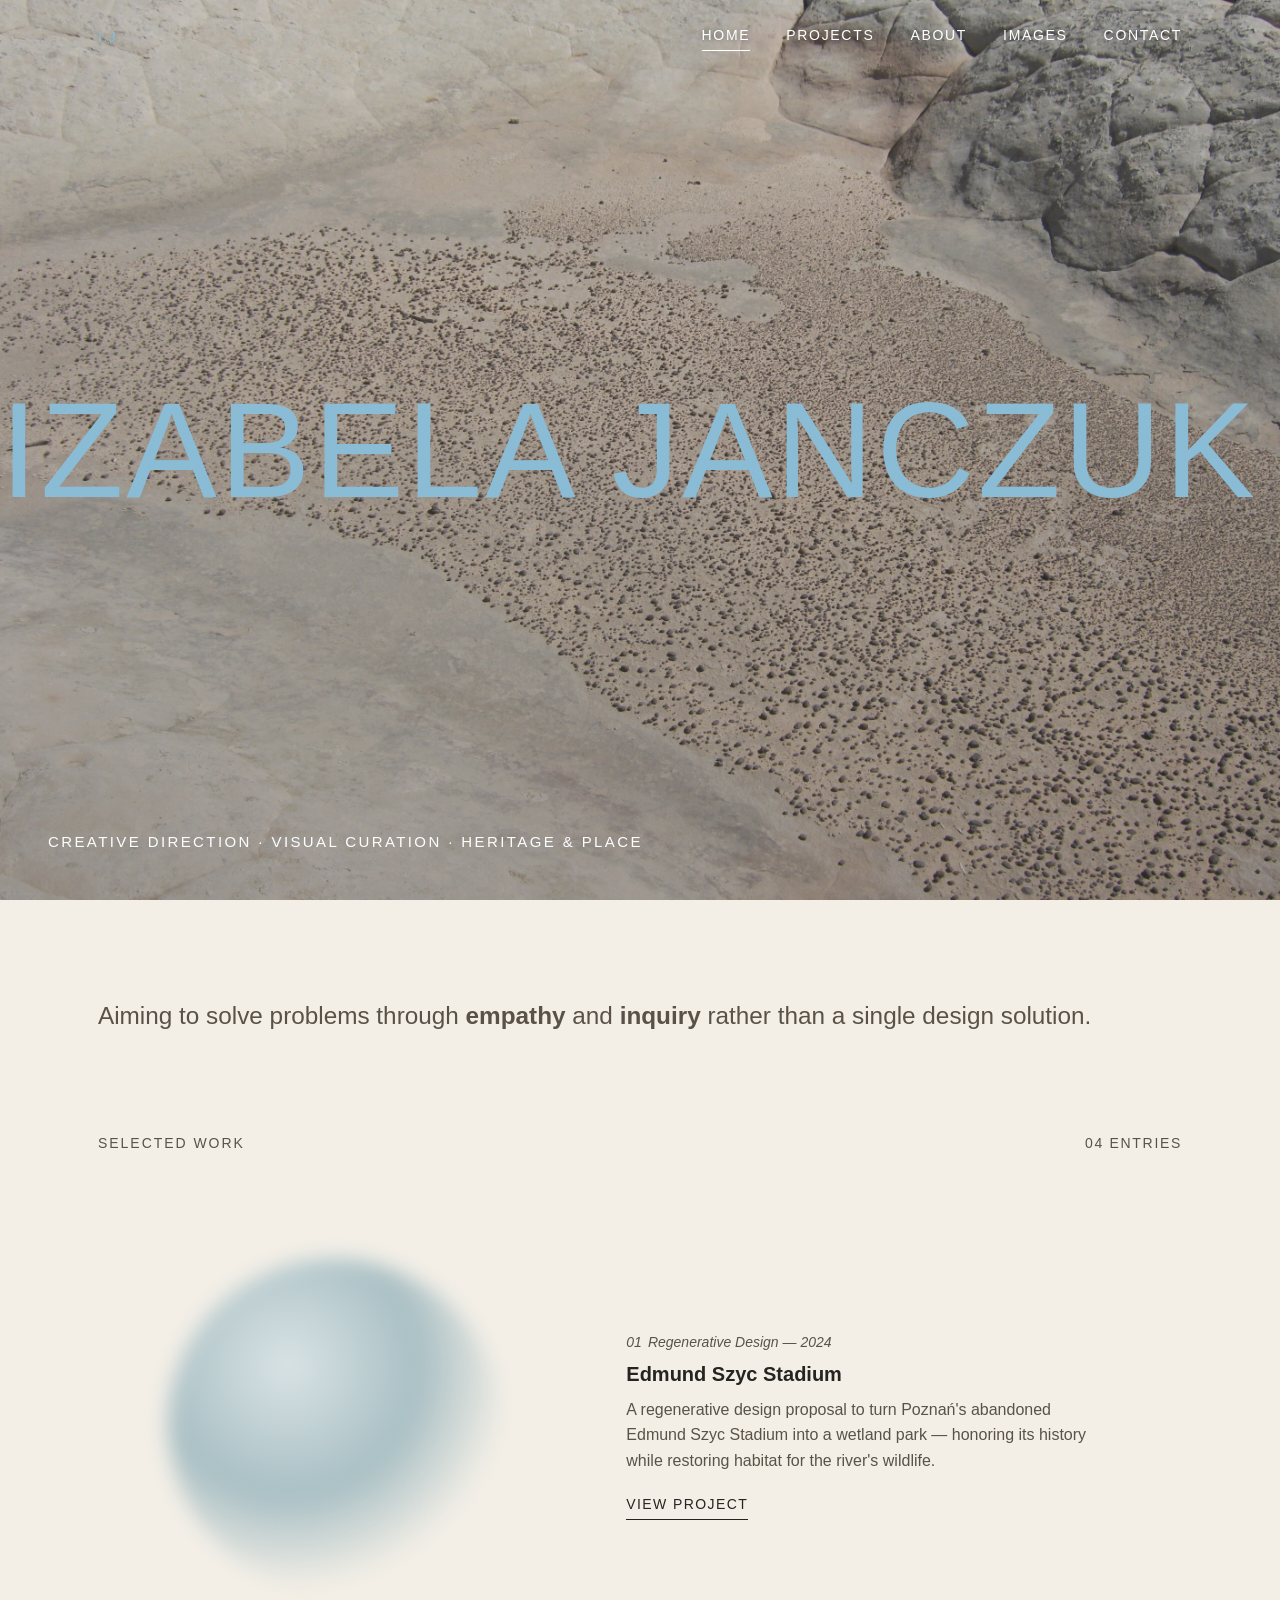
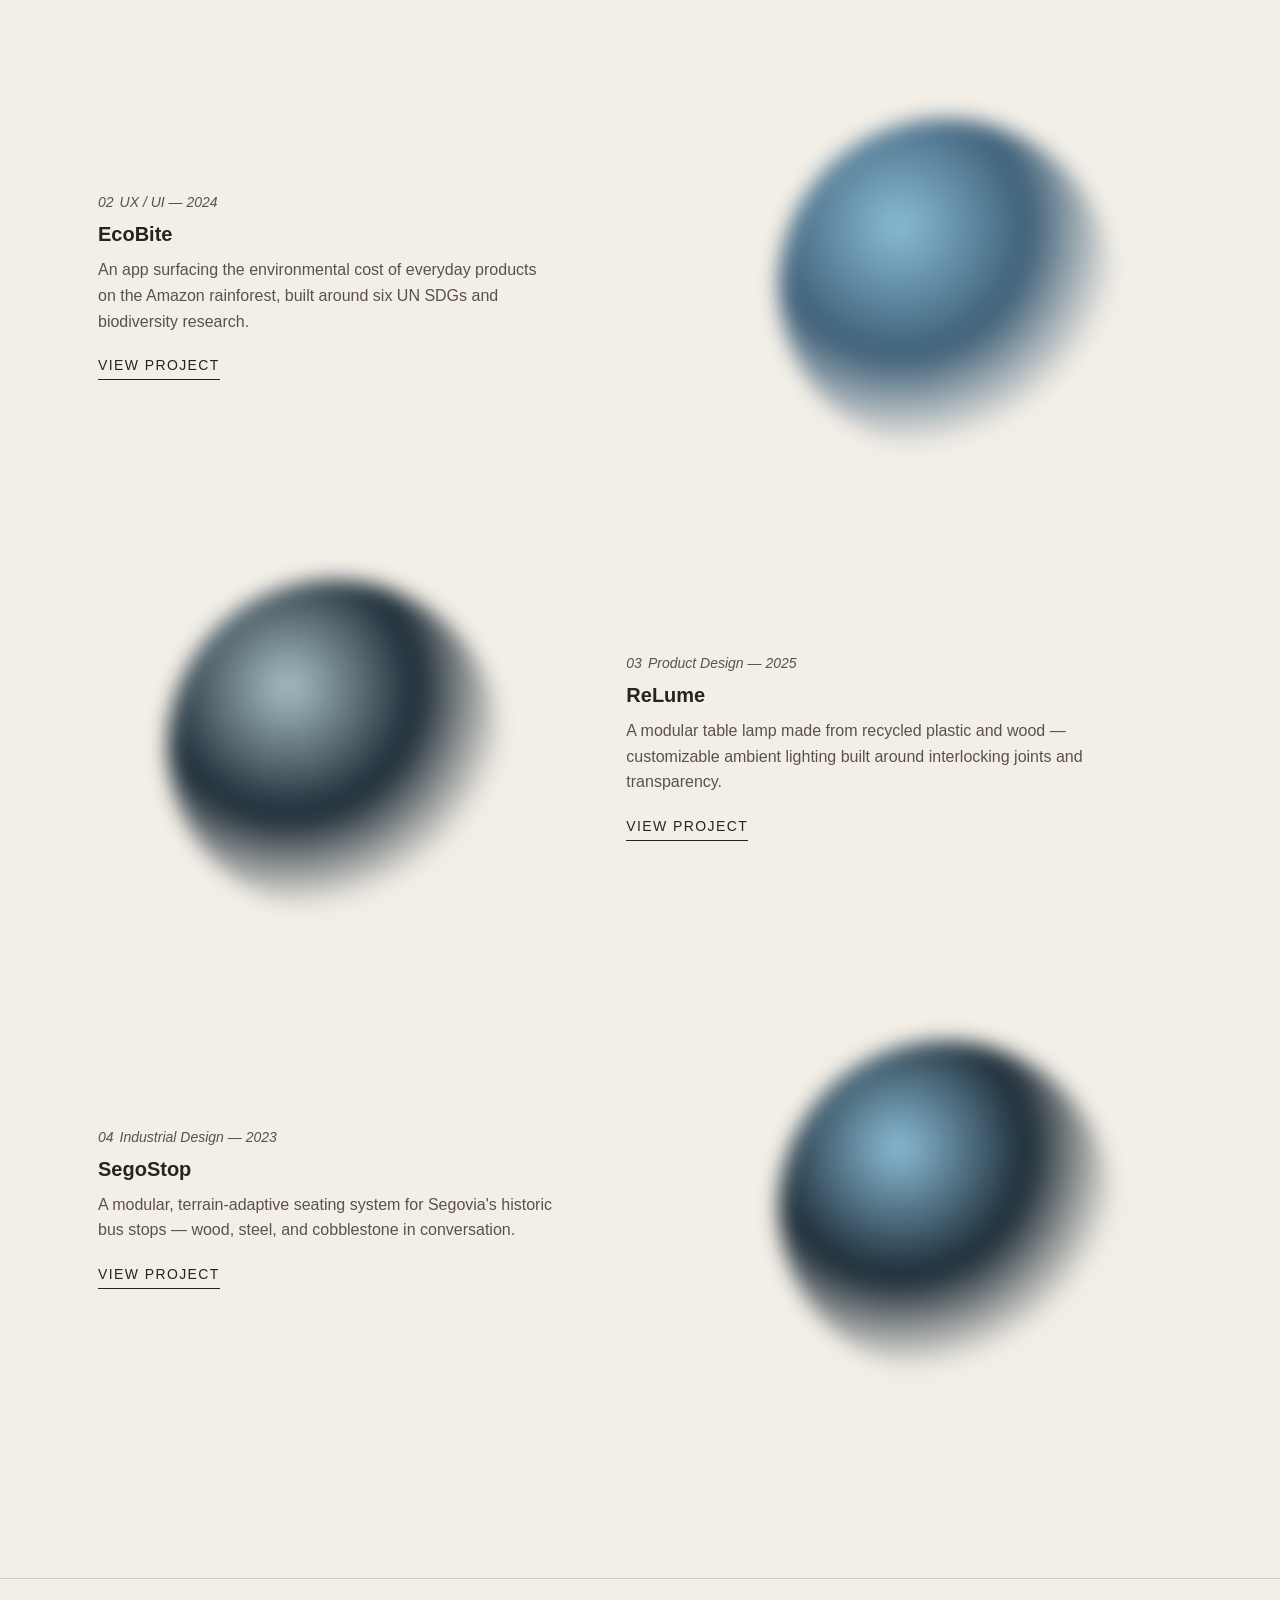
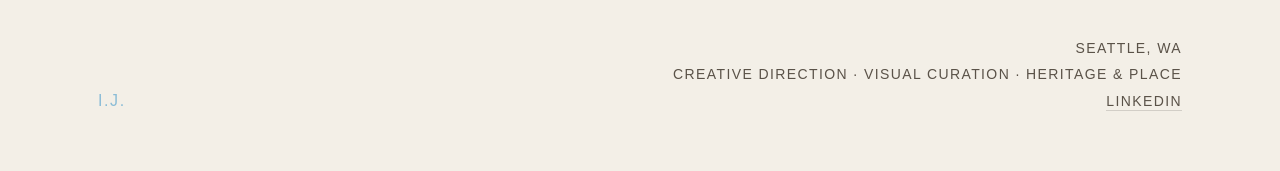
<file: index.html>
<!DOCTYPE html>
<html lang="en">
<head>
  <meta charset="UTF-8" />
  <meta name="viewport" content="width=device-width, initial-scale=1.0" />
  <title>Izabela Janczuk</title>
  <link rel="preconnect" href="https://fonts.googleapis.com" />
  <link rel="preconnect" href="https://fonts.gstatic.com" crossorigin />
  <link rel="icon" type="image/x-icon" href="favicon.ico" />
  <link rel="icon" type="image/png" sizes="32x32" href="favicon-32.png" />
  <link rel="apple-touch-icon" href="apple-touch-icon.png" />
  <link rel="stylesheet" href="styles.css" />
</head>
<body class="home-page">
<div class="grain"></div>

  <header class="site-header">
    <div class="wrap">
      <a class="logo" href="index.html">I.J.</a>
      <button class="menu-toggle" aria-label="Menu">☰</button>
      <nav class="nav">
        <a href="index.html">Home</a>
        <a href="projects.html">Projects</a>
        <a href="about.html">About</a>
        <a href="gallery.html">Images</a>
        <a href="contact.html">Contact</a>
      </nav>
    </div>
  </header>

  <main>

    <!-- Opening spread: full-bleed photograph with the name scrolling across it -->
    <section class="hero">
      <figure class="hero-fig" id="hero-fig">
        <img id="hero-photo" src="images/home-bg.jpg" alt="" />
        <p class="drop-hint" id="drop-hint">select your cover</p>
      </figure>
      <div class="hero-overlay">
        <div class="marquee">
          <div class="marquee-track">
            <span>Izabela Janczuk</span>
            <span aria-hidden="true">Izabela Janczuk</span>
          </div>
        </div>
      </div>
      <p class="hero-label">Creative Direction · Visual Curation · Heritage &amp; Place</p>
    </section>

    <!-- Intro note -->
    <section class="intro reveal">
      <p class="intro-text">Aiming to solve problems through <strong>empathy</strong> and <strong>inquiry</strong> rather than a single design solution.</p>
    </section>

    <!-- Selected work: three distinct editorial spreads, not repeated cards -->
    <div class="section-head reveal">
      <h2 class="section-title">Selected work</h2>
      <span class="section-count">04 entries</span>
    </div>

    <section class="work">

      <a class="entry reveal" href="edmundszyc.html">
        <div class="entry-visual"><div class="aura aura-a"></div></div>
        <div class="entry-copy">
          <p class="cap-num"><em>01</em>Regenerative Design — 2024</p>
          <h3 class="entry-title">Edmund Szyc Stadium</h3>
          <p class="entry-desc">A regenerative design proposal to turn Poznań's abandoned Edmund Szyc Stadium into a wetland park — honoring its history while restoring habitat for the river's wildlife.</p>
          <span class="entry-view">View project</span>
        </div>
      </a>

      <a class="entry reveal" href="ecobite.html">
        <div class="entry-visual"><div class="aura aura-b"></div></div>
        <div class="entry-copy">
          <p class="cap-num"><em>02</em>UX / UI — 2024</p>
          <h3 class="entry-title">EcoBite</h3>
          <p class="entry-desc">An app surfacing the environmental cost of everyday products on the Amazon rainforest, built around six UN SDGs and biodiversity research.</p>
          <span class="entry-view">View project</span>
        </div>
      </a>

      <a class="entry reveal" href="relume.html">
        <div class="entry-visual"><div class="aura aura-c"></div></div>
        <div class="entry-copy">
          <p class="cap-num"><em>03</em>Product Design — 2025</p>
          <h3 class="entry-title">ReLume</h3>
          <p class="entry-desc">A modular table lamp made from recycled plastic and wood — customizable ambient lighting built around interlocking joints and transparency.</p>
          <span class="entry-view">View project</span>
        </div>
      </a>

      <a class="entry reveal" href="segostop.html">
        <div class="entry-visual"><div class="aura aura-d"></div></div>
        <div class="entry-copy">
          <p class="cap-num"><em>04</em>Industrial Design — 2023</p>
          <h3 class="entry-title">SegoStop</h3>
          <p class="entry-desc">A modular, terrain-adaptive seating system for Segovia's historic bus stops — wood, steel, and cobblestone in conversation.</p>
          <span class="entry-view">View project</span>
        </div>
      </a>

    </section>

  </main>

  <footer class="site-footer">
    <div class="wrap">
      <span class="footer-wordmark">I.J.</span>
      <div class="footer-meta">
        Seattle, WA<br>
        Creative Direction · Visual Curation · Heritage &amp; Place<br>
        <a href="https://www.linkedin.com/in/izabela-janczuk/" target="_blank" rel="noopener">LinkedIn</a>
      </div>
    </div>
  </footer>

  <script src="content.js"></script>
  <script src="script.js"></script>
</body>
</html>
</file>
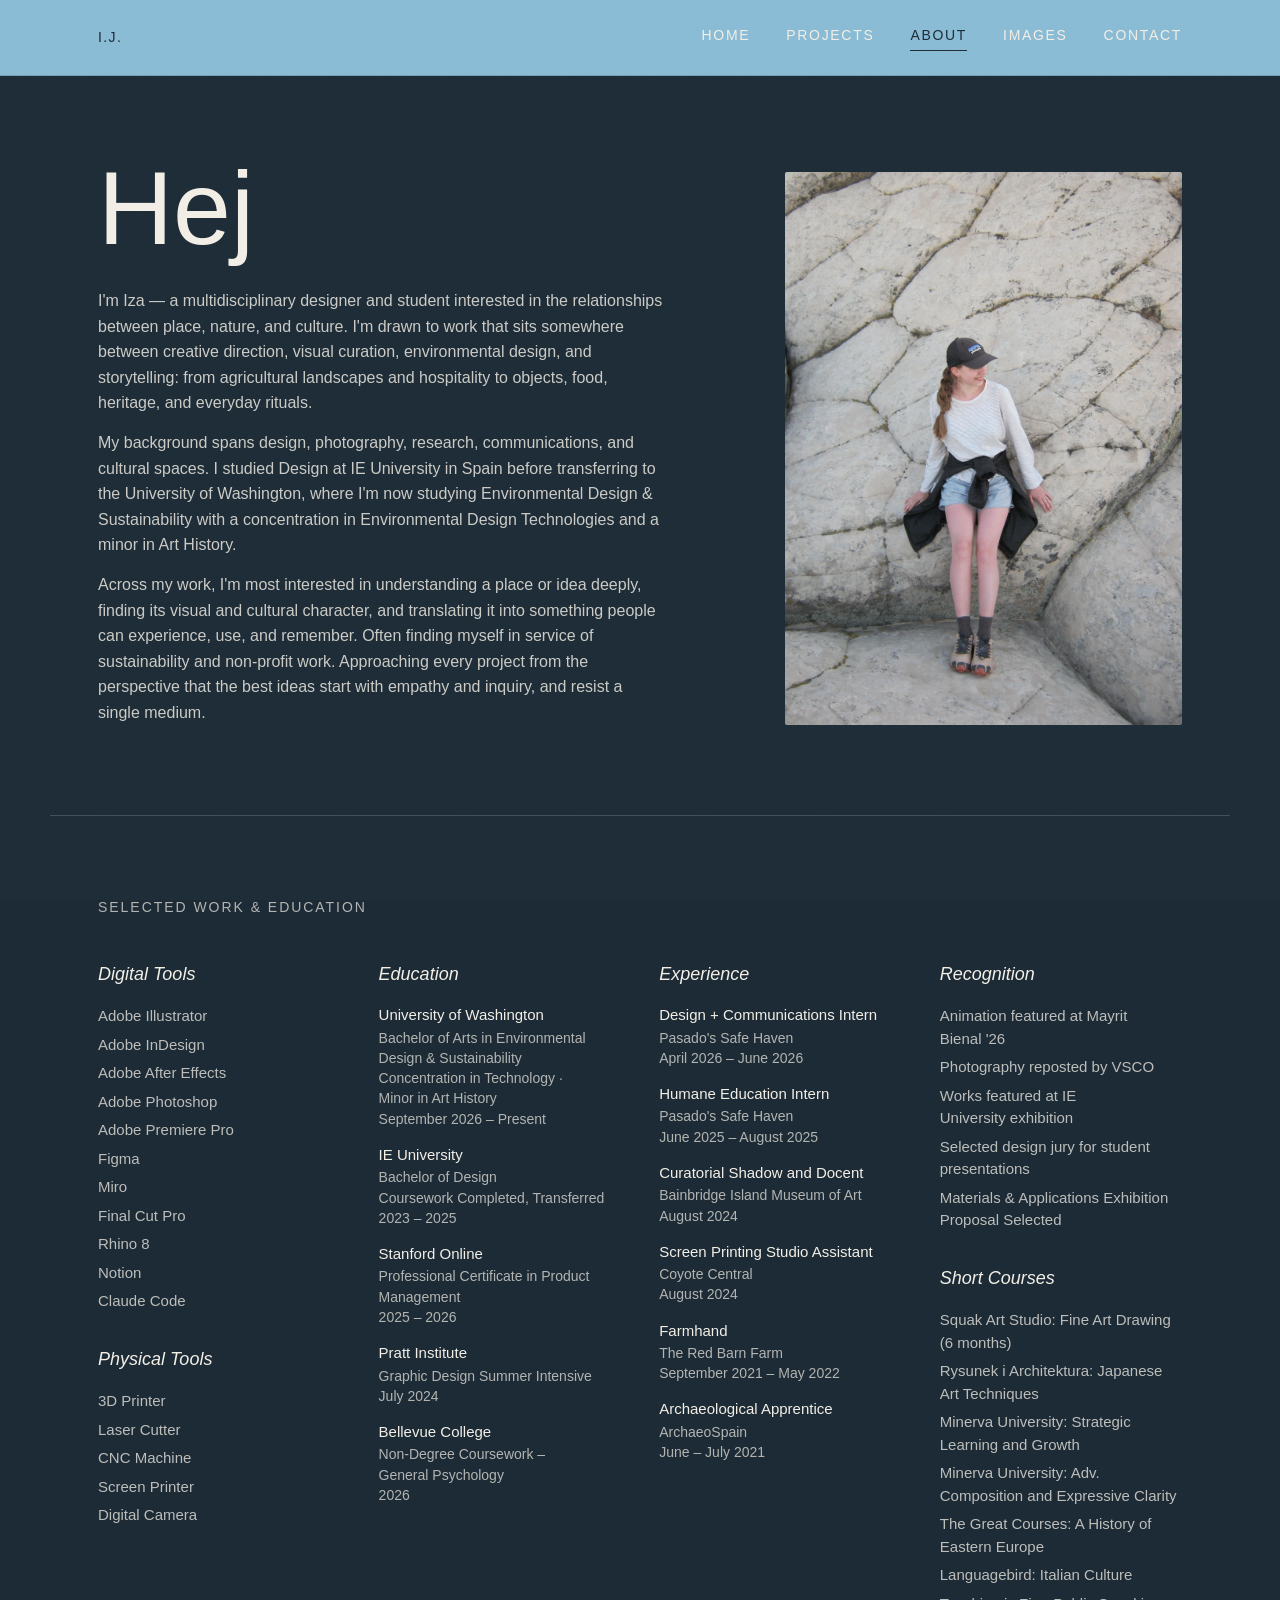
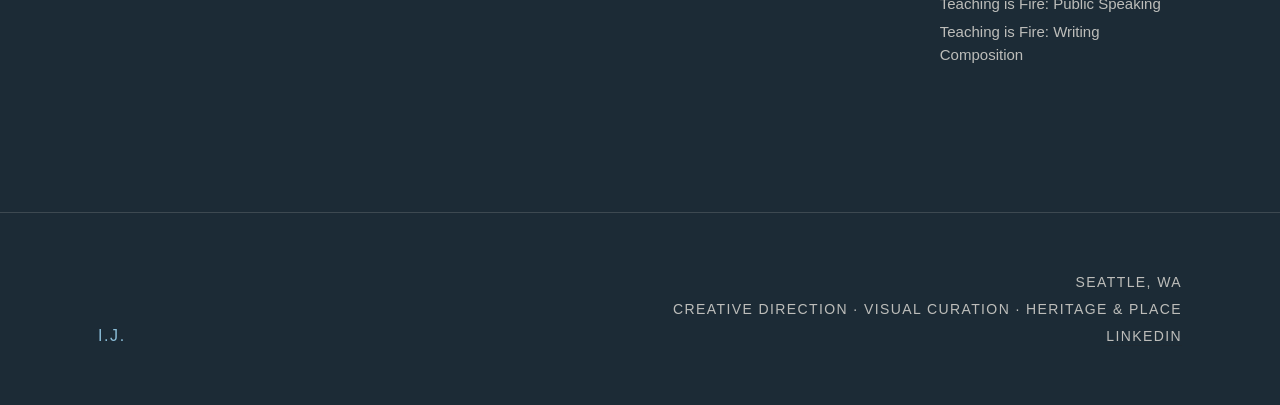
<file: about.html>
<!DOCTYPE html>
<html lang="en">
<head>
  <meta charset="UTF-8" />
  <meta name="viewport" content="width=device-width, initial-scale=1.0" />
  <title>About — Izabela Janczuk</title>
  <link rel="preconnect" href="https://fonts.googleapis.com" />
  <link rel="preconnect" href="https://fonts.gstatic.com" crossorigin />
  <link rel="icon" type="image/x-icon" href="favicon.ico" />
  <link rel="icon" type="image/png" sizes="32x32" href="favicon-32.png" />
  <link rel="apple-touch-icon" href="apple-touch-icon.png" />
  <link rel="stylesheet" href="styles.css" />
</head>
<body class="about-page">
<div class="grain"></div>

  <header class="site-header">
    <div class="wrap">
      <a class="logo" href="index.html">I.J.</a>
      <button class="menu-toggle" aria-label="Menu">☰</button>
      <nav class="nav">
        <a href="index.html">Home</a>
        <a href="projects.html">Projects</a>
        <a href="about.html">About</a>
        <a href="gallery.html">Images</a>
        <a href="contact.html">Contact</a>
      </nav>
    </div>
  </header>

  <main class="about-page">

    <!-- Greeting + bio, beside the photo -->
    <section class="about-lead wrap">
      <div>
        <p class="about-greeting">Hej</p>
        <div class="about-bio-text">
          <p>I'm Iza — a multidisciplinary designer and student interested in the relationships between place, nature, and culture. I'm drawn to work that sits somewhere between creative direction, visual curation, environmental design, and storytelling: from agricultural landscapes and hospitality to objects, food, heritage, and everyday rituals.</p>
          <p>My background spans design, photography, research, communications, and cultural spaces. I studied Design at IE University in Spain before transferring to the University of Washington, where I'm now studying Environmental Design &amp; Sustainability with a concentration in Environmental Design Technologies and a minor in Art History.</p>
          <p>Across my work, I'm most interested in understanding a place or idea deeply, finding its visual and cultural character, and translating it into something people can experience, use, and remember. Often finding myself in service of sustainability and non-profit work. Approaching every project from the perspective that the best ideas start with empathy and inquiry, and resist a single medium.</p>
        </div>
      </div>
      <div class="about-photo">
        <img class="ph-img" src="images/about-me.jpg" alt="Izabela Janczuk" />
      </div>
    </section>

    <!-- CV -->
    <section class="about-cv wrap">
      <div class="about-cv-label">Selected work &amp; education</div>

      <div class="cv-grid">

        <!-- column 1: Tools -->
        <div class="cv-col">
          <h3 class="cv-head">Digital Tools</h3>
          <ul>
            <li>Adobe Illustrator</li>
            <li>Adobe InDesign</li>
            <li>Adobe After Effects</li>
            <li>Adobe Photoshop</li>
            <li>Adobe Premiere Pro</li>
            <li>Figma</li>
            <li>Miro</li>
            <li>Final Cut Pro</li>
            <li>Rhino 8</li>
            <li>Notion</li>
            <li>Claude Code</li>
          </ul>
          <h3 class="cv-head">Physical Tools</h3>
          <ul>
            <li>3D Printer</li>
            <li>Laser Cutter</li>
            <li>CNC Machine</li>
            <li>Screen Printer</li>
            <li>Digital Camera</li>
          </ul>
        </div>

        <!-- column 2: Education -->
        <div class="cv-col">
          <h3 class="cv-head">Education</h3>
          <div class="cv-entry">
            <div class="t">University of Washington</div>
            <div class="s">Bachelor of Arts in Environmental Design &amp; Sustainability</div>
            <div class="s">Concentration in Technology · Minor&nbsp;in&nbsp;Art&nbsp;History</div>
            <div class="s">September 2026 – Present</div>
          </div>
          <div class="cv-entry">
            <div class="t">IE University</div>
            <div class="s">Bachelor of Design</div>
            <div class="s">Coursework Completed, Transferred</div>
            <div class="s">2023 – 2025</div>
          </div>
          <div class="cv-entry">
            <div class="t">Stanford Online</div>
            <div class="s">Professional Certificate in Product Management</div>
            <div class="s">2025 – 2026</div>
          </div>
          <div class="cv-entry">
            <div class="t">Pratt Institute</div>
            <div class="s">Graphic Design Summer Intensive</div>
            <div class="s">July 2024</div>
          </div>
          <div class="cv-entry">
            <div class="t">Bellevue College</div>
            <div class="s">Non-Degree Coursework – General Psychology</div>
            <div class="s">2026</div>
          </div>
        </div>

        <!-- column 3: Experience -->
        <div class="cv-col">
          <h3 class="cv-head">Experience</h3>
          <div class="cv-entry">
            <div class="t">Design + Communications Intern</div>
            <div class="s">Pasado's Safe Haven</div>
            <div class="s">April 2026 – June 2026</div>
          </div>
          <div class="cv-entry">
            <div class="t">Humane Education Intern</div>
            <div class="s">Pasado's Safe Haven</div>
            <div class="s">June 2025 – August 2025</div>
          </div>
          <div class="cv-entry">
            <div class="t">Curatorial Shadow and Docent</div>
            <div class="s">Bainbridge Island Museum of Art</div>
            <div class="s">August 2024</div>
          </div>
          <div class="cv-entry">
            <div class="t">Screen Printing Studio Assistant</div>
            <div class="s">Coyote Central</div>
            <div class="s">August 2024</div>
          </div>
          <div class="cv-entry">
            <div class="t">Farmhand</div>
            <div class="s">The Red Barn Farm</div>
            <div class="s">September 2021 – May 2022</div>
          </div>
          <div class="cv-entry">
            <div class="t">Archaeological Apprentice</div>
            <div class="s">ArchaeoSpain</div>
            <div class="s">June – July 2021</div>
          </div>
        </div>

        <!-- column 4: Recognition + Short Courses -->
        <div class="cv-col">
          <h3 class="cv-head">Recognition</h3>
          <ul>
            <li>Animation featured at Mayrit Bienal '26</li>
            <li>Photography reposted by VSCO</li>
            <li>Works featured at IE University exhibition</li>
            <li>Selected design jury for student presentations</li>
            <li>Materials &amp; Applications Exhibition Proposal Selected</li>
          </ul>
          <h3 class="cv-head">Short Courses</h3>
          <ul>
            <li>Squak Art Studio: Fine Art Drawing (6 months)</li>
            <li>Rysunek i Architektura: Japanese Art Techniques</li>
            <li>Minerva University: Strategic Learning and Growth</li>
            <li>Minerva University: Adv. Composition and Expressive Clarity</li>
            <li>The Great Courses: A History of Eastern Europe</li>
            <li>Languagebird: Italian Culture</li>
            <li>Teaching is Fire: Public Speaking</li>
            <li>Teaching is Fire: Writing Composition</li>
          </ul>
        </div>

      </div>
    </section>

  </main>

  <footer class="site-footer">
    <div class="wrap">
      <span class="footer-wordmark">I.J.</span>
      <div class="footer-meta">
        Seattle, WA<br>
        Creative Direction · Visual Curation · Heritage &amp; Place<br>
        <a href="https://www.linkedin.com/in/izabela-janczuk/" target="_blank" rel="noopener">LinkedIn</a>
      </div>
    </div>
  </footer>

  <script src="content.js"></script>
  <script src="script.js"></script>
</body>
</html>
</file>
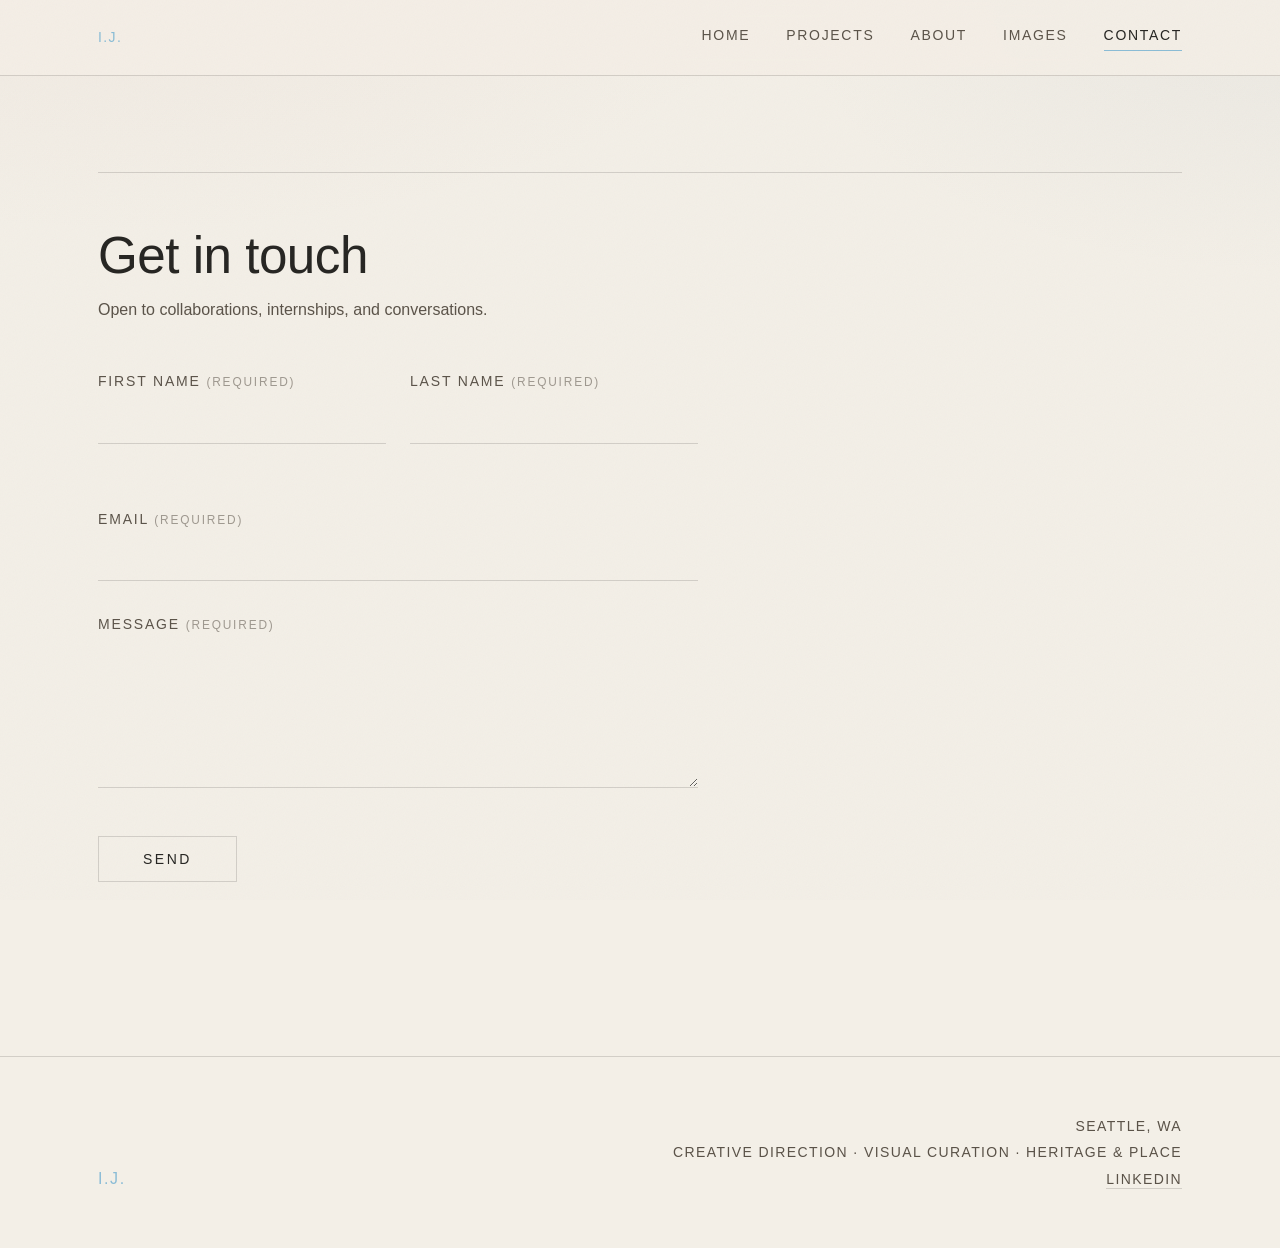
<file: contact.html>
<!DOCTYPE html>
<html lang="en">
<head>
  <meta charset="UTF-8" />
  <meta name="viewport" content="width=device-width, initial-scale=1.0" />
  <title>Contact — Izabela Janczuk</title>
  <link rel="preconnect" href="https://fonts.googleapis.com" />
  <link rel="preconnect" href="https://fonts.gstatic.com" crossorigin />
  <link rel="icon" type="image/x-icon" href="favicon.ico" />
  <link rel="icon" type="image/png" sizes="32x32" href="favicon-32.png" />
  <link rel="apple-touch-icon" href="apple-touch-icon.png" />
  <link rel="stylesheet" href="styles.css" />
</head>
<body>
<div class="grain"></div>

  <header class="site-header">
    <div class="wrap">
      <a class="logo" href="index.html">I.J.</a>
      <button class="menu-toggle" aria-label="Menu">☰</button>
      <nav class="nav">
        <a href="index.html">Home</a>
        <a href="projects.html">Projects</a>
        <a href="about.html">About</a>
        <a href="gallery.html">Images</a>
        <a href="contact.html">Contact</a>
      </nav>
    </div>
  </header>

  <main class="contact-page">
    <div class="wrap">
      <div class="contact-head">
        <h1 class="page-display">Get in touch</h1>
        <p class="page-lead">Open to collaborations, internships, and conversations.</p>
      </div>

      <form id="contact-form" class="form">
        <div class="name-row">
          <div class="field">
            <label for="firstName">First name <span class="req">(required)</span></label>
            <input id="firstName" name="firstName" type="text" required />
          </div>
          <div class="field">
            <label for="lastName">Last name <span class="req">(required)</span></label>
            <input id="lastName" name="lastName" type="text" required />
          </div>
        </div>

        <div class="field">
          <label for="email">Email <span class="req">(required)</span></label>
          <input id="email" name="email" type="email" required />
        </div>

        <div class="field">
          <label for="message">Message <span class="req">(required)</span></label>
          <textarea id="message" name="message" required></textarea>
        </div>

        <button class="btn-send" type="submit">Send</button>
        <p id="form-status" class="form-status" role="status"></p>
      </form>
    </div>
  </main>

  <footer class="site-footer">
    <div class="wrap">
      <span class="footer-wordmark">I.J.</span>
      <div class="footer-meta">
        Seattle, WA<br>
        Creative Direction · Visual Curation · Heritage &amp; Place<br>
        <a href="https://www.linkedin.com/in/izabela-janczuk/" target="_blank" rel="noopener">LinkedIn</a>
      </div>
    </div>
  </footer>

  <script src="content.js"></script>
  <script src="script.js"></script>

  <script>
    const FORMSPREE_ENDPOINT = "https://formspree.io/f/maqgadkk";
    const form = document.getElementById("contact-form");
    const status = document.getElementById("form-status");

    form.addEventListener("submit", async (e) => {
      e.preventDefault();
      status.textContent = "Sending…";
      try {
        const res = await fetch(FORMSPREE_ENDPOINT, {
          method: "POST",
          headers: { "Accept": "application/json" },
          body: new FormData(form),
        });
        if (res.ok) {
          form.reset();
          status.textContent = "Thank you — your message has been sent.";
        } else {
          status.textContent = "Something went wrong — please try again in a moment.";
        }
      } catch {
        status.textContent = "Couldn't send right now — please check your connection.";
      }
    });
  </script>
</body>
</html>
</file>
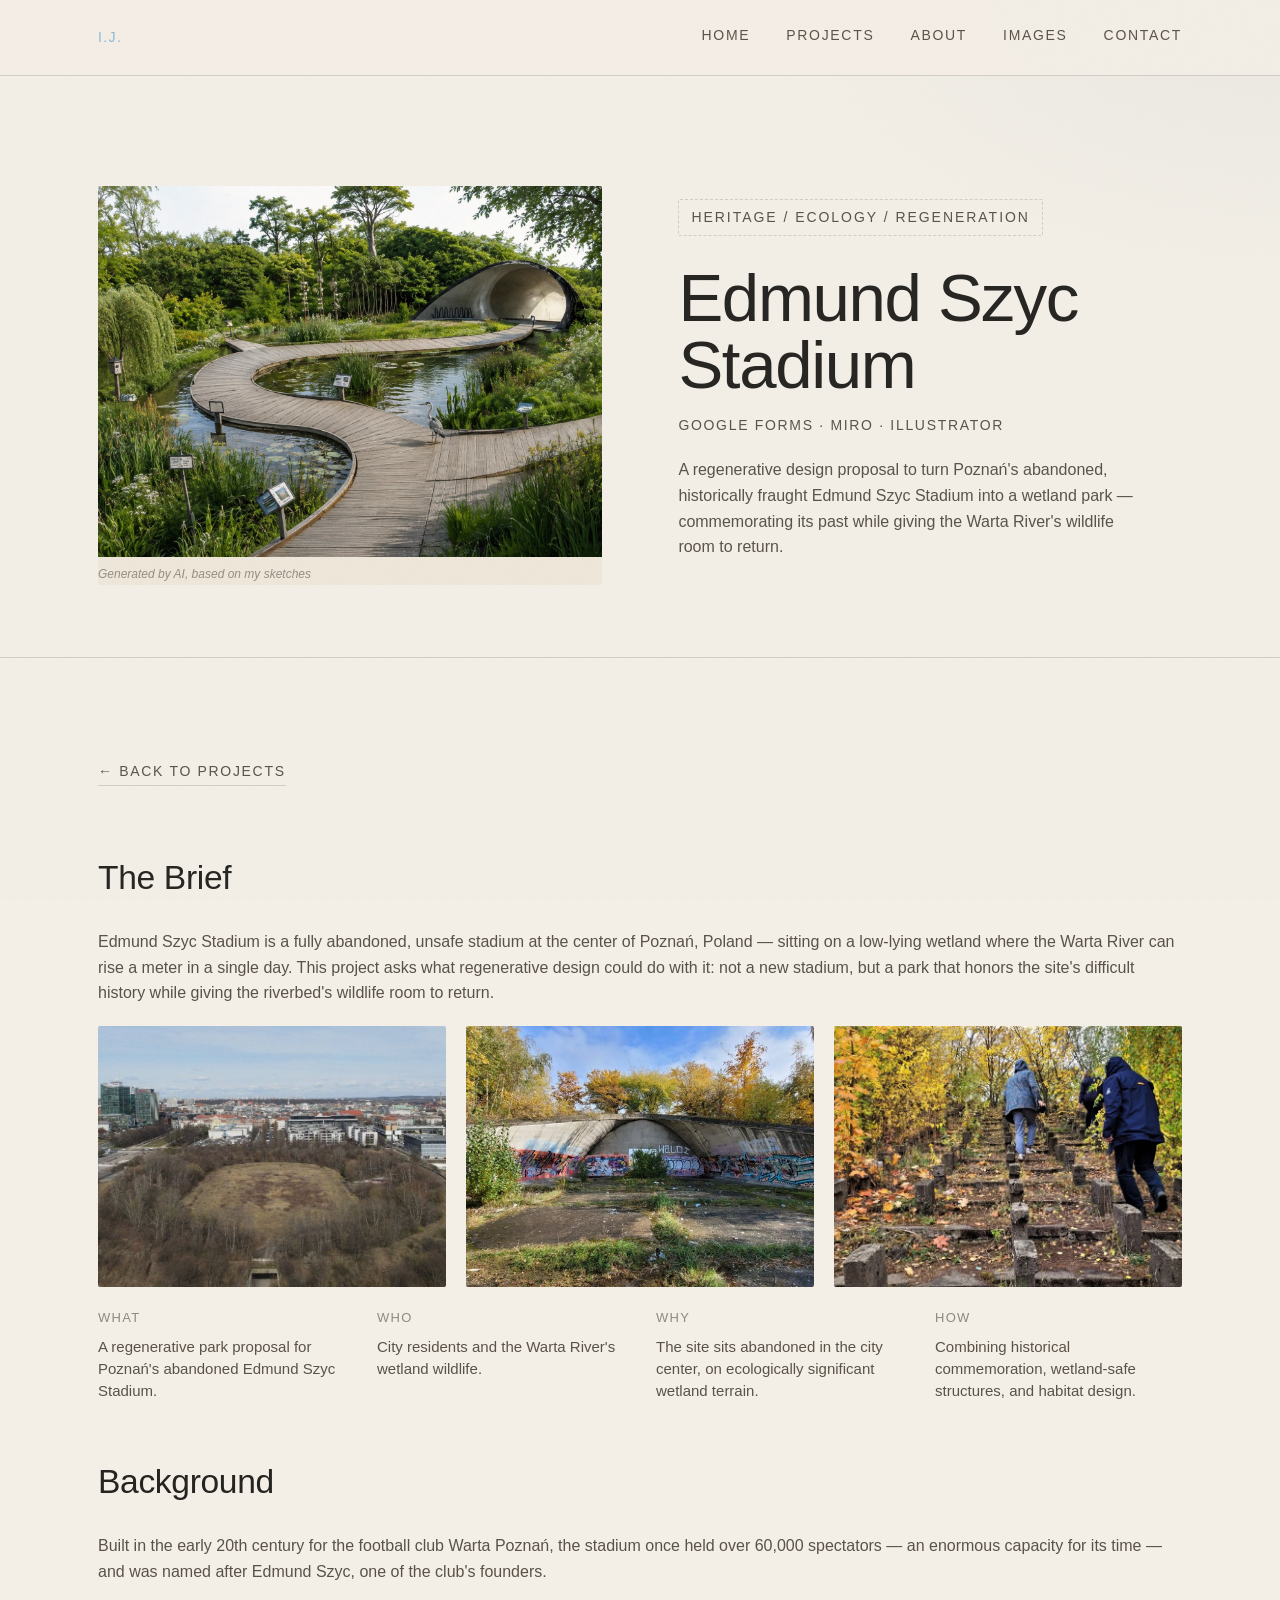
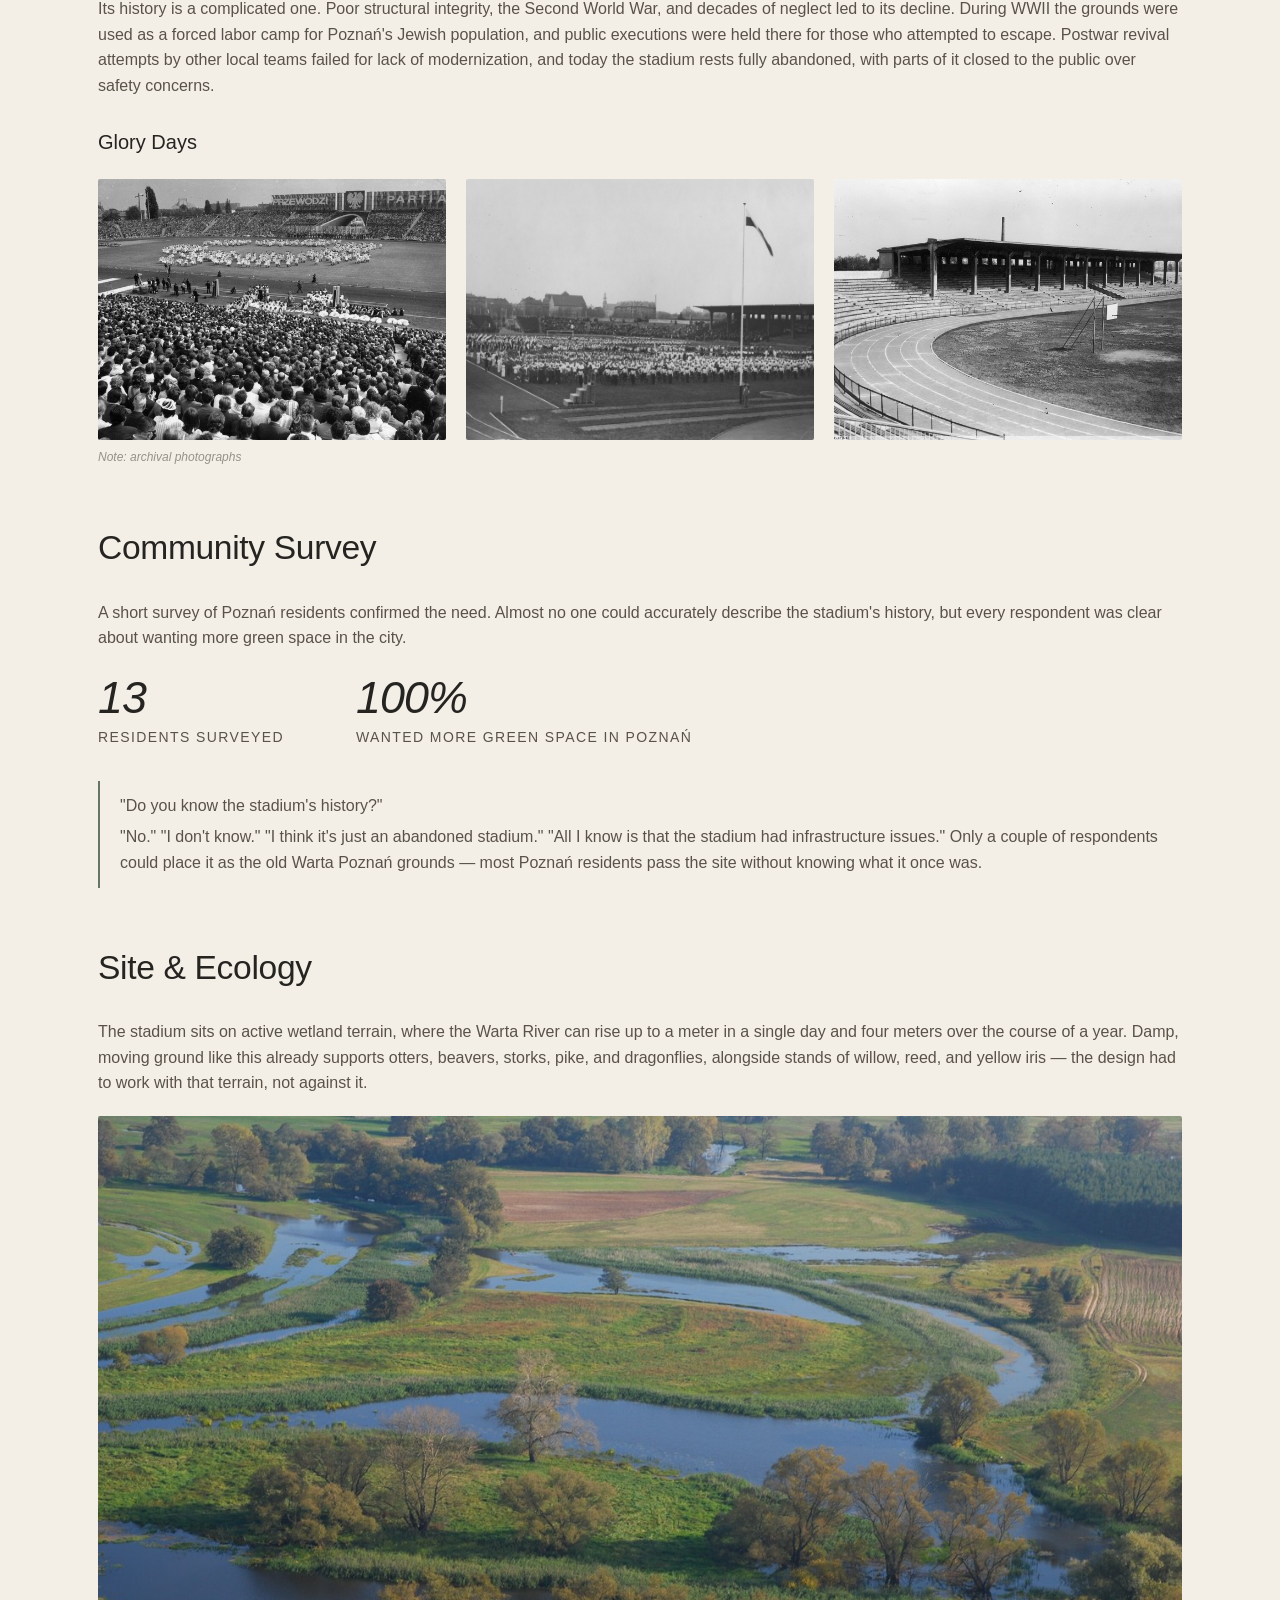
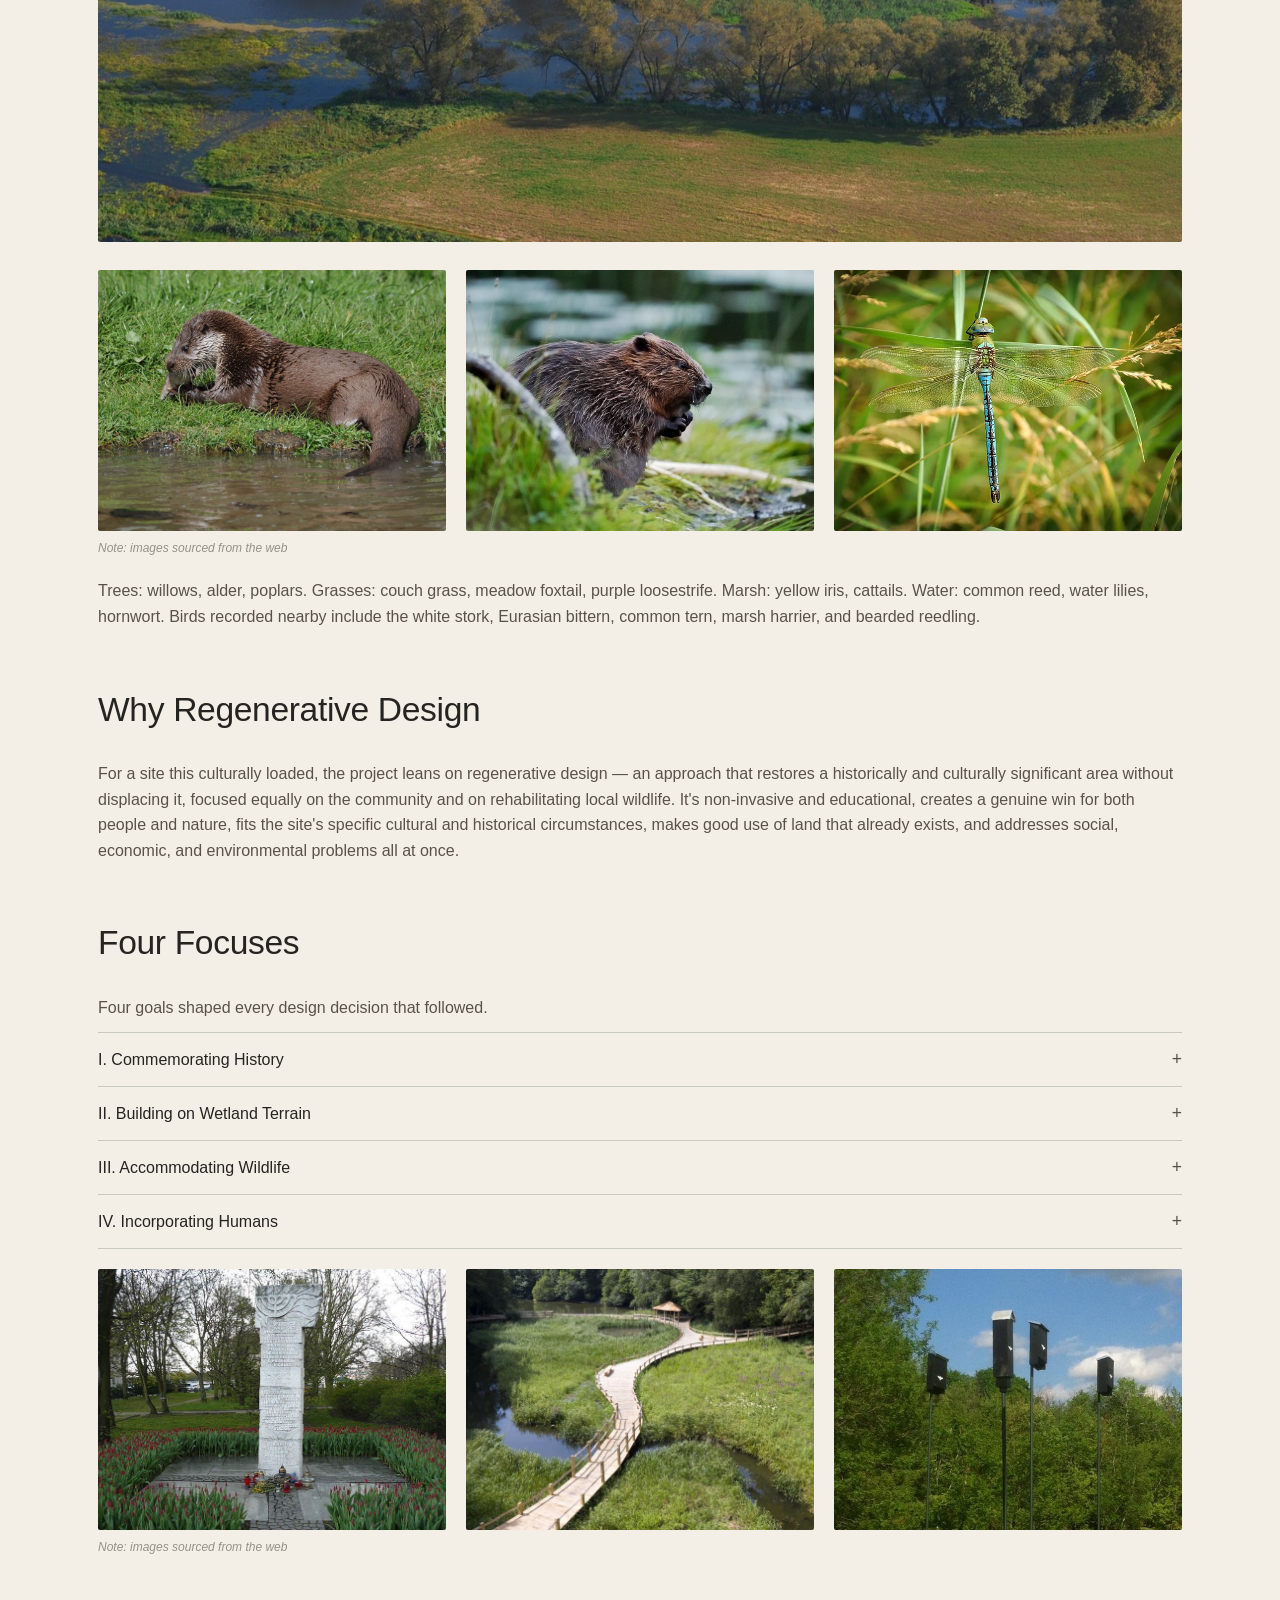
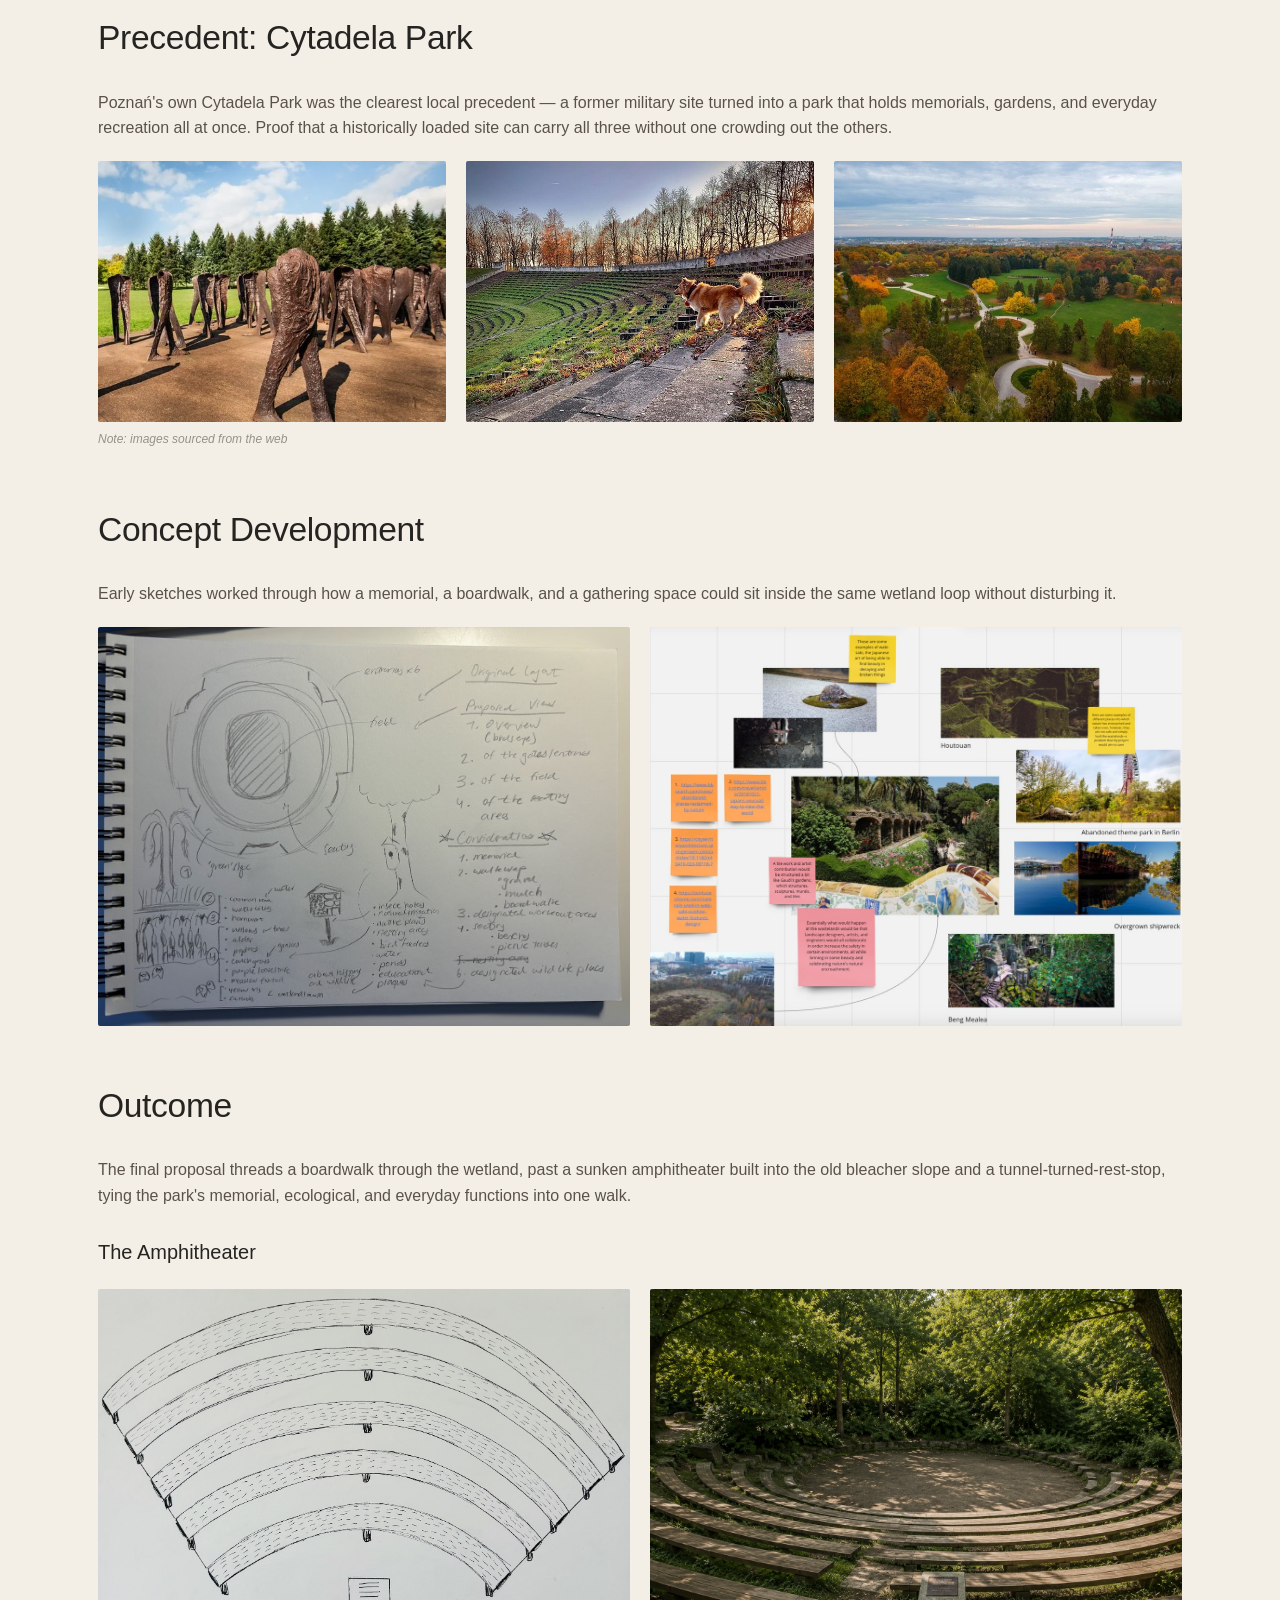
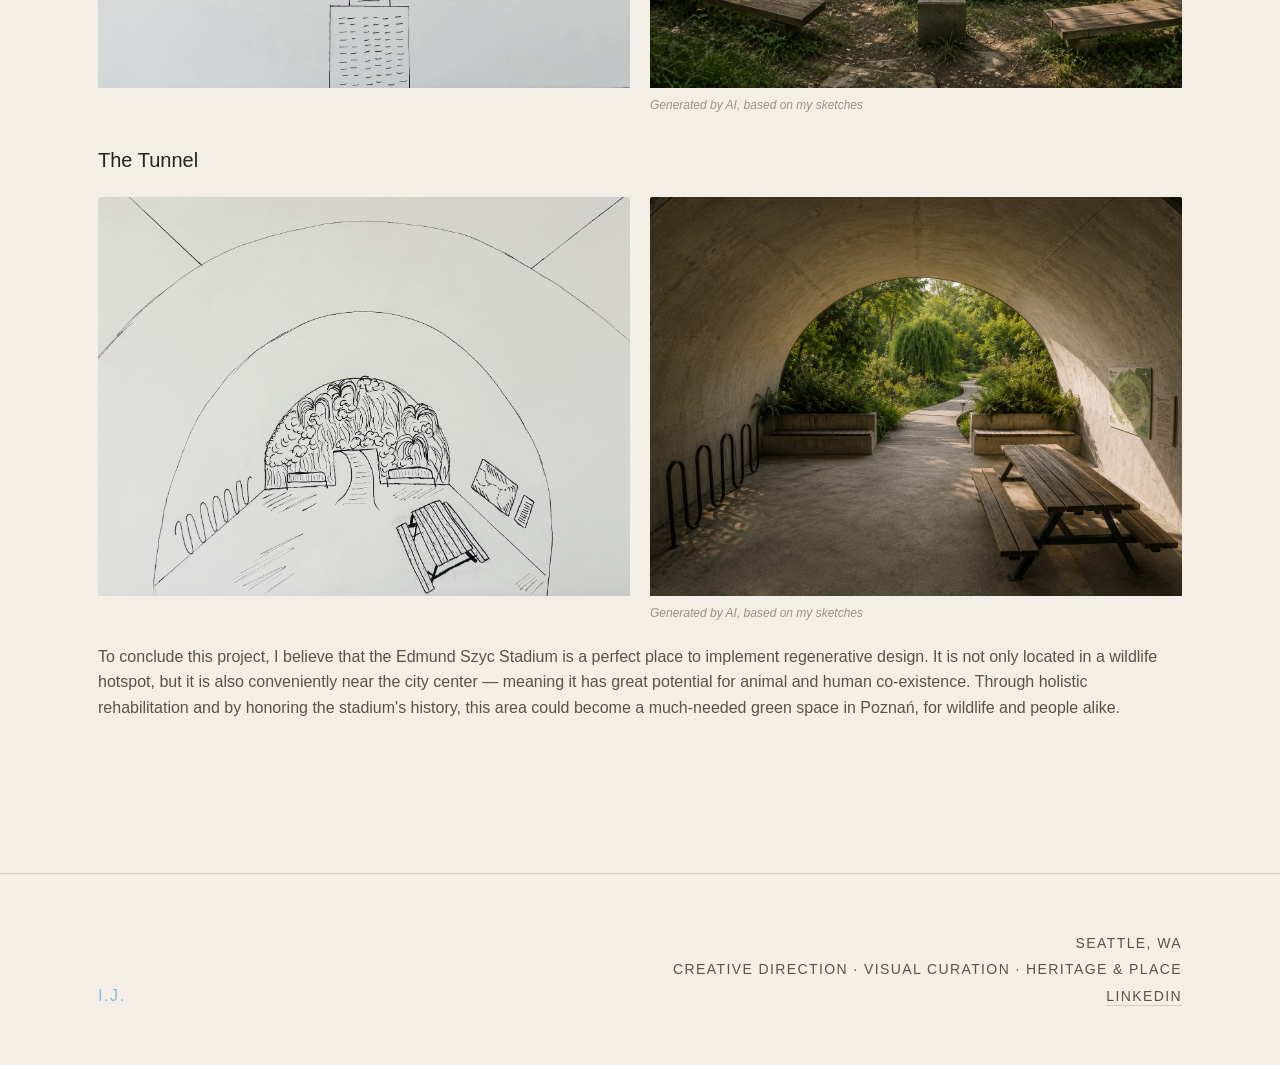
<file: edmundszyc.html>
<!DOCTYPE html>
<html lang="en">
<head>
  <meta charset="UTF-8" />
  <meta name="viewport" content="width=device-width, initial-scale=1.0" />
  <title>Edmund Szyc Stadium — Izabela Janczuk</title>
  <link rel="preconnect" href="https://fonts.googleapis.com" />
  <link rel="preconnect" href="https://fonts.gstatic.com" crossorigin />
  <link rel="icon" type="image/x-icon" href="favicon.ico" />
  <link rel="icon" type="image/png" sizes="32x32" href="favicon-32.png" />
  <link rel="apple-touch-icon" href="apple-touch-icon.png" />
  <link rel="stylesheet" href="styles.css" />
</head>
<body class="edmundszyc-page">
<div class="grain"></div>

  <header class="site-header">
    <div class="wrap">
      <a class="logo" href="index.html">I.J.</a>
      <button class="menu-toggle" aria-label="Menu">☰</button>
      <nav class="nav">
        <a href="index.html">Home</a>
        <a href="projects.html">Projects</a>
        <a href="about.html">About</a>
        <a href="gallery.html">Images</a>
        <a href="contact.html">Contact</a>
      </nav>
    </div>
  </header>

  <!-- HERO -->
  <section class="cs-hero">
    <div class="wrap">
      <figure class="cs-hero-fig">
        <img src="images/edmundszyc/hero.jpg" alt="A winding wooden boardwalk through the regenerated wetland, leading to a curved concrete shelter, with a heron standing at the water's edge" />
        <figcaption class="source-note">Generated by AI, based on my sketches</figcaption>
      </figure>
      <div>
        <div class="tag">Heritage / Ecology / Regeneration</div>
        <h1 class="cs-title">Edmund Szyc Stadium</h1>
        <div class="cs-meta">Google Forms · Miro · Illustrator</div>
        <p class="cs-desc">A regenerative design proposal to turn Poznań's abandoned, historically fraught Edmund Szyc Stadium into a wetland park — commemorating its past while giving the Warta River's wildlife room to return.</p>
      </div>
    </div>
  </section>

  <!-- BODY -->
  <main class="cs-body">
    <div class="wrap">

      <a class="cs-back" href="projects.html">← Back to projects</a>

      <!-- 1. The Brief -->
      <section class="cs-section">
        <h2 class="cs-h">The Brief</h2>
        <div class="cs-text">
          <p>Edmund Szyc Stadium is a fully abandoned, unsafe stadium at the center of Poznań, Poland — sitting on a low-lying wetland where the Warta River can rise a meter in a single day. This project asks what regenerative design could do with it: not a new stadium, but a park that honors the site's difficult history while giving the riverbed's wildlife room to return.</p>
        </div>
        <div class="sego-trio">
          <figure>
            <img src="images/edmundszyc/site-aerial.jpg" alt="Aerial view of the abandoned stadium grounds, overtaken by grass and trees, in the middle of the city" loading="lazy" />
          </figure>
          <figure>
            <img src="images/edmundszyc/site-graffiti-wall.jpg" alt="The stadium's curved concrete retaining wall, covered in graffiti and overgrown grass" loading="lazy" />
          </figure>
          <figure>
            <img src="images/edmundszyc/site-bleachers.jpg" alt="Two people walking down the stadium's collapsing wooden bleachers, covered in fallen autumn leaves" loading="lazy" />
          </figure>
        </div>
        <dl class="brief-grid">
          <div>
            <dt>What</dt>
            <dd>A regenerative park proposal for Poznań's abandoned Edmund Szyc Stadium.</dd>
          </div>
          <div>
            <dt>Who</dt>
            <dd>City residents and the Warta River's wetland wildlife.</dd>
          </div>
          <div>
            <dt>Why</dt>
            <dd>The site sits abandoned in the city center, on ecologically significant wetland terrain.</dd>
          </div>
          <div>
            <dt>How</dt>
            <dd>Combining historical commemoration, wetland-safe structures, and habitat design.</dd>
          </div>
        </dl>
      </section>

      <!-- 2. Background -->
      <section class="cs-section">
        <h2 class="cs-h">Background</h2>
        <div class="cs-text">
          <p>Built in the early 20th century for the football club Warta Poznań, the stadium once held over 60,000 spectators — an enormous capacity for its time — and was named after Edmund Szyc, one of the club's founders.</p>
          <p>Its history is a complicated one. Poor structural integrity, the Second World War, and decades of neglect led to its decline. During WWII the grounds were used as a forced labor camp for Poznań's Jewish population, and public executions were held there for those who attempted to escape. Postwar revival attempts by other local teams failed for lack of modernization, and today the stadium rests fully abandoned, with parts of it closed to the public over safety concerns.</p>
        </div>
        <p class="cs-subh">Glory Days</p>
        <div class="sego-trio">
          <figure>
            <img src="images/edmundszyc/history-crowd.jpg" alt="Archival photograph of a packed crowd watching a formation display on the stadium field" loading="lazy" />
          </figure>
          <figure>
            <img src="images/edmundszyc/history-formation.jpg" alt="Archival photograph of a large formation of people assembled on the stadium field beneath a flag" loading="lazy" />
          </figure>
          <figure>
            <img src="images/edmundszyc/history-grandstand.jpg" alt="Archival photograph of the stadium's covered grandstand and running track" loading="lazy" />
          </figure>
        </div>
        <p class="source-note">Note: archival photographs</p>
      </section>

      <!-- 3. Community Survey -->
      <section class="cs-section">
        <h2 class="cs-h">Community Survey</h2>
        <div class="cs-text">
          <p>A short survey of Poznań residents confirmed the need. Almost no one could accurately describe the stadium's history, but every respondent was clear about wanting more green space in the city.</p>
        </div>
        <div class="sego-metrics">
          <div>
            <span class="sego-metric-num">13</span>
            <span class="sego-metric-label">Residents surveyed</span>
          </div>
          <div>
            <span class="sego-metric-num">100%</span>
            <span class="sego-metric-label">Wanted more green space in Poznań</span>
          </div>
        </div>
        <div class="sego-pivot">
          <p class="sego-pivot-title">"Do you know the stadium's history?"</p>
          <p>"No." "I don't know." "I think it's just an abandoned stadium." "All I know is that the stadium had infrastructure issues." Only a couple of respondents could place it as the old Warta Poznań grounds — most Poznań residents pass the site without knowing what it once was.</p>
        </div>
      </section>

      <!-- 4. Site & Ecology -->
      <section class="cs-section">
        <h2 class="cs-h">Site &amp; Ecology</h2>
        <div class="cs-text">
          <p>The stadium sits on active wetland terrain, where the Warta River can rise up to a meter in a single day and four meters over the course of a year. Damp, moving ground like this already supports otters, beavers, storks, pike, and dragonflies, alongside stands of willow, reed, and yellow iris — the design had to work with that terrain, not against it.</p>
        </div>
        <div class="sego-lead">
          <img src="images/edmundszyc/biome-wetland.jpg" alt="Aerial view of the Warta River meandering through wetland grassland" loading="lazy" />
        </div>
        <div class="sego-trio">
          <figure>
            <img src="images/edmundszyc/species-otter.jpg" alt="European otter at the water's edge" loading="lazy" />
          </figure>
          <figure>
            <img src="images/edmundszyc/species-beaver.jpg" alt="European beaver among reeds" loading="lazy" />
          </figure>
          <figure>
            <img src="images/edmundszyc/species-dragonfly.jpg" alt="Dragonfly resting on tall grass" loading="lazy" />
          </figure>
        </div>
        <p class="source-note">Note: images sourced from the web</p>
        <div class="cs-text">
          <p>Trees: willows, alder, poplars. Grasses: couch grass, meadow foxtail, purple loosestrife. Marsh: yellow iris, cattails. Water: common reed, water lilies, hornwort. Birds recorded nearby include the white stork, Eurasian bittern, common tern, marsh harrier, and bearded reedling.</p>
        </div>
      </section>

      <!-- 5. Why Regenerative Design -->
      <section class="cs-section">
        <h2 class="cs-h">Why Regenerative Design</h2>
        <div class="cs-text">
          <p>For a site this culturally loaded, the project leans on regenerative design — an approach that restores a historically and culturally significant area without displacing it, focused equally on the community and on rehabilitating local wildlife. It's non-invasive and educational, creates a genuine win for both people and nature, fits the site's specific cultural and historical circumstances, makes good use of land that already exists, and addresses social, economic, and environmental problems all at once.</p>
        </div>
      </section>

      <!-- 6. Four Focuses -->
      <section class="cs-section">
        <h2 class="cs-h">Four Focuses</h2>
        <div class="cs-text">
          <p>Four goals shaped every design decision that followed.</p>
        </div>
        <div class="acc-group">
          <details class="acc">
            <summary>I. Commemorating History</summary>
            <div class="acc-body">
              <p>A meaningful memorial for the site's history — symbolic, easy to access, and non-invasive to the park around it.</p>
            </div>
          </details>
          <details class="acc">
            <summary>II. Building on Wetland Terrain</summary>
            <div class="acc-body">
              <p>Structures strong enough to withstand shifting water levels, erosion, and unstable ground — like boardwalks raised above the ecosystem rather than built into it.</p>
            </div>
          </details>
          <details class="acc">
            <summary>III. Accommodating Wildlife</summary>
            <div class="acc-body">
              <p>Bat boxes, nesting boxes, ponds, insect hotels, and local-only flora, with as little human interference and disturbance as possible.</p>
            </div>
          </details>
          <details class="acc">
            <summary>IV. Incorporating Humans</summary>
            <div class="acc-body">
              <p>Benches, informational plaques and maps, boardwalks, gravel pathways, a shelter, solar lighting, and a bike rack.</p>
            </div>
          </details>
        </div>
        <div class="sego-trio">
          <figure>
            <img src="images/edmundszyc/precedent-memorial.jpg" alt="Reference: a stone memorial surrounded by tulips in a park" loading="lazy" />
          </figure>
          <figure>
            <img src="images/edmundszyc/precedent-boardwalk.jpg" alt="Reference: a wooden boardwalk raised over a wetland forest floor" loading="lazy" />
          </figure>
          <figure>
            <img src="images/edmundszyc/precedent-batbox.jpg" alt="Reference: bat boxes mounted on poles beside a pond" loading="lazy" />
          </figure>
        </div>
        <p class="source-note">Note: images sourced from the web</p>
      </section>

      <!-- 7. Precedent: Cytadela Park -->
      <section class="cs-section">
        <h2 class="cs-h">Precedent: Cytadela Park</h2>
        <div class="cs-text">
          <p>Poznań's own Cytadela Park was the clearest local precedent — a former military site turned into a park that holds memorials, gardens, and everyday recreation all at once. Proof that a historically loaded site can carry all three without one crowding out the others.</p>
        </div>
        <div class="sego-trio">
          <figure>
            <img src="images/edmundszyc/cytadela-memorial.jpg" alt="Bronze memorial sculpture at Cytadela Park" loading="lazy" />
          </figure>
          <figure>
            <img src="images/edmundszyc/cytadela-amphitheater.jpg" alt="Overgrown amphitheater seating at Cytadela Park" loading="lazy" />
          </figure>
          <figure>
            <img src="images/edmundszyc/cytadela-aerial.jpg" alt="Aerial view of Cytadela Park's winding paths in autumn" loading="lazy" />
          </figure>
        </div>
        <p class="source-note">Note: images sourced from the web</p>
      </section>

      <!-- 8. Concept Development -->
      <section class="cs-section">
        <h2 class="cs-h">Concept Development</h2>
        <div class="cs-text">
          <p>Early sketches worked through how a memorial, a boardwalk, and a gathering space could sit inside the same wetland loop without disturbing it.</p>
        </div>
        <div class="sego-pair">
          <figure>
            <img src="images/edmundszyc/sketch-notebook.jpg" alt="Handwritten notebook page with early concept sketches for the stadium park" loading="lazy" />
          </figure>
          <figure>
            <img src="images/edmundszyc/sketch-moodboard.jpg" alt="Moodboard collage of reference images and notes for the park design" loading="lazy" />
          </figure>
        </div>
      </section>

      <!-- 9. Outcome -->
      <section class="cs-section">
        <h2 class="cs-h">Outcome</h2>
        <div class="cs-text">
          <p>The final proposal threads a boardwalk through the wetland, past a sunken amphitheater built into the old bleacher slope and a tunnel-turned-rest-stop, tying the park's memorial, ecological, and everyday functions into one walk.</p>
        </div>

        <p class="cs-subh">The Amphitheater</p>
        <div class="sego-pair">
          <figure>
            <img src="images/edmundszyc/sketch-amphitheater.jpg" alt="Sketch of the sunken amphitheater built into the old bleacher slope" loading="lazy" />
          </figure>
          <figure>
            <img src="images/edmundszyc/outcome-amphitheater.jpg" alt="Rendered view of the finished amphitheater, its wooden benches curving into the tree-lined slope" loading="lazy" />
            <figcaption class="source-note">Generated by AI, based on my sketches</figcaption>
          </figure>
        </div>

        <p class="cs-subh">The Tunnel</p>
        <div class="sego-pair">
          <figure>
            <img src="images/edmundszyc/sketch-tunnel.jpg" alt="Sketch of the concrete tunnel repurposed as a shaded rest stop" loading="lazy" />
          </figure>
          <figure>
            <img src="images/edmundszyc/outcome-tunnel.jpg" alt="Rendered view of the finished tunnel, now a shaded seating area opening onto the boardwalk" loading="lazy" />
            <figcaption class="source-note">Generated by AI, based on my sketches</figcaption>
          </figure>
        </div>

        <div class="cs-text">
          <p>To conclude this project, I believe that the Edmund Szyc Stadium is a perfect place to implement regenerative design. It is not only located in a wildlife hotspot, but it is also conveniently near the city center — meaning it has great potential for animal and human co-existence. Through holistic rehabilitation and by honoring the stadium's history, this area could become a much-needed green space in Poznań, for wildlife and people alike.</p>
        </div>
      </section>

    </div>
  </main>

  <footer class="site-footer">
    <div class="wrap">
      <span class="footer-wordmark">I.J.</span>
      <div class="footer-meta">
        Seattle, WA<br>
        Creative Direction · Visual Curation · Heritage &amp; Place<br>
        <a href="https://www.linkedin.com/in/izabela-janczuk/" target="_blank" rel="noopener">LinkedIn</a>
      </div>
    </div>
  </footer>

  <script src="content.js"></script>
  <script src="script.js"></script>
</body>
</html>
</file>
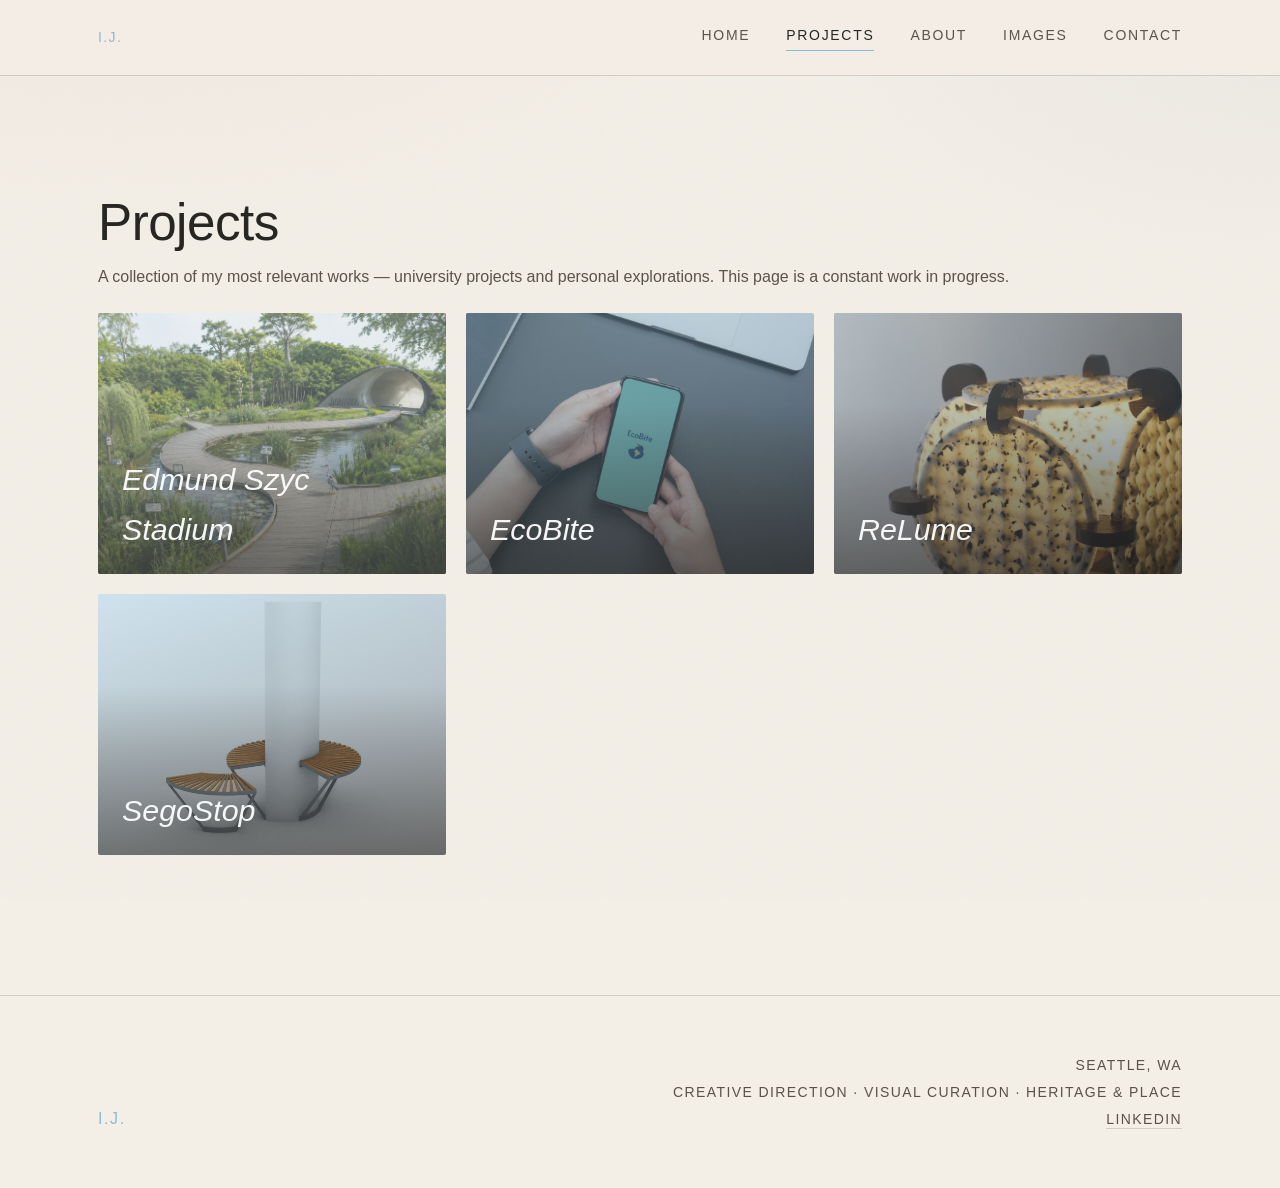
<file: projects.html>
<!DOCTYPE html>
<html lang="en">
<head>
  <meta charset="UTF-8" />
  <meta name="viewport" content="width=device-width, initial-scale=1.0" />
  <title>Projects — Izabela Janczuk</title>
  <link rel="preconnect" href="https://fonts.googleapis.com" />
  <link rel="preconnect" href="https://fonts.gstatic.com" crossorigin />
  <link rel="icon" type="image/x-icon" href="favicon.ico" />
  <link rel="icon" type="image/png" sizes="32x32" href="favicon-32.png" />
  <link rel="apple-touch-icon" href="apple-touch-icon.png" />
  <link rel="stylesheet" href="styles.css" />
</head>
<body>
<div class="grain"></div>

  <header class="site-header">
    <div class="wrap">
      <a class="logo" href="index.html">I.J.</a>
      <button class="menu-toggle" aria-label="Menu">☰</button>
      <nav class="nav">
        <a href="index.html">Home</a>
        <a href="projects.html">Projects</a>
        <a href="about.html">About</a>
        <a href="gallery.html">Images</a>
        <a href="contact.html">Contact</a>
      </nav>
    </div>
  </header>

  <main class="projects-page">
    <div class="wrap">
      <div class="page-head">
        <h1 class="page-display">Projects</h1>
        <p class="page-lead">A collection of my most relevant works — university projects and personal explorations. This page is a constant work in progress.</p>
      </div>
      <!-- the grid is built automatically from content.js -->
      <div id="projects-grid" class="projects-grid"></div>
    </div>
  </main>

  <footer class="site-footer">
    <div class="wrap">
      <span class="footer-wordmark">I.J.</span>
      <div class="footer-meta">
        Seattle, WA<br>
        Creative Direction · Visual Curation · Heritage &amp; Place<br>
        <a href="https://www.linkedin.com/in/izabela-janczuk/" target="_blank" rel="noopener">LinkedIn</a>
      </div>
    </div>
  </footer>

  <script src="content.js"></script>
  <script src="script.js"></script>
</body>
</html>
</file>
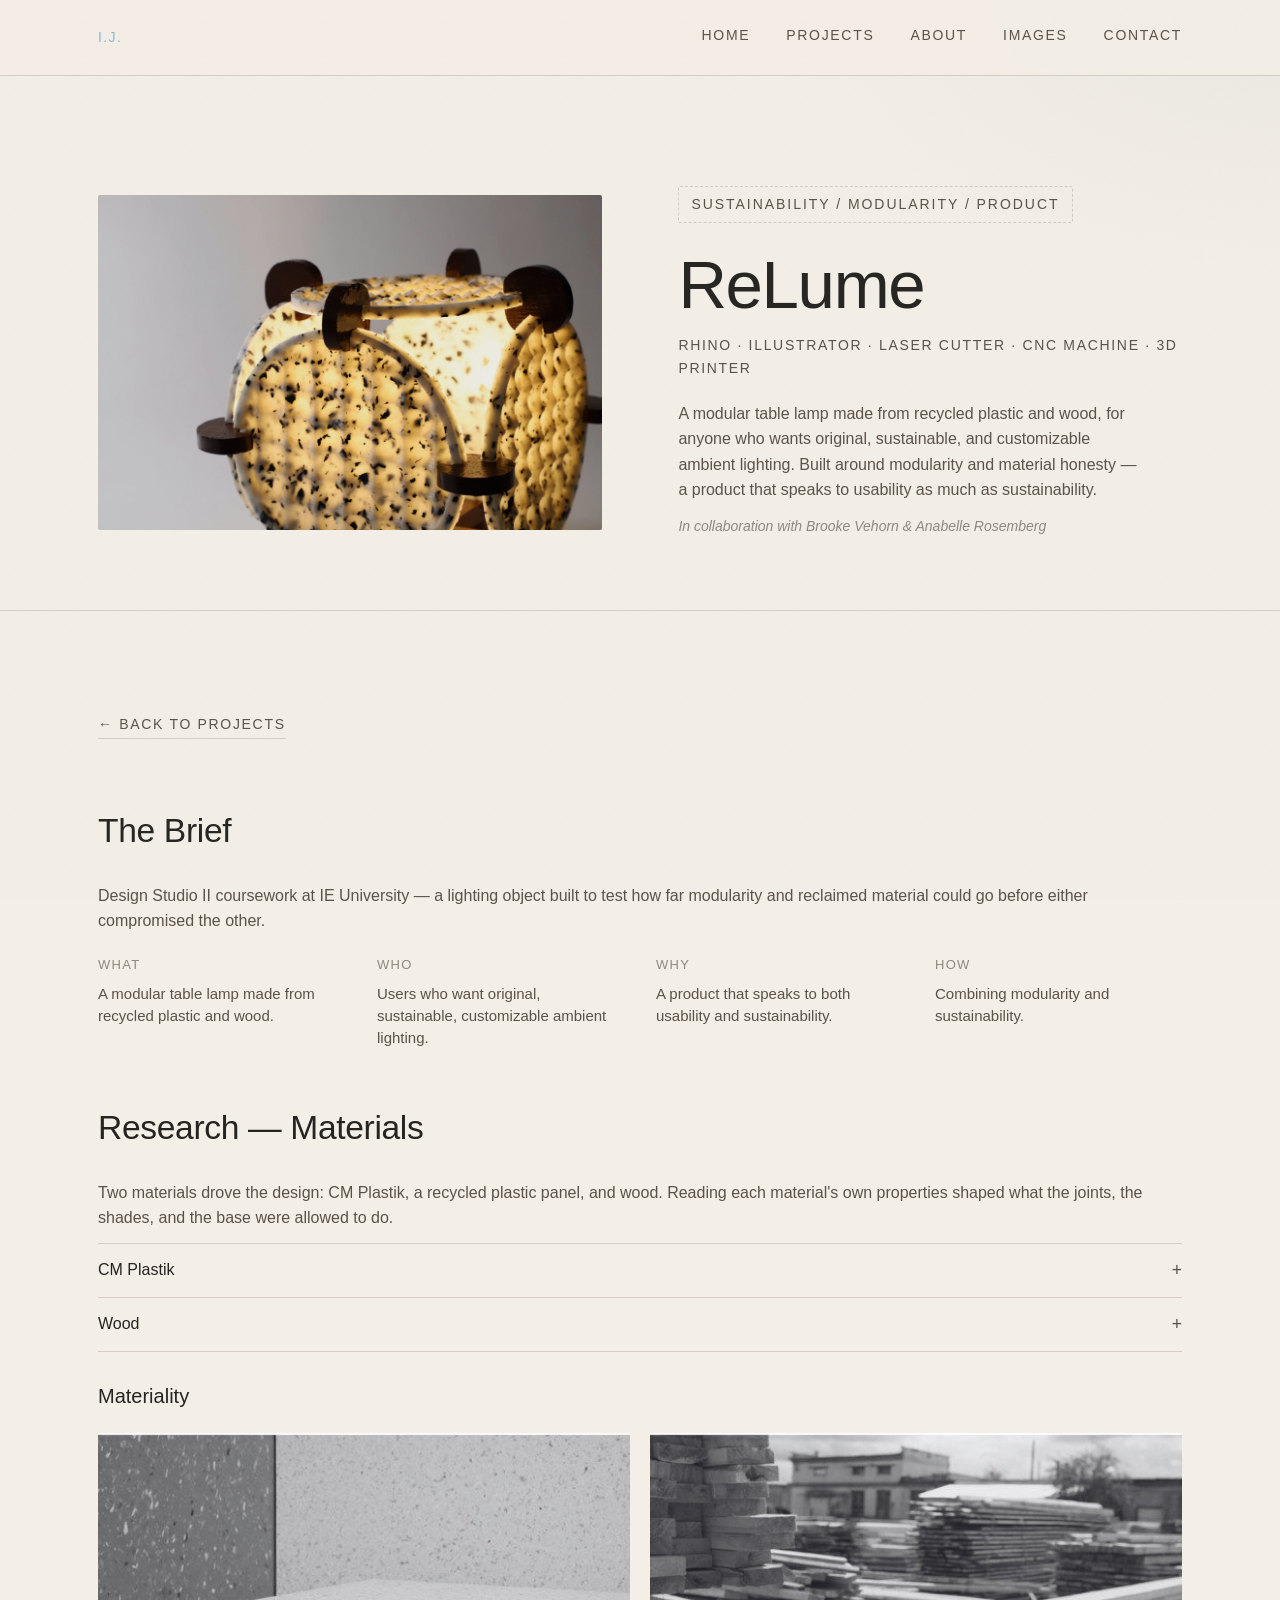
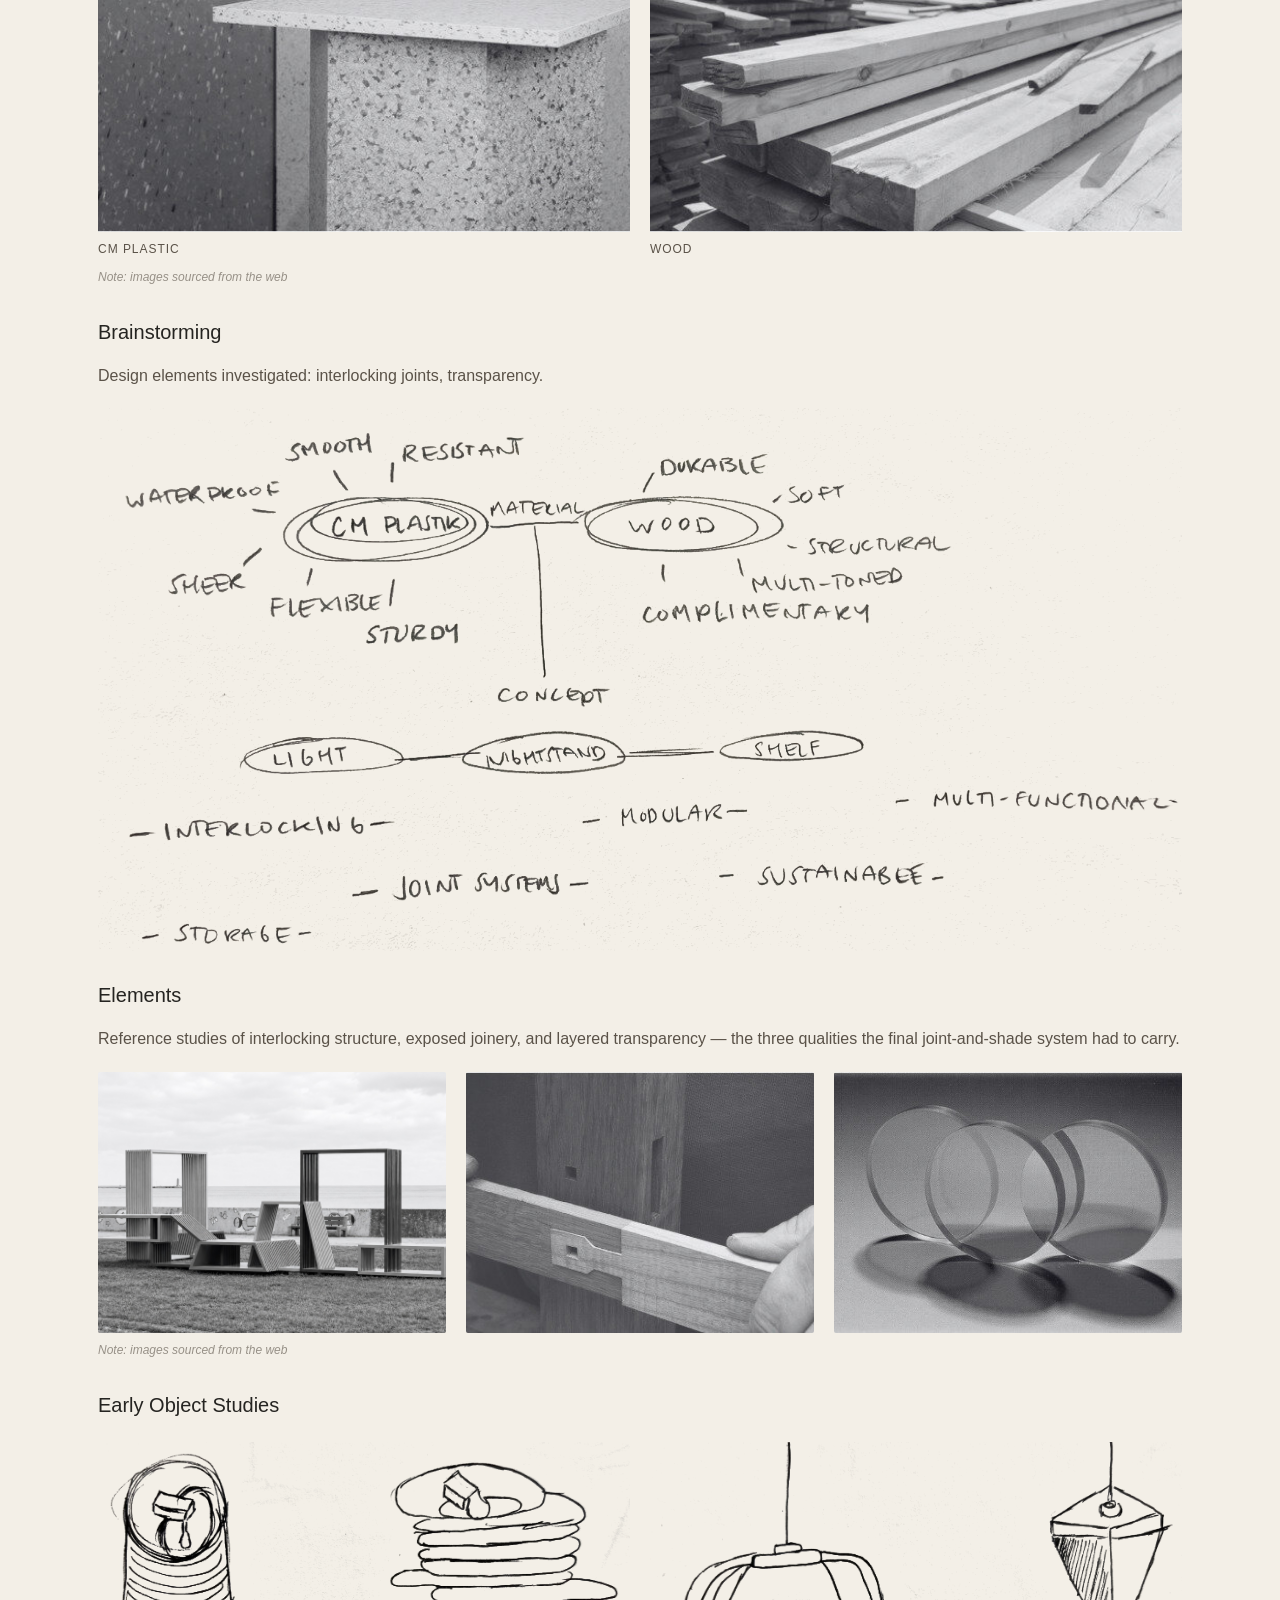
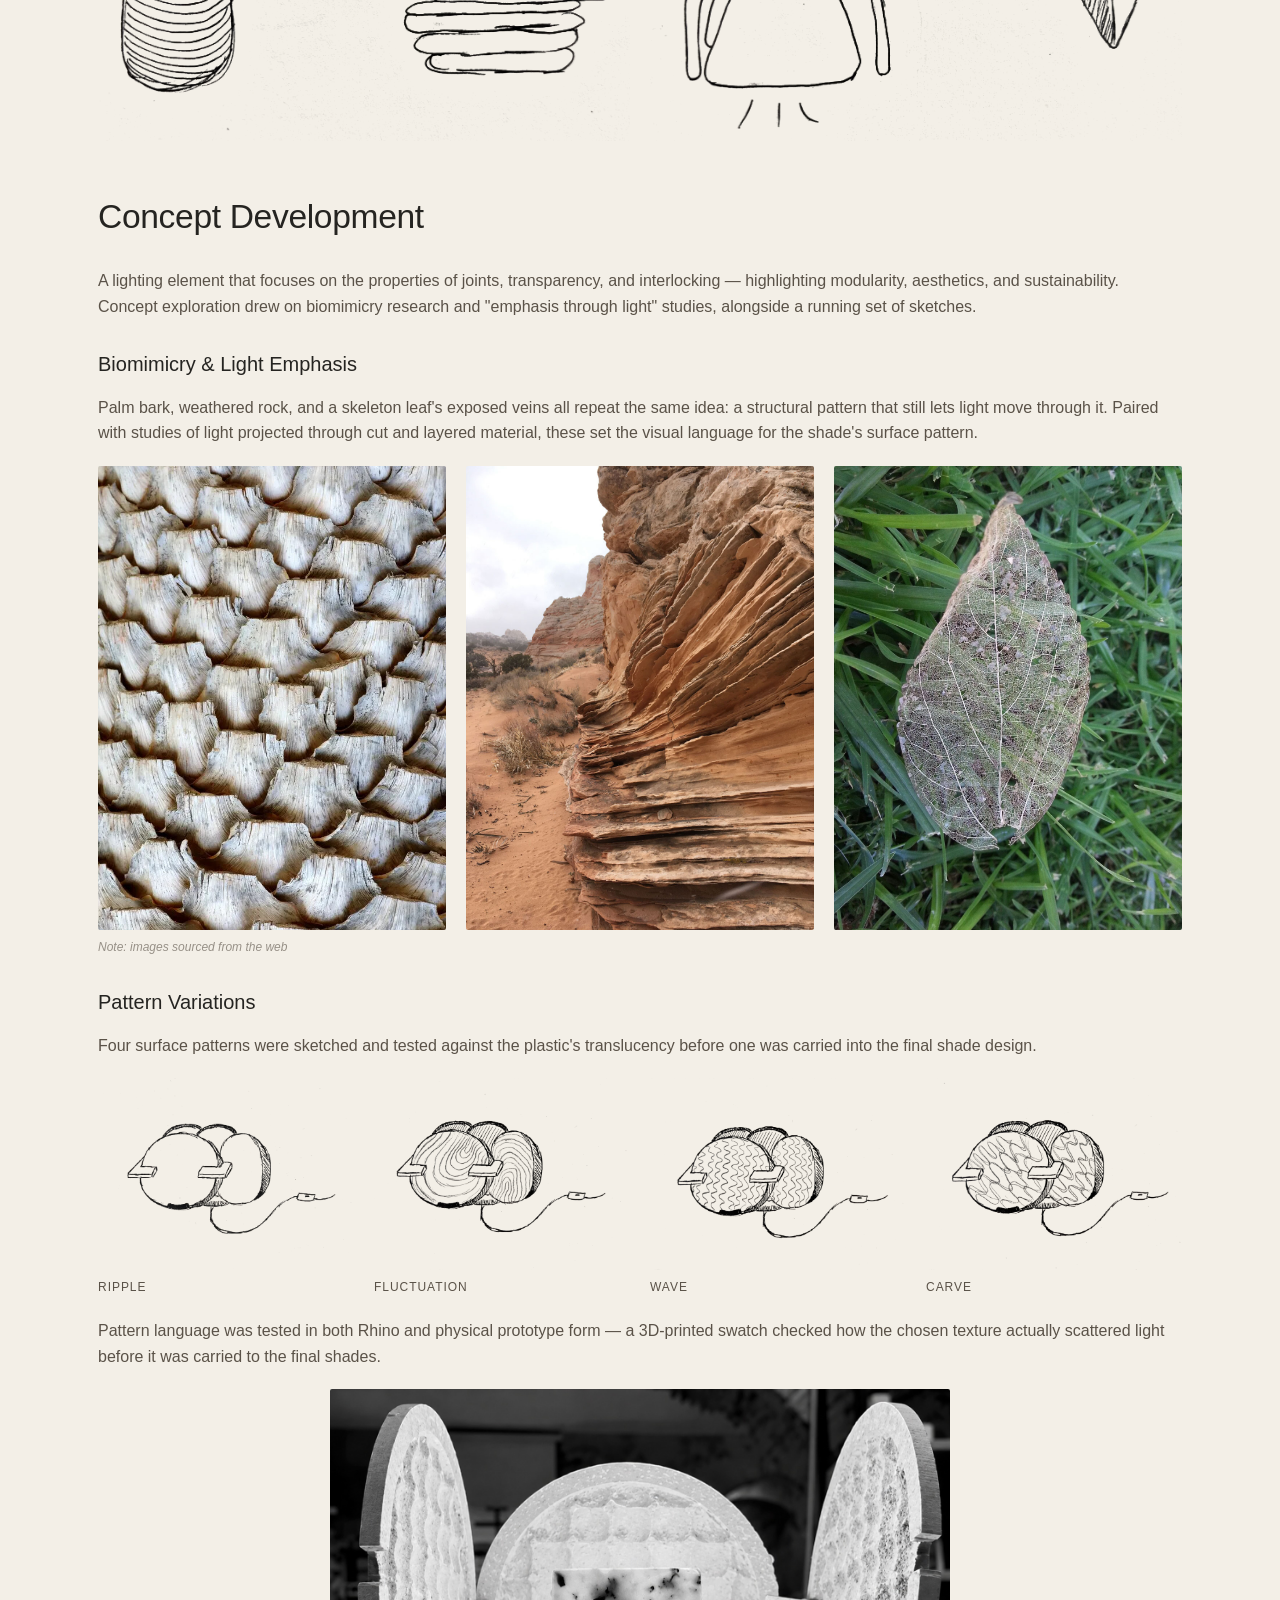
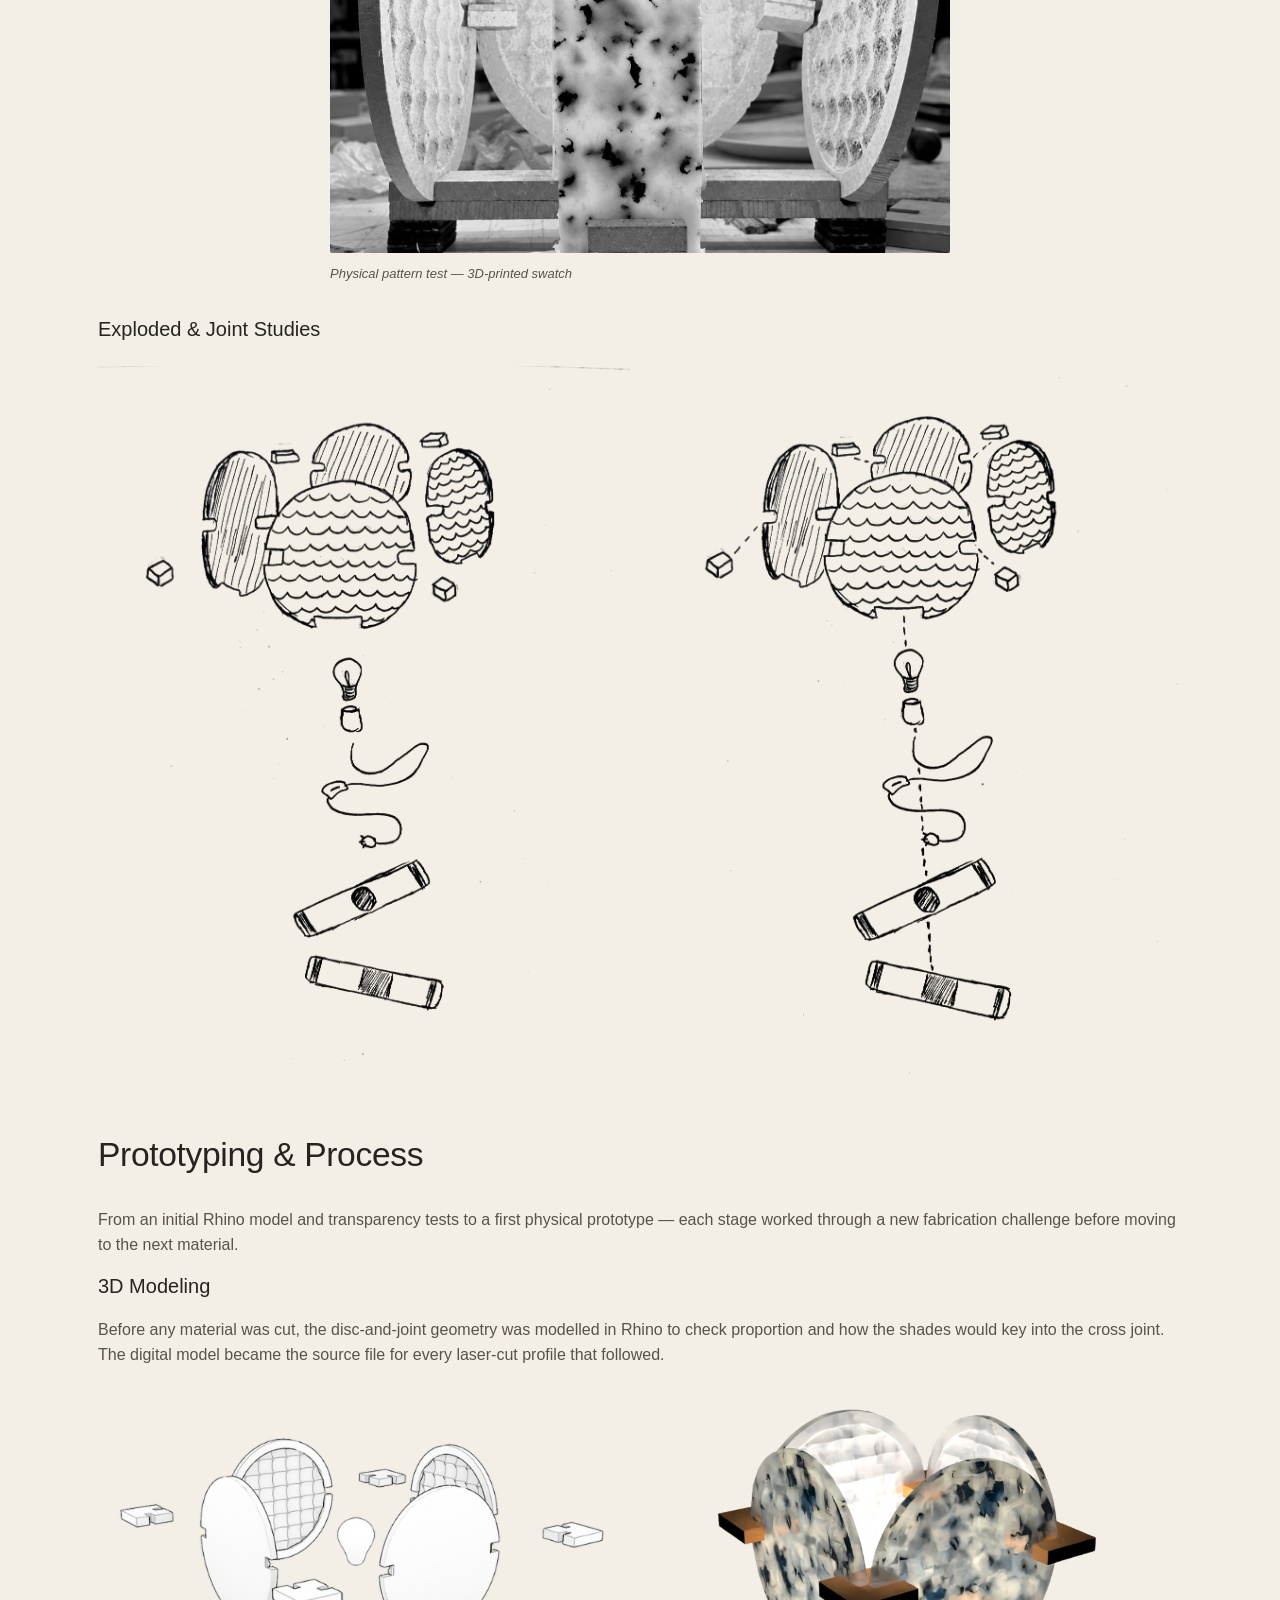
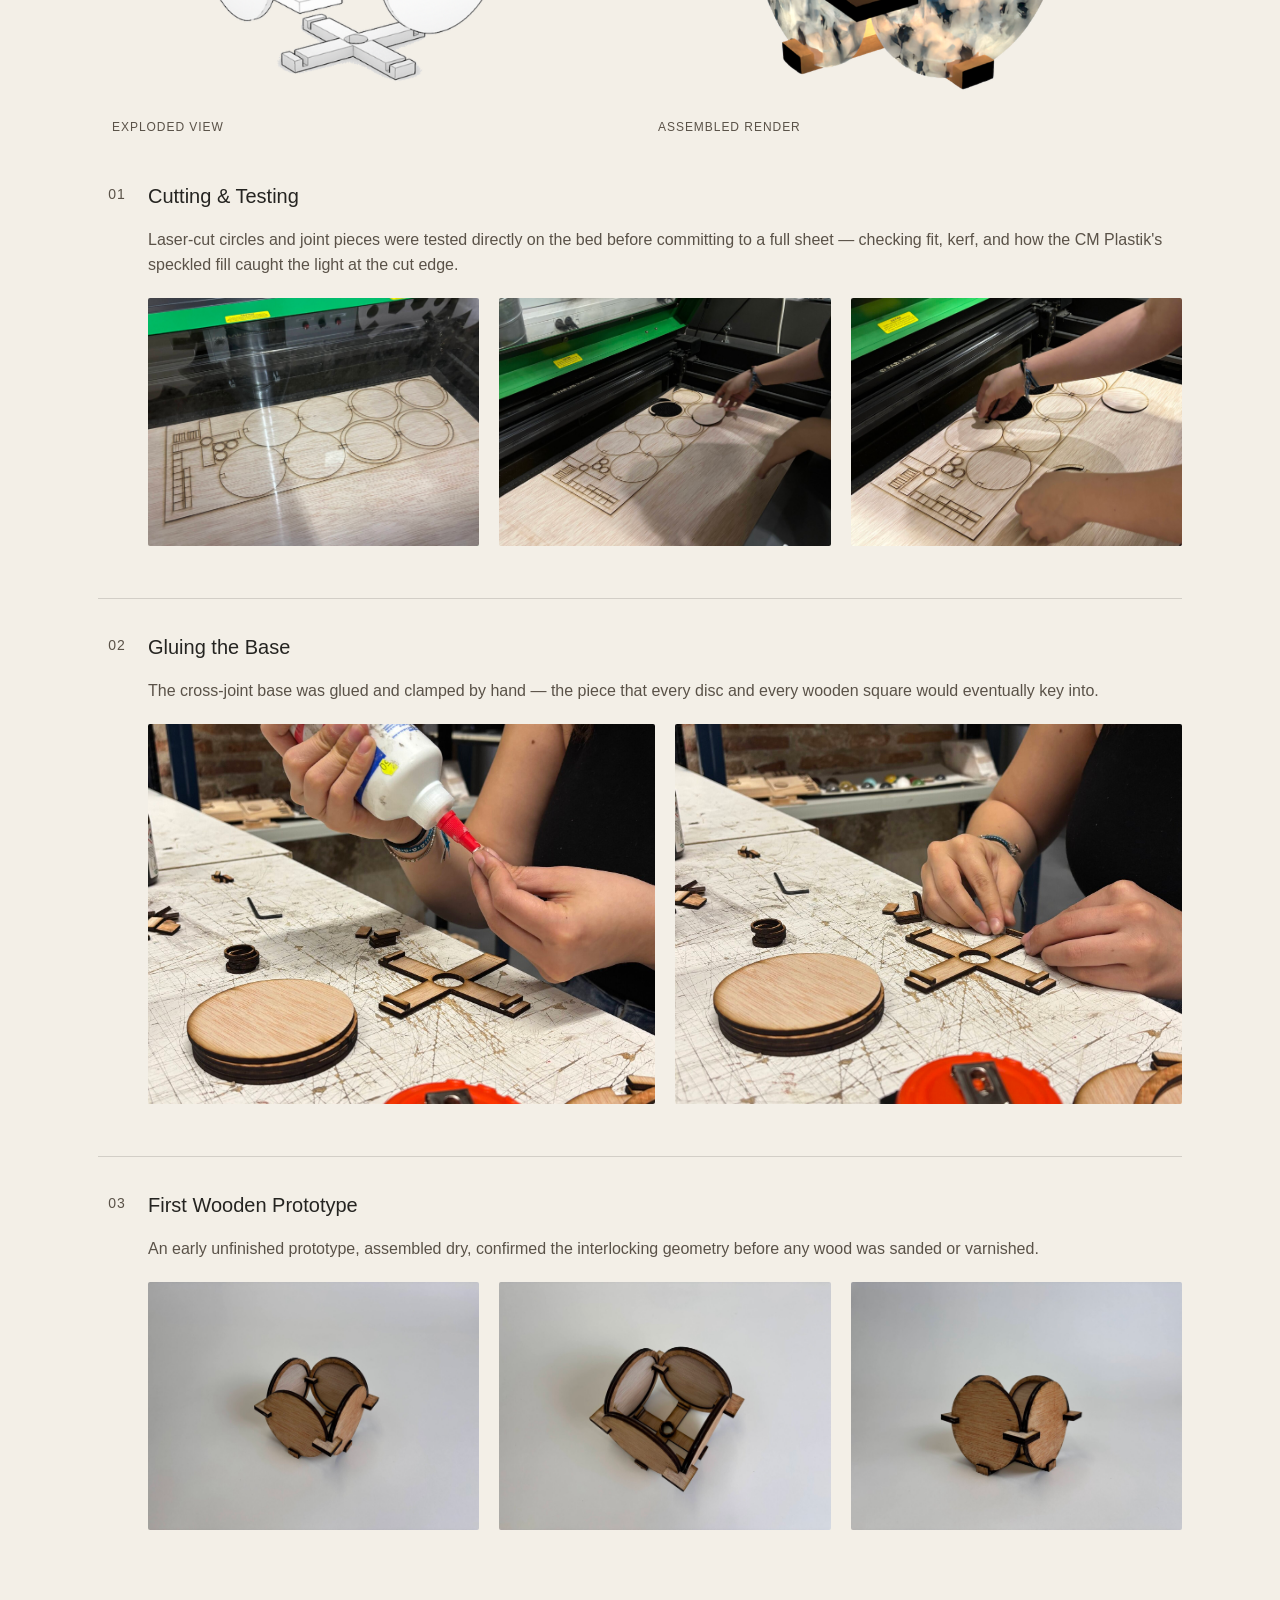
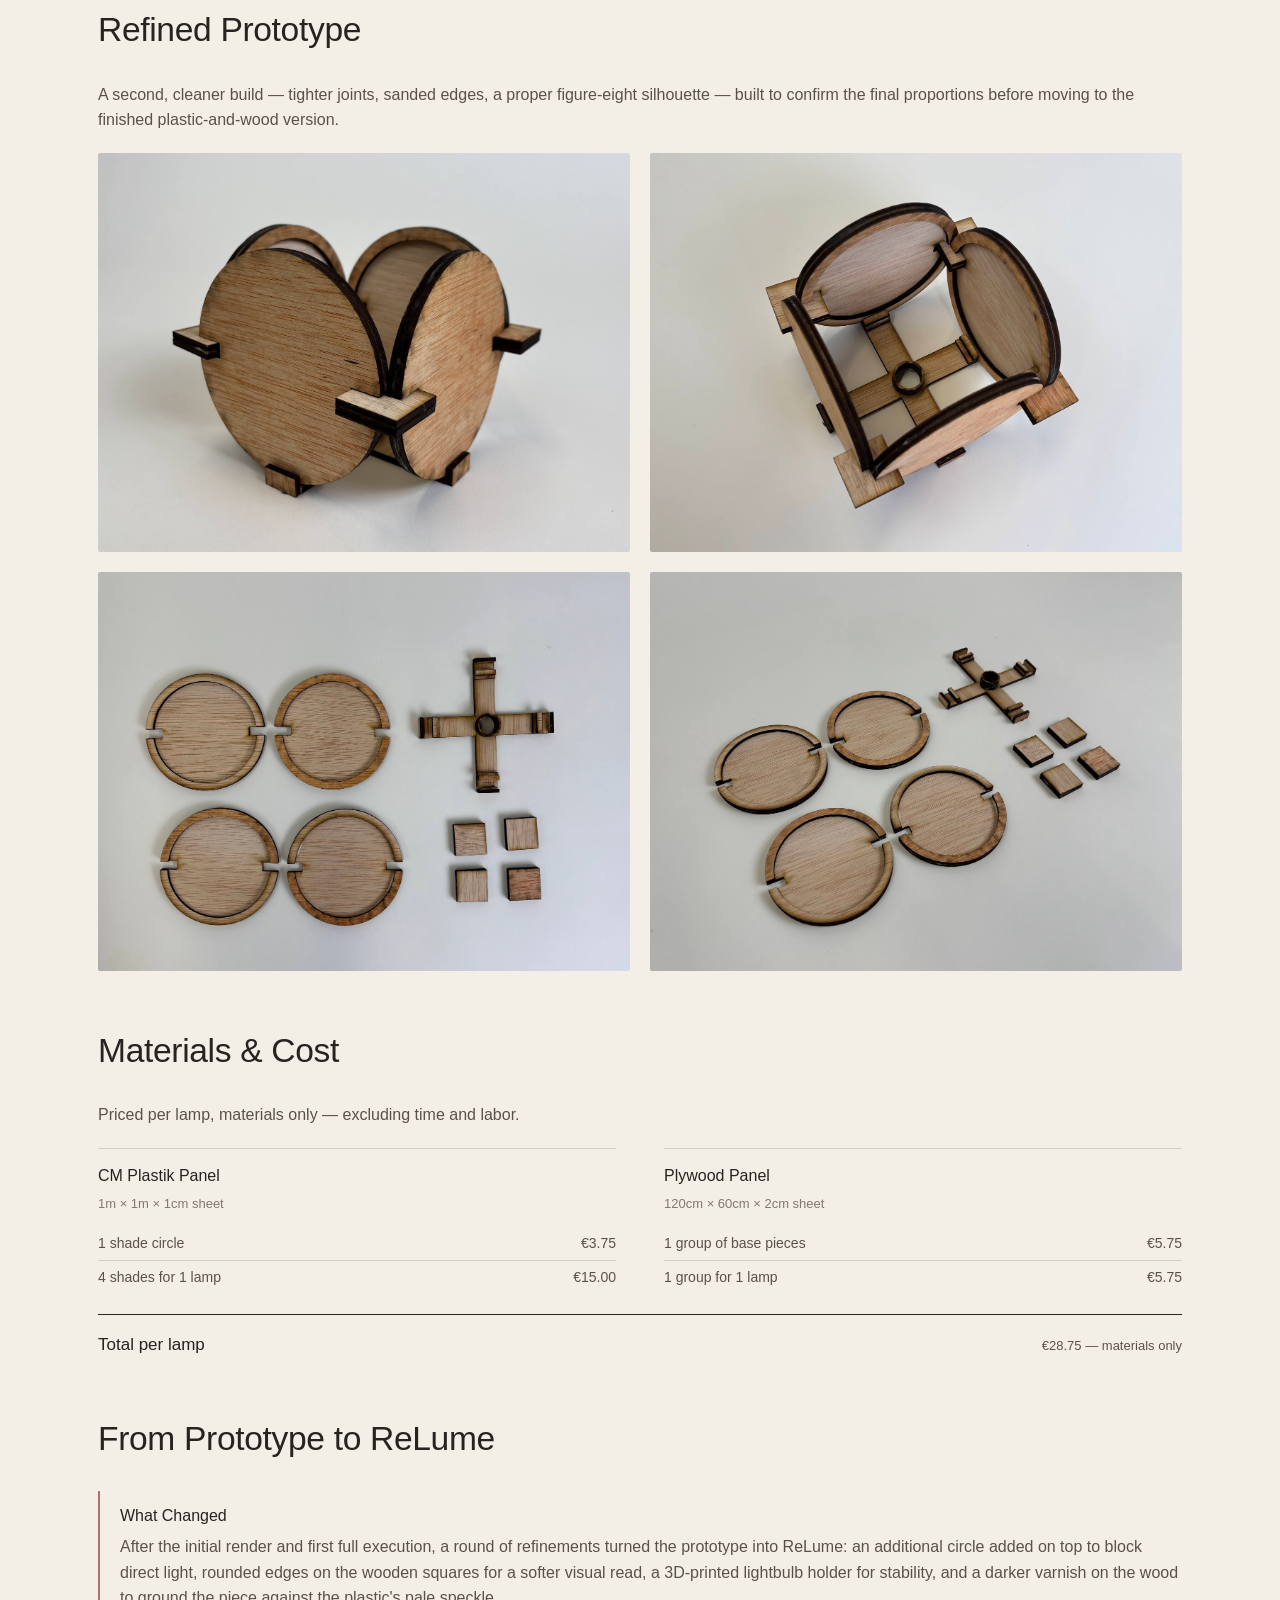
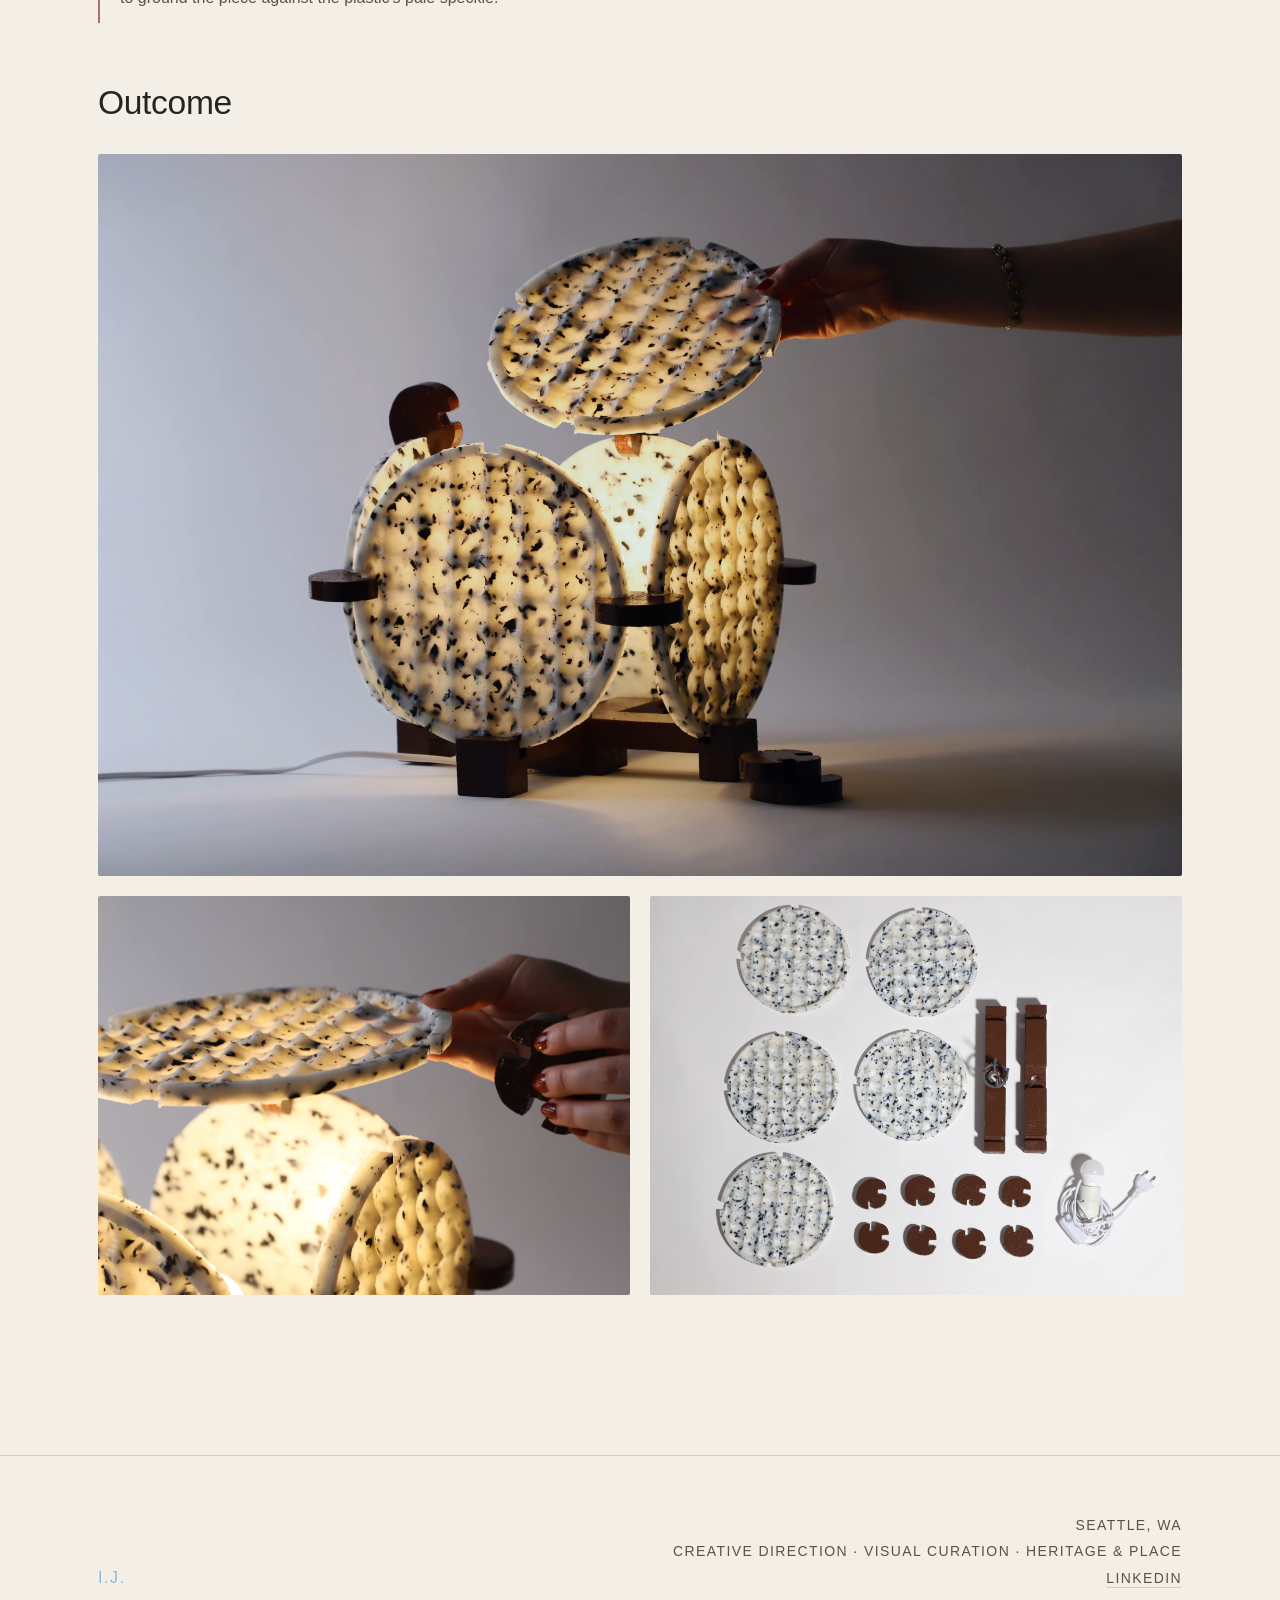
<file: relume.html>
<!DOCTYPE html>
<html lang="en">
<head>
  <meta charset="UTF-8" />
  <meta name="viewport" content="width=device-width, initial-scale=1.0" />
  <title>ReLume — Izabela Janczuk</title>
  <link rel="preconnect" href="https://fonts.googleapis.com" />
  <link rel="preconnect" href="https://fonts.gstatic.com" crossorigin />
  <link rel="icon" type="image/x-icon" href="favicon.ico" />
  <link rel="icon" type="image/png" sizes="32x32" href="favicon-32.png" />
  <link rel="apple-touch-icon" href="apple-touch-icon.png" />
  <link rel="stylesheet" href="styles.css" />
</head>
<body class="relume-page">
<div class="grain"></div>

  <header class="site-header">
    <div class="wrap">
      <a class="logo" href="index.html">I.J.</a>
      <button class="menu-toggle" aria-label="Menu">&#9776;</button>
      <nav class="nav">
        <a href="index.html">Home</a>
        <a href="projects.html">Projects</a>
        <a href="about.html">About</a>
        <a href="gallery.html">Images</a>
        <a href="contact.html">Contact</a>
      </nav>
    </div>
  </header>

  <!-- HERO -->
  <section class="cs-hero">
    <div class="wrap">
      <figure class="cs-hero-fig">
        <img src="images/relume/detail-glow.jpg"
             alt="ReLume — close detail of the lit lamp, warm light through the speckled recycled-plastic shades" />
      </figure>
      <div>
        <div class="tag">Sustainability / Modularity / Product</div>
        <h1 class="cs-title">ReLume</h1>
        <div class="cs-meta">Rhino · Illustrator · Laser Cutter · CNC Machine · 3D Printer</div>
        <p class="cs-desc">A modular table lamp made from recycled plastic and wood, for anyone who wants original, sustainable, and customizable ambient lighting. Built around modularity and material honesty — a product that speaks to usability as much as sustainability.</p>
        <p class="cs-collab">In collaboration with Brooke Vehorn &amp; Anabelle&nbsp;Rosemberg</p>
      </div>
    </div>
  </section>

  <!-- BODY -->
  <main class="cs-body">
    <div class="wrap">

      <a class="cs-back" href="projects.html">← Back to projects</a>

      <!-- 1. The Brief -->
      <section class="cs-section">
        <h2 class="cs-h">The Brief</h2>
        <div class="cs-text">
          <p>Design Studio II coursework at IE University — a lighting object built to test how far modularity and reclaimed material could go before either compromised the other.</p>
        </div>
        <dl class="brief-grid">
          <div>
            <dt>What</dt>
            <dd>A modular table lamp made from recycled plastic and wood.</dd>
          </div>
          <div>
            <dt>Who</dt>
            <dd>Users who want original, sustainable, customizable ambient lighting.</dd>
          </div>
          <div>
            <dt>Why</dt>
            <dd>A product that speaks to both usability and sustainability.</dd>
          </div>
          <div>
            <dt>How</dt>
            <dd>Combining modularity and sustainability.</dd>
          </div>
        </dl>
      </section>

      <!-- 2. Research — Materials -->
      <section class="cs-section" style="margin-bottom:48px">
        <h2 class="cs-h">Research — Materials</h2>
        <div class="cs-text">
          <p>Two materials drove the design: CM Plastik, a recycled plastic panel, and wood. Reading each material's own properties shaped what the joints, the shades, and the base were allowed to do.</p>
        </div>
        <div class="acc-group">
          <details class="acc">
            <summary>CM Plastik</summary>
            <div class="acc-body">
              <ul>
                <li>Sturdy</li>
                <li>Resistant</li>
                <li>Flexible</li>
                <li>Smooth</li>
                <li>Waterproof</li>
                <li>Sheer</li>
              </ul>
            </div>
          </details>
          <details class="acc">
            <summary>Wood</summary>
            <div class="acc-body">
              <ul>
                <li>Durable</li>
                <li>Soft</li>
                <li>Structural</li>
                <li>Multi-toned</li>
                <li>Complementary</li>
              </ul>
            </div>
          </details>
        </div>
        <p class="cs-subh">Materiality</p>
        <div class="sego-pair">
          <figure>
            <img src="images/relume/mat-plastic-ref.jpg" alt="Recycled plastic panel material reference — sturdy, resistant, malleable, waterproof" loading="lazy" />
            <figcaption>CM Plastic</figcaption>
          </figure>
          <figure>
            <img src="images/relume/mat-wood-ref.jpg" alt="Wood material reference — stacked lumber, durable, soft, structural, multi-toned" loading="lazy" />
            <figcaption>Wood</figcaption>
          </figure>
        </div>
        <p class="source-note">Note: images sourced from the web</p>

        <p class="cs-subh">Brainstorming</p>
        <div class="cs-text">
          <p>Design elements investigated: interlocking joints, transparency.</p>
        </div>
        <div class="sego-lead">
          <img src="images/relume/brainstorm-mindmap.png"
               alt="Handwritten brainstorm mind map mapping CM Plastik and wood properties against interlocking, joints, and transparency" loading="lazy" />
        </div>

        <p class="cs-subh">Elements</p>
        <div class="cs-text">
          <p>Reference studies of interlocking structure, exposed joinery, and layered transparency — the three qualities the final joint-and-shade system had to carry.</p>
        </div>
        <div class="sego-trio">
          <figure>
            <img src="images/relume/elements-sculpture-ref.jpg" alt="Interlocking outdoor sculptural structure, reference for modular assembly" loading="lazy" />
          </figure>
          <figure>
            <img src="images/relume/elements-joint-ref.jpg" alt="Close detail of an exposed wood joint, reference for the lamp's interlocking joinery" loading="lazy" />
          </figure>
          <figure>
            <img src="images/relume/elements-glass-ref.jpg" alt="Stacked translucent glass discs, reference for layered transparency" loading="lazy" />
          </figure>
        </div>
        <p class="source-note">Note: images sourced from the web</p>

        <p class="cs-subh">Early Object Studies</p>
        <div class="sego-pair ar-16-9">
          <figure>
            <img src="images/relume/object-study-1.png" alt="Early sketch studies of canister and stacked-disc lamp forms" loading="lazy" />
          </figure>
          <figure>
            <img src="images/relume/object-study-2.png" alt="Early sketch studies of pendant, cone, and clip-light forms" loading="lazy" />
          </figure>
        </div>
      </section>

      <!-- 3. Concept Development -->
      <section class="cs-section">
        <h2 class="cs-h">Concept Development</h2>
        <div class="cs-text">
          <p>A lighting element that focuses on the properties of joints, transparency, and interlocking — highlighting modularity, aesthetics, and sustainability. Concept exploration drew on biomimicry research and "emphasis through light" studies, alongside a running set of sketches.</p>
        </div>

        <p class="cs-subh">Biomimicry &amp; Light Emphasis</p>
        <div class="cs-text">
          <p>Palm bark, weathered rock, and a skeleton leaf's exposed veins all repeat the same idea: a structural pattern that still lets light move through it. Paired with studies of light projected through cut and layered material, these set the visual language for the shade's surface pattern.</p>
        </div>
        <div class="sego-trio ar-tall">
          <figure>
            <img src="images/relume/biomimicry-bark.jpg" alt="Dry palm tree bark texture, biomimicry reference for the shade's ridged surface pattern" loading="lazy" />
          </figure>
          <figure>
            <img src="images/relume/biomimicry-rocks.jpg" alt="Layered sandstone rock formation, biomimicry reference for structural texture" loading="lazy" />
          </figure>
          <figure>
            <img src="images/relume/biomimicry-leaf.jpg" alt="Skeleton leaf on grass, showing its translucent structural veins" loading="lazy" />
          </figure>
        </div>
        <p class="source-note">Note: images sourced from the web</p>

        <p class="cs-subh">Pattern Variations</p>
        <div class="cs-text">
          <p>Four surface patterns were sketched and tested against the plastic's translucency before one was carried into the final shade design.</p>
        </div>
        <div class="fig-quad">
          <figure>
            <img src="images/relume/pattern-ripple.png" alt="Ripple pattern variation sketch on the lamp shade form" loading="lazy" />
            <figcaption>Ripple</figcaption>
          </figure>
          <figure>
            <img src="images/relume/pattern-fluctuation.png" alt="Fluctuation pattern variation sketch on the lamp shade form" loading="lazy" />
            <figcaption>Fluctuation</figcaption>
          </figure>
          <figure>
            <img src="images/relume/pattern-wave.png" alt="Wave pattern variation sketch on the lamp shade form" loading="lazy" />
            <figcaption>Wave</figcaption>
          </figure>
          <figure>
            <img src="images/relume/pattern-carve.png" alt="Carve pattern variation sketch on the lamp shade form" loading="lazy" />
            <figcaption>Carve</figcaption>
          </figure>
        </div>
        <div class="cs-text">
          <p>Pattern language was tested in both Rhino and physical prototype form — a 3D-printed swatch checked how the chosen texture actually scattered light before it was carried to the final shades.</p>
        </div>
        <figure class="fig-framed">
          <img src="images/relume/texture-swatch-test.jpg" alt="A 3D-printed textured swatch tested against the wooden prototype discs for light diffusion" loading="lazy" />
          <figcaption>Physical pattern test — 3D-printed swatch</figcaption>
        </figure>

        <p class="cs-subh">Exploded &amp; Joint Studies</p>
        <div class="sego-pair ar-tall">
          <figure>
            <img src="images/relume/exploded-sketch-1.png" alt="Exploded-view sketch of the lamp's disc shades, cross joint, and bulb" loading="lazy" />
          </figure>
          <figure>
            <img src="images/relume/exploded-sketch-2.png" alt="Refined exploded-view sketch of the modular joint system" loading="lazy" />
          </figure>
        </div>
      </section>

      <!-- 4. Prototyping & Process -->
      <section class="cs-section">
        <h2 class="cs-h">Prototyping &amp; Process</h2>
        <div class="cs-text">
          <p>From an initial Rhino model and transparency tests to a first physical prototype — each stage worked through a new fabrication challenge before moving to the next material.</p>
        </div>

        <p class="cs-subh" style="margin-top:0">3D Modeling</p>
        <div class="cs-text">
          <p>Before any material was cut, the disc-and-joint geometry was modelled in Rhino to check proportion and how the shades would key into the cross joint. The digital model became the source file for every laser-cut profile that followed.</p>
        </div>
        <div class="render-pair">
          <figure class="sego-render">
            <img src="images/relume/rhino-exploded.png" alt="Rhino axonometric exploded-view render — shade discs, cross-joint base, corner clips, and bulb pulled apart" loading="lazy" />
            <figcaption>Exploded view</figcaption>
          </figure>
          <figure class="sego-render">
            <img src="images/relume/rhino-assembled.png" alt="Rhino render of the assembled speckled-plastic shades on the wood cross-joint base" loading="lazy" />
            <figcaption>Assembled render</figcaption>
          </figure>
        </div>

        <div class="sego-steps">
          <div class="sego-step">
            <span class="sego-step-n">01</span>
            <div>
              <p class="cs-subh" style="margin-top:0">Cutting &amp; Testing</p>
              <div class="cs-text">
                <p>Laser-cut circles and joint pieces were tested directly on the bed before committing to a full sheet — checking fit, kerf, and how the CM Plastik's speckled fill caught the light at the cut edge.</p>
              </div>
              <div class="sego-trio">
                <figure>
                  <img src="images/relume/lasercut-1.jpg" alt="Laser cutter cutting circular shade profiles from a sheet" loading="lazy" />
                </figure>
                <figure>
                  <img src="images/relume/lasercut-2.jpg" alt="Hand lifting a freshly cut circular shade piece from the laser bed" loading="lazy" />
                </figure>
                <figure>
                  <img src="images/relume/lasercut-3.jpg" alt="Hand arranging cut plastic and wood pieces on the laser bed" loading="lazy" />
                </figure>
              </div>
            </div>
          </div>

          <div class="sego-step">
            <span class="sego-step-n">02</span>
            <div>
              <p class="cs-subh" style="margin-top:0">Gluing the Base</p>
              <div class="cs-text">
                <p>The cross-joint base was glued and clamped by hand — the piece that every disc and every wooden square would eventually key into.</p>
              </div>
              <div class="sego-pair">
                <figure>
                  <img src="images/relume/gluing-1.jpg" alt="Applying wood glue to the cross-joint base pieces" loading="lazy" />
                </figure>
                <figure>
                  <img src="images/relume/gluing-2.jpg" alt="Hand assembling the glued cross-joint base" loading="lazy" />
                </figure>
              </div>
            </div>
          </div>

          <div class="sego-step">
            <span class="sego-step-n">03</span>
            <div>
              <p class="cs-subh" style="margin-top:0">First Wooden Prototype</p>
              <div class="cs-text">
                <p>An early unfinished prototype, assembled dry, confirmed the interlocking geometry before any wood was sanded or varnished.</p>
              </div>
              <div class="sego-trio">
                <figure>
                  <img src="images/relume/proto-early-1.jpg" alt="First wooden prototype, three-quarter view" loading="lazy" />
                </figure>
                <figure>
                  <img src="images/relume/proto-early-2.jpg" alt="First wooden prototype, open interior view" loading="lazy" />
                </figure>
                <figure>
                  <img src="images/relume/proto-early-3.jpg" alt="First wooden prototype, side view" loading="lazy" />
                </figure>
              </div>
            </div>
          </div>
        </div>
      </section>

      <!-- 5. Refined Prototype -->
      <section class="cs-section">
        <h2 class="cs-h">Refined Prototype</h2>
        <div class="cs-text">
          <p>A second, cleaner build — tighter joints, sanded edges, a proper figure-eight silhouette — built to confirm the final proportions before moving to the finished plastic-and-wood version.</p>
        </div>
        <div class="sego-pair">
          <figure>
            <img src="images/relume/proto-refined-1.jpg" alt="Refined wooden prototype, front view showing the figure-eight silhouette" loading="lazy" />
          </figure>
          <figure>
            <img src="images/relume/proto-refined-2.jpg" alt="Refined wooden prototype, angled three-quarter view" loading="lazy" />
          </figure>
        </div>
        <div class="sego-pair">
          <figure>
            <img src="images/relume/parts-refined-flatlay.jpg" alt="Refined prototype disassembled into its individual disc and joint pieces" loading="lazy" />
          </figure>
          <figure>
            <img src="images/relume/parts-refined-flatlay-2.jpg" alt="Refined prototype pieces laid out, angled view" loading="lazy" />
          </figure>
        </div>
      </section>

      <!-- 6. Materials & Cost -->
      <section class="cs-section">
        <h2 class="cs-h">Materials &amp; Cost</h2>
        <div class="cs-text">
          <p>Priced per lamp, materials only — excluding time and labor.</p>
        </div>
        <div class="cost-block">
          <div class="cost-item">
            <p class="mat">CM Plastik Panel</p>
            <p class="spec">1m × 1m × 1cm sheet</p>
            <div class="cost-row"><span>1 shade circle</span><span>€3.75</span></div>
            <div class="cost-row"><span>4 shades for 1 lamp</span><span>€15.00</span></div>
          </div>
          <div class="cost-item">
            <p class="mat">Plywood Panel</p>
            <p class="spec">120cm × 60cm × 2cm sheet</p>
            <div class="cost-row"><span>1 group of base pieces</span><span>€5.75</span></div>
            <div class="cost-row"><span>1 group for 1 lamp</span><span>€5.75</span></div>
          </div>
        </div>
        <div class="cost-total">
          <span>Total per lamp</span>
          <span>€28.75 — materials only</span>
        </div>
      </section>

      <!-- 7. From Prototype to ReLume -->
      <section class="cs-section">
        <h2 class="cs-h">From Prototype to ReLume</h2>
        <div class="sego-pivot">
          <p class="sego-pivot-title">What Changed</p>
          <p>After the initial render and first full execution, a round of refinements turned the prototype into ReLume: an additional circle added on top to block direct light, rounded edges on the wooden squares for a softer visual read, a 3D-printed lightbulb holder for stability, and a darker varnish on the wood to ground the piece against the plastic's pale speckle.</p>
        </div>
      </section>

      <!-- 8. Outcome -->
      <section class="cs-section">
        <h2 class="cs-h">Outcome</h2>
        <figure class="cs-fig">
          <img src="images/relume/hero-full.jpg" alt="ReLume, fully assembled and lit, with a hand lifting the top shade" />
        </figure>
        <div class="cs-fig-pair">
          <figure>
            <img src="images/relume/hero-lift.jpg" alt="Detail of a hand lifting one of ReLume's speckled plastic shades" />
          </figure>
          <figure>
            <img src="images/relume/parts-flatlay.jpg" alt="ReLume's full parts kit laid out — five shade circles, two cross joints, eight corner clips, bulb and cord" />
          </figure>
        </div>
      </section>

    </div>
  </main>

  <footer class="site-footer">
    <div class="wrap">
      <span class="footer-wordmark">I.J.</span>
      <div class="footer-meta">
        Seattle, WA<br>
        Creative Direction · Visual Curation · Heritage &amp; Place<br>
        <a href="https://www.linkedin.com/in/izabela-janczuk/" target="_blank" rel="noopener">LinkedIn</a>
      </div>
    </div>
  </footer>

  <script src="content.js"></script>
  <script src="script.js"></script>
</body>
</html>
</file>
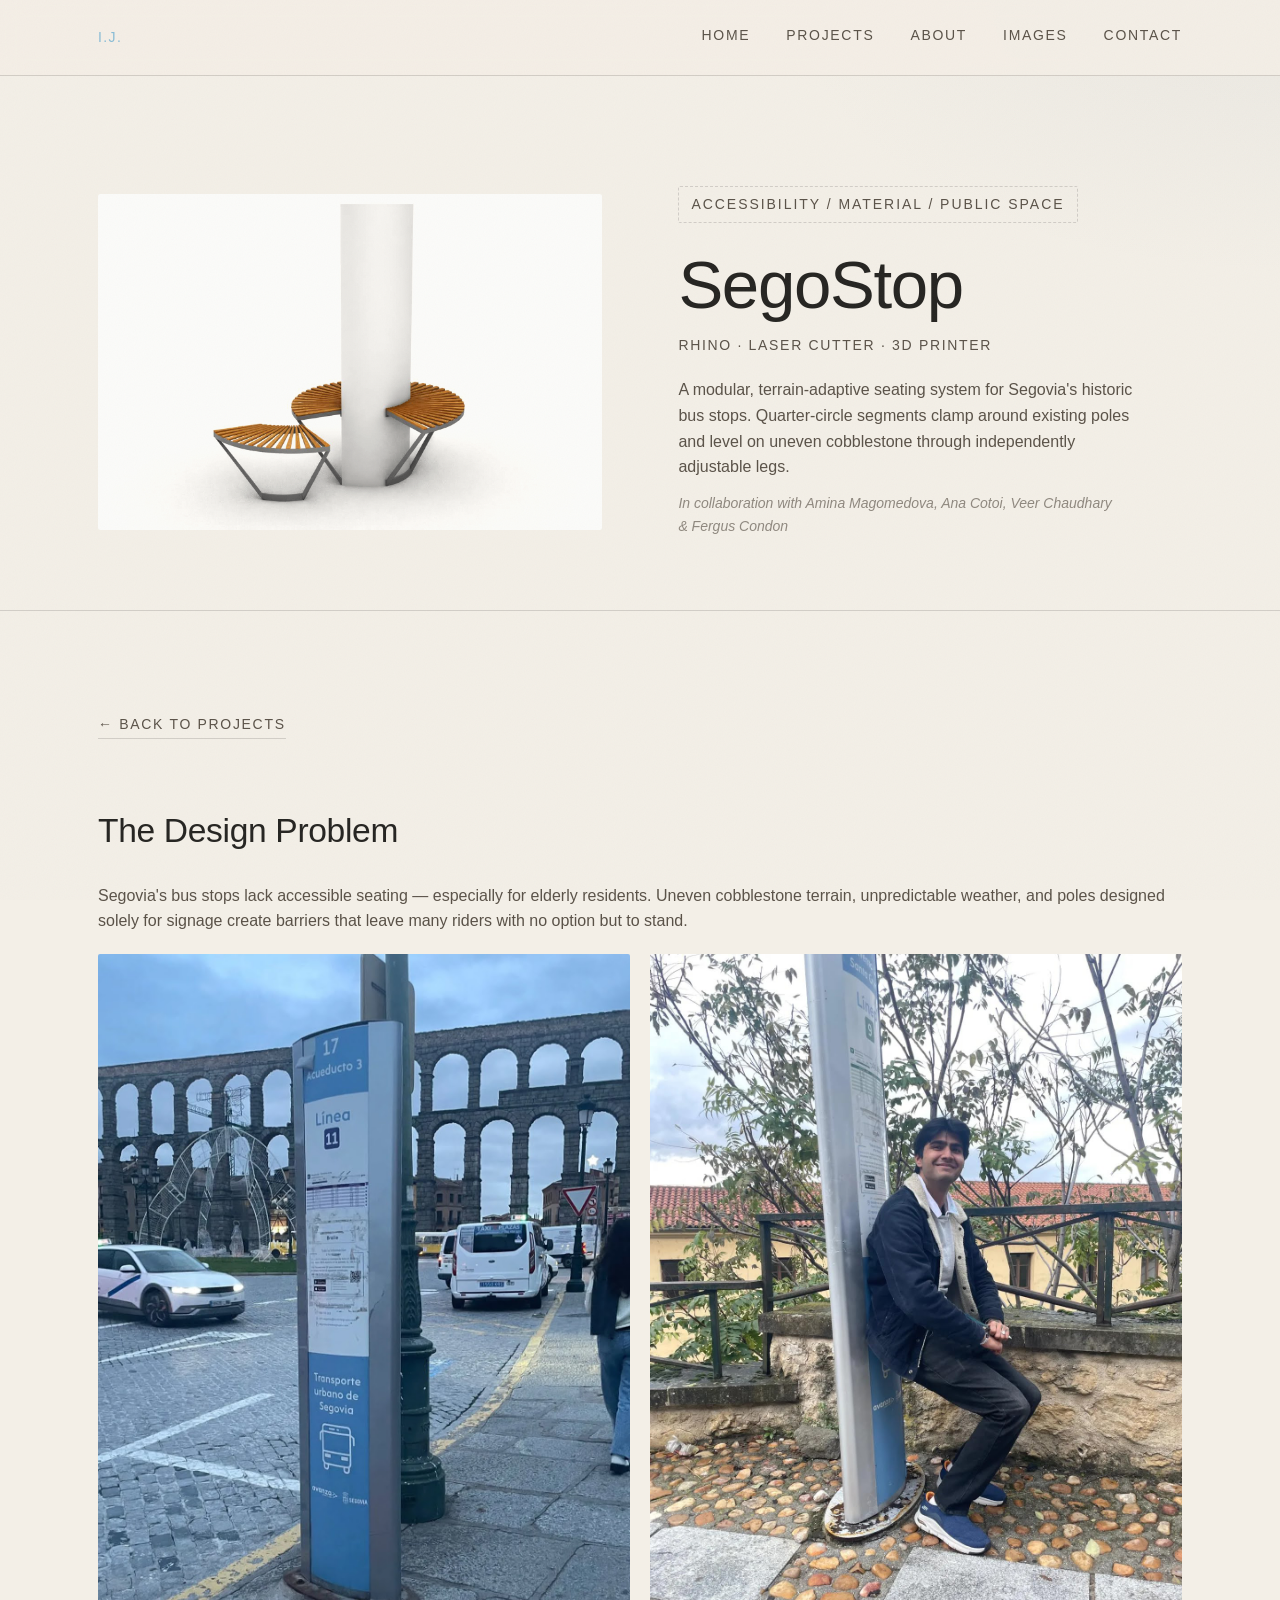
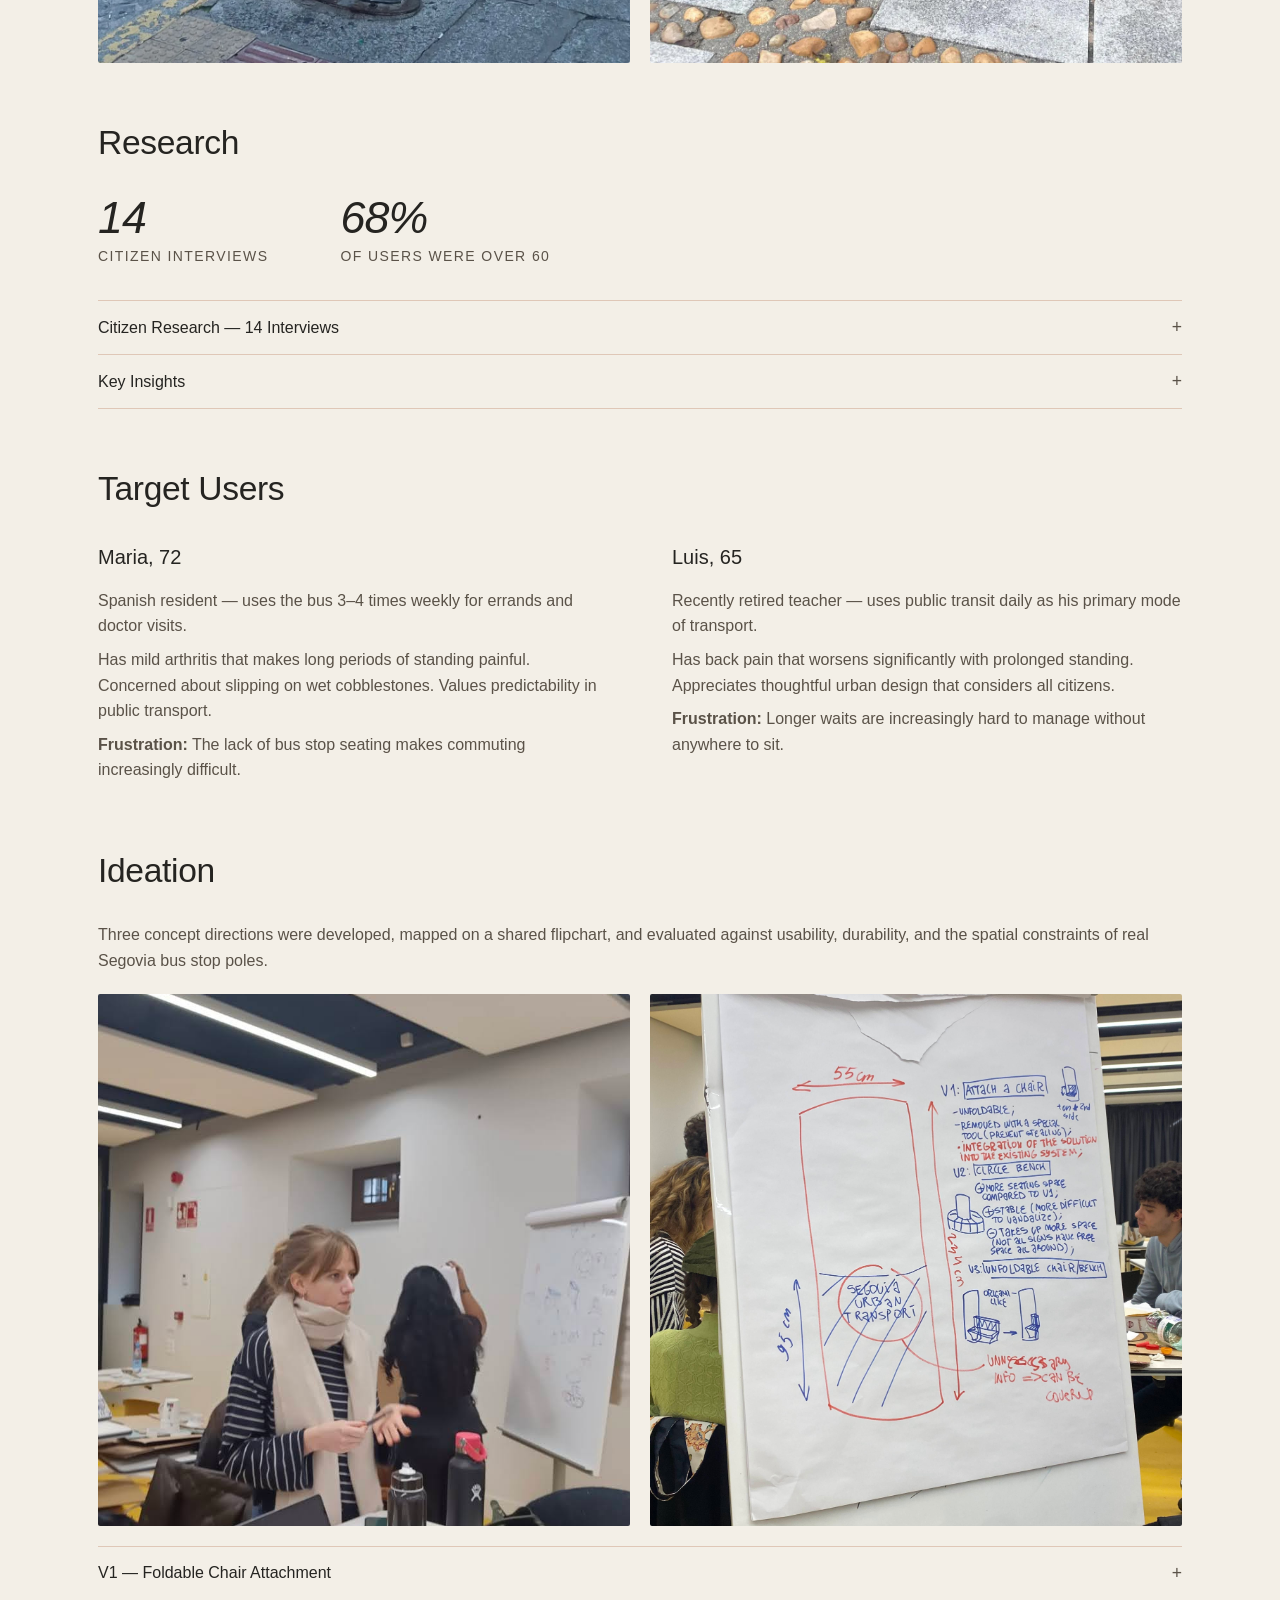
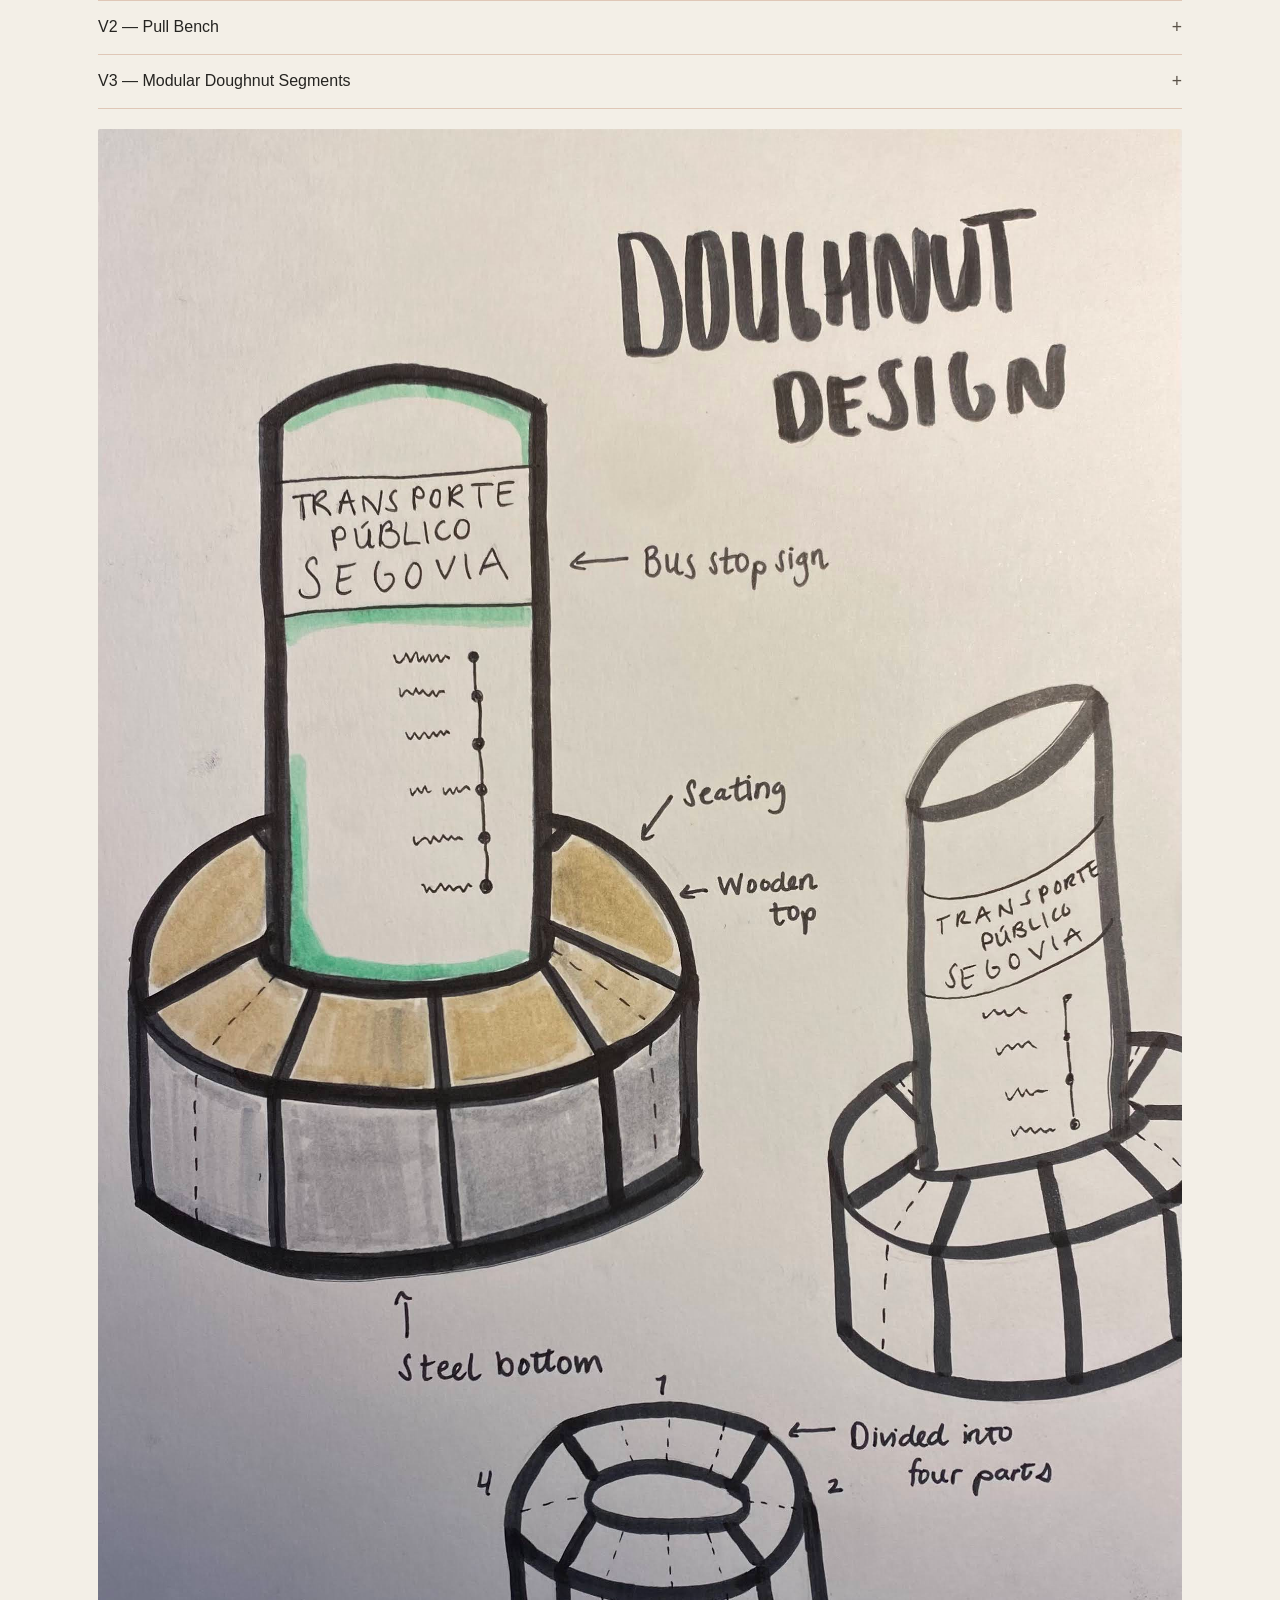
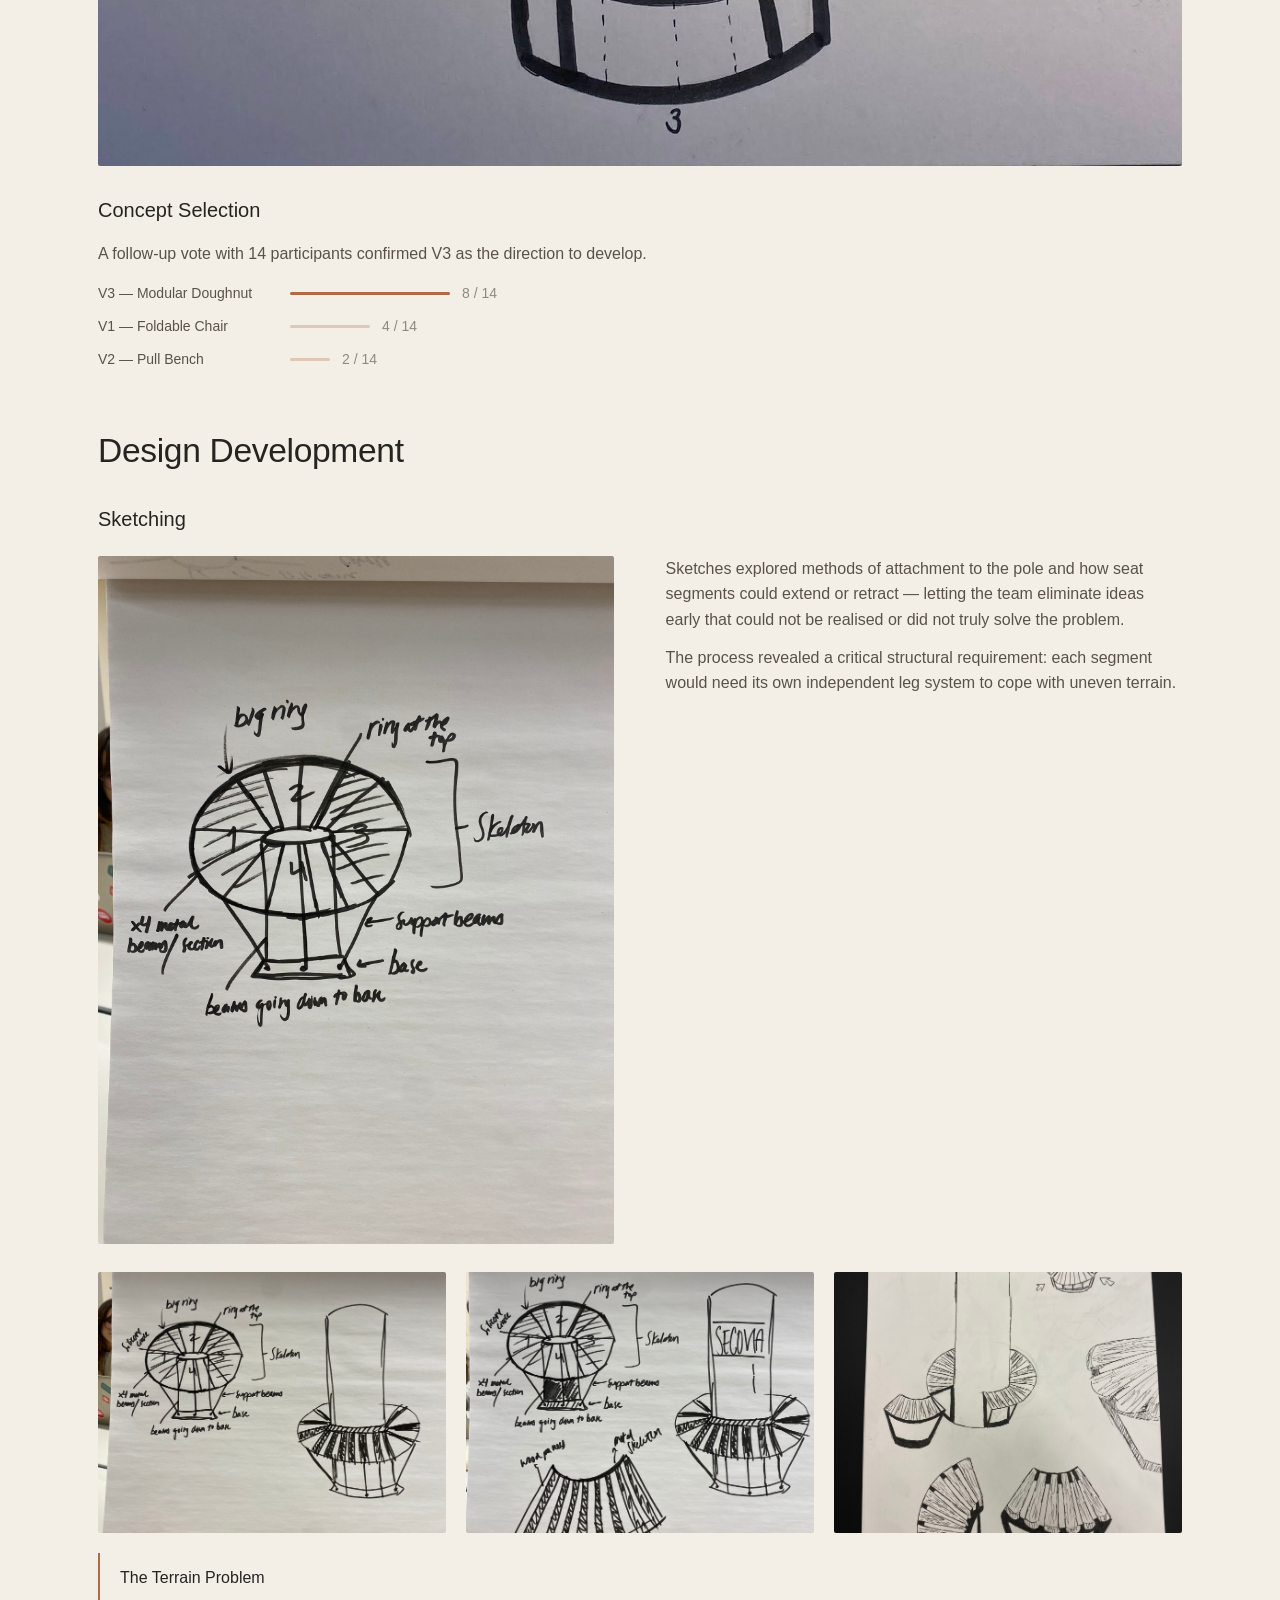
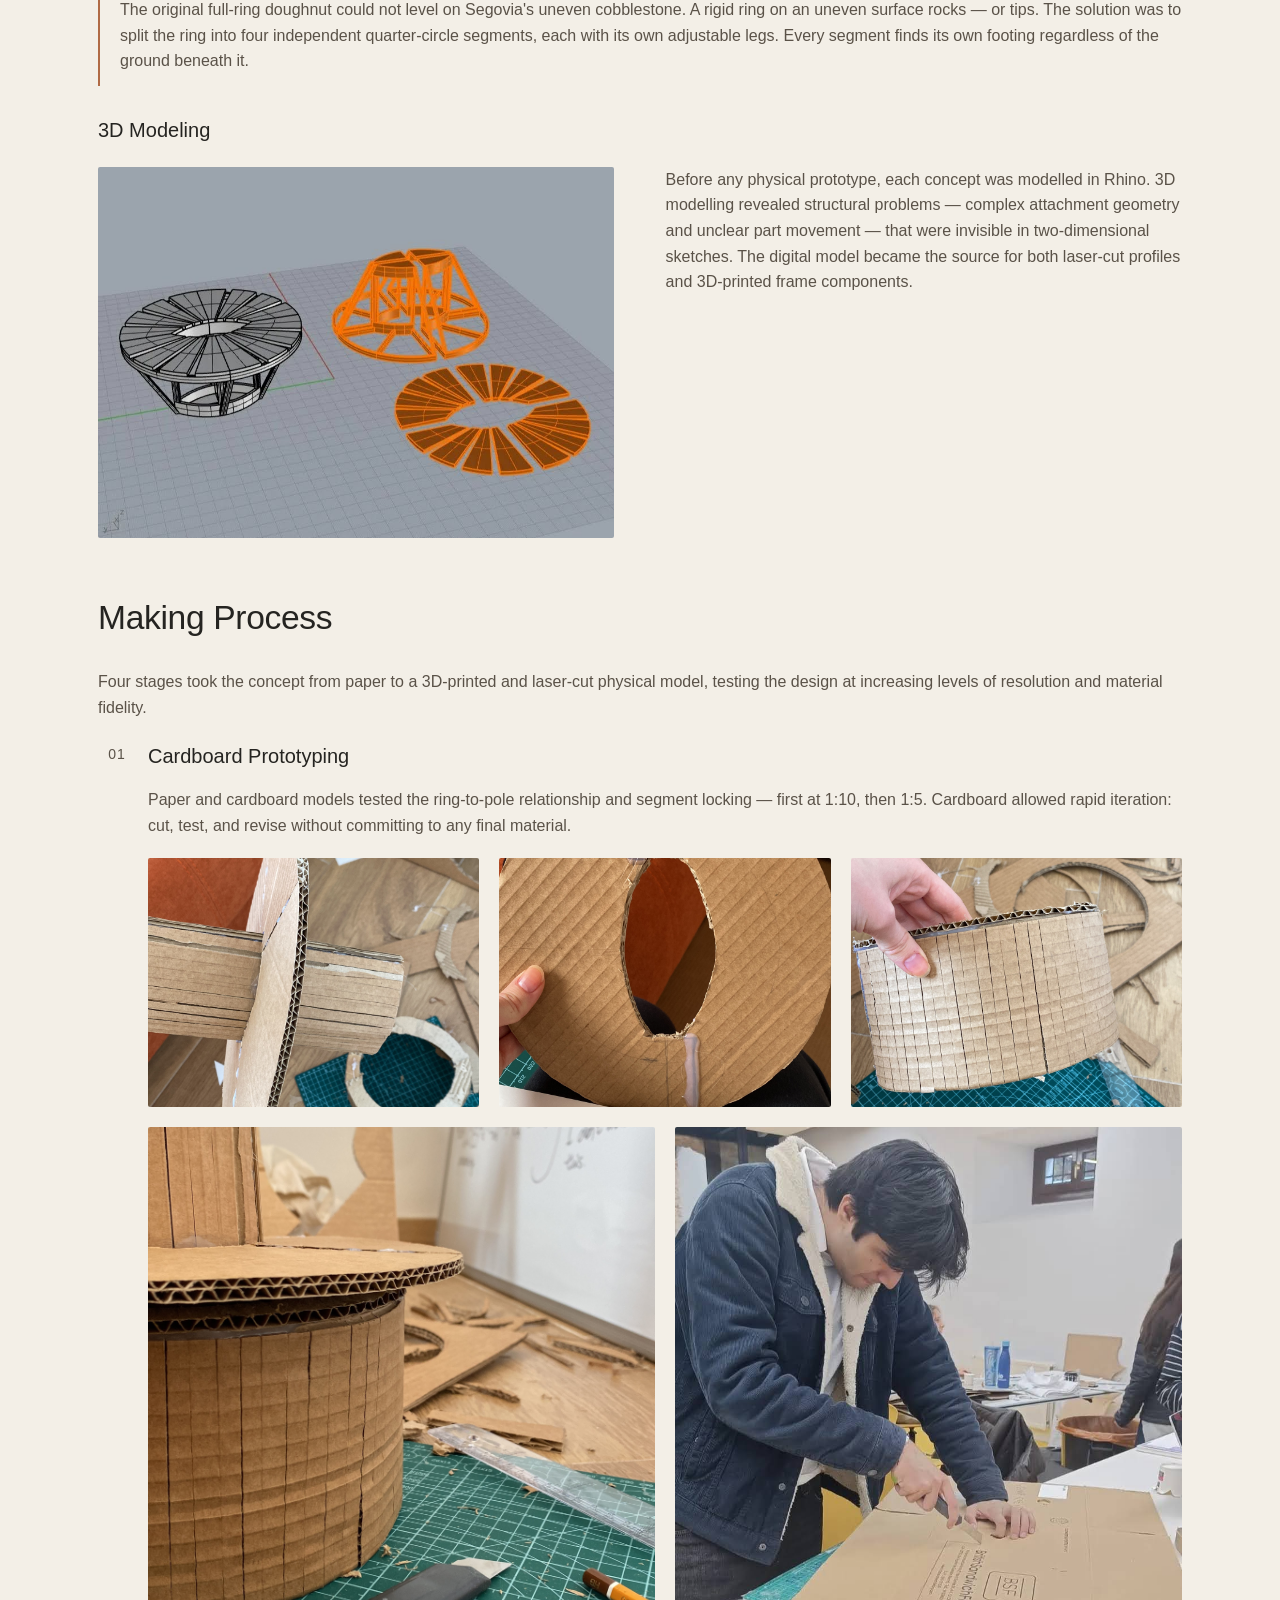
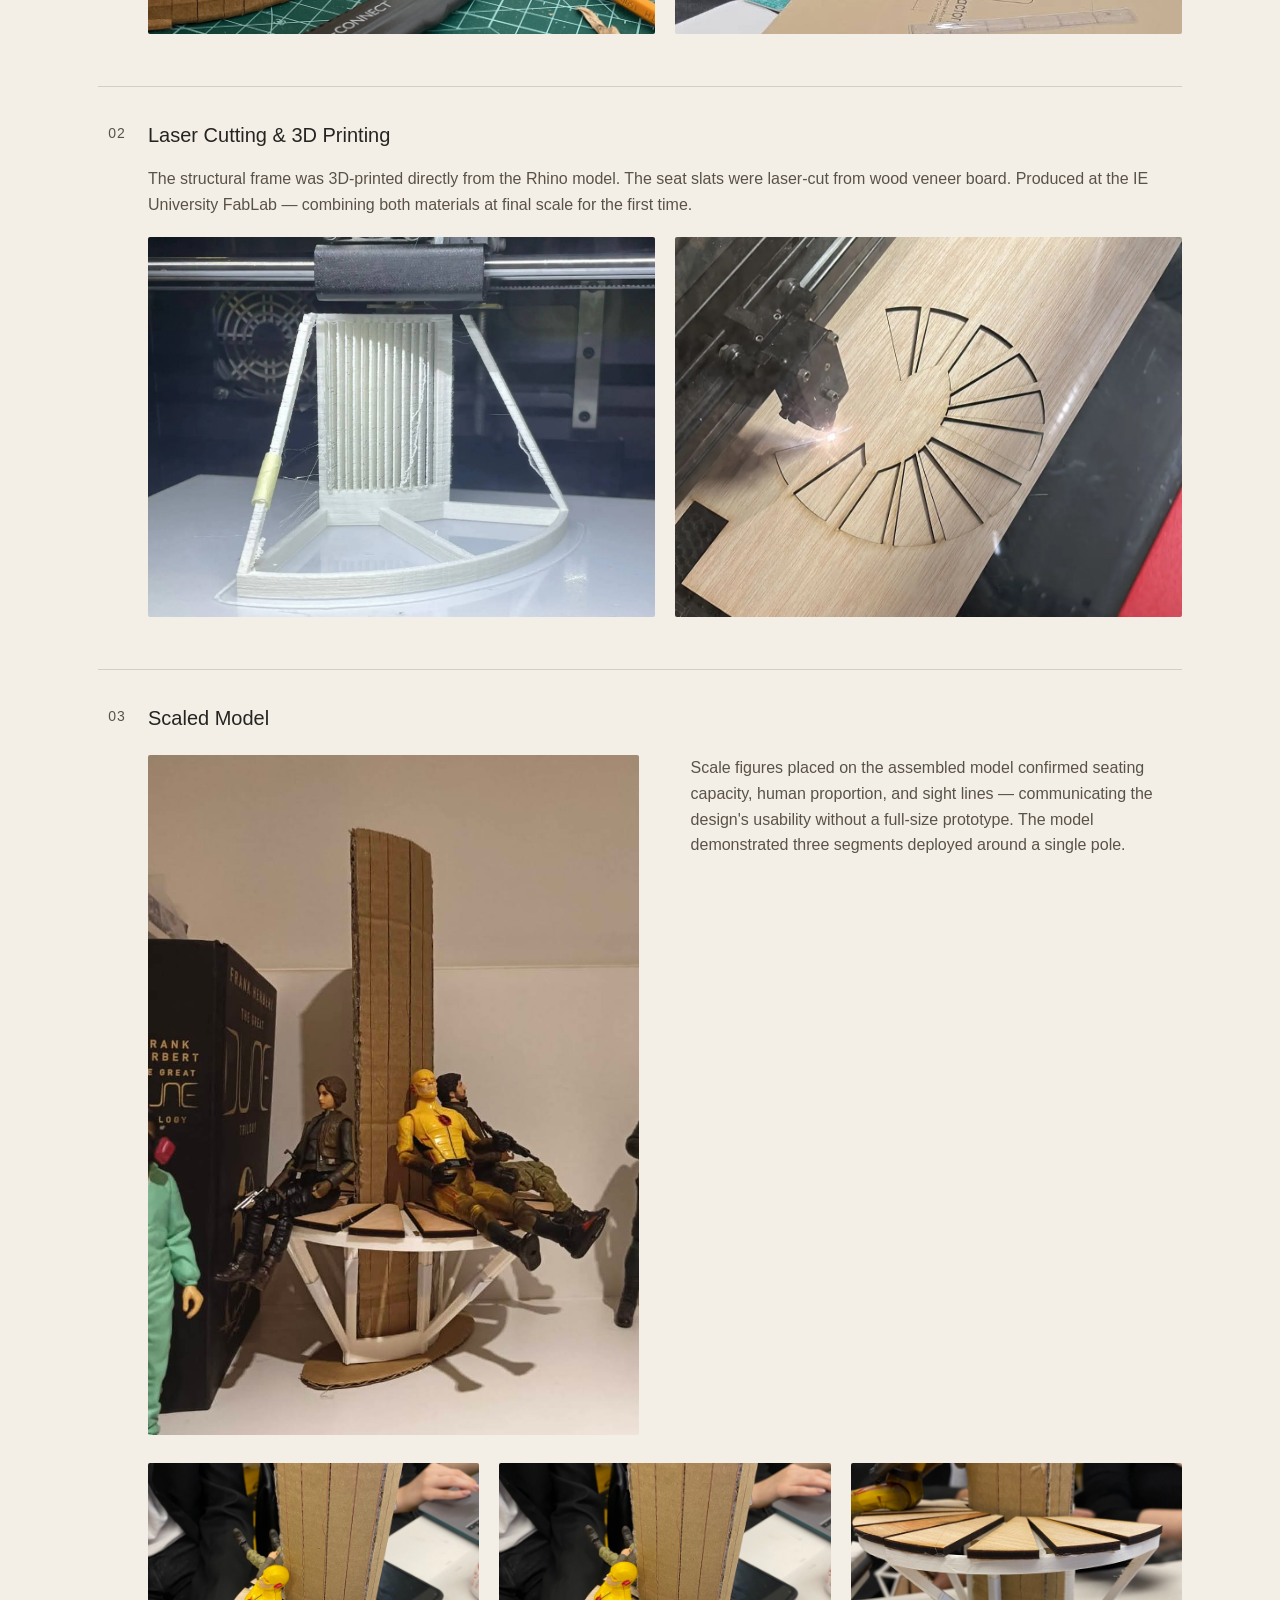
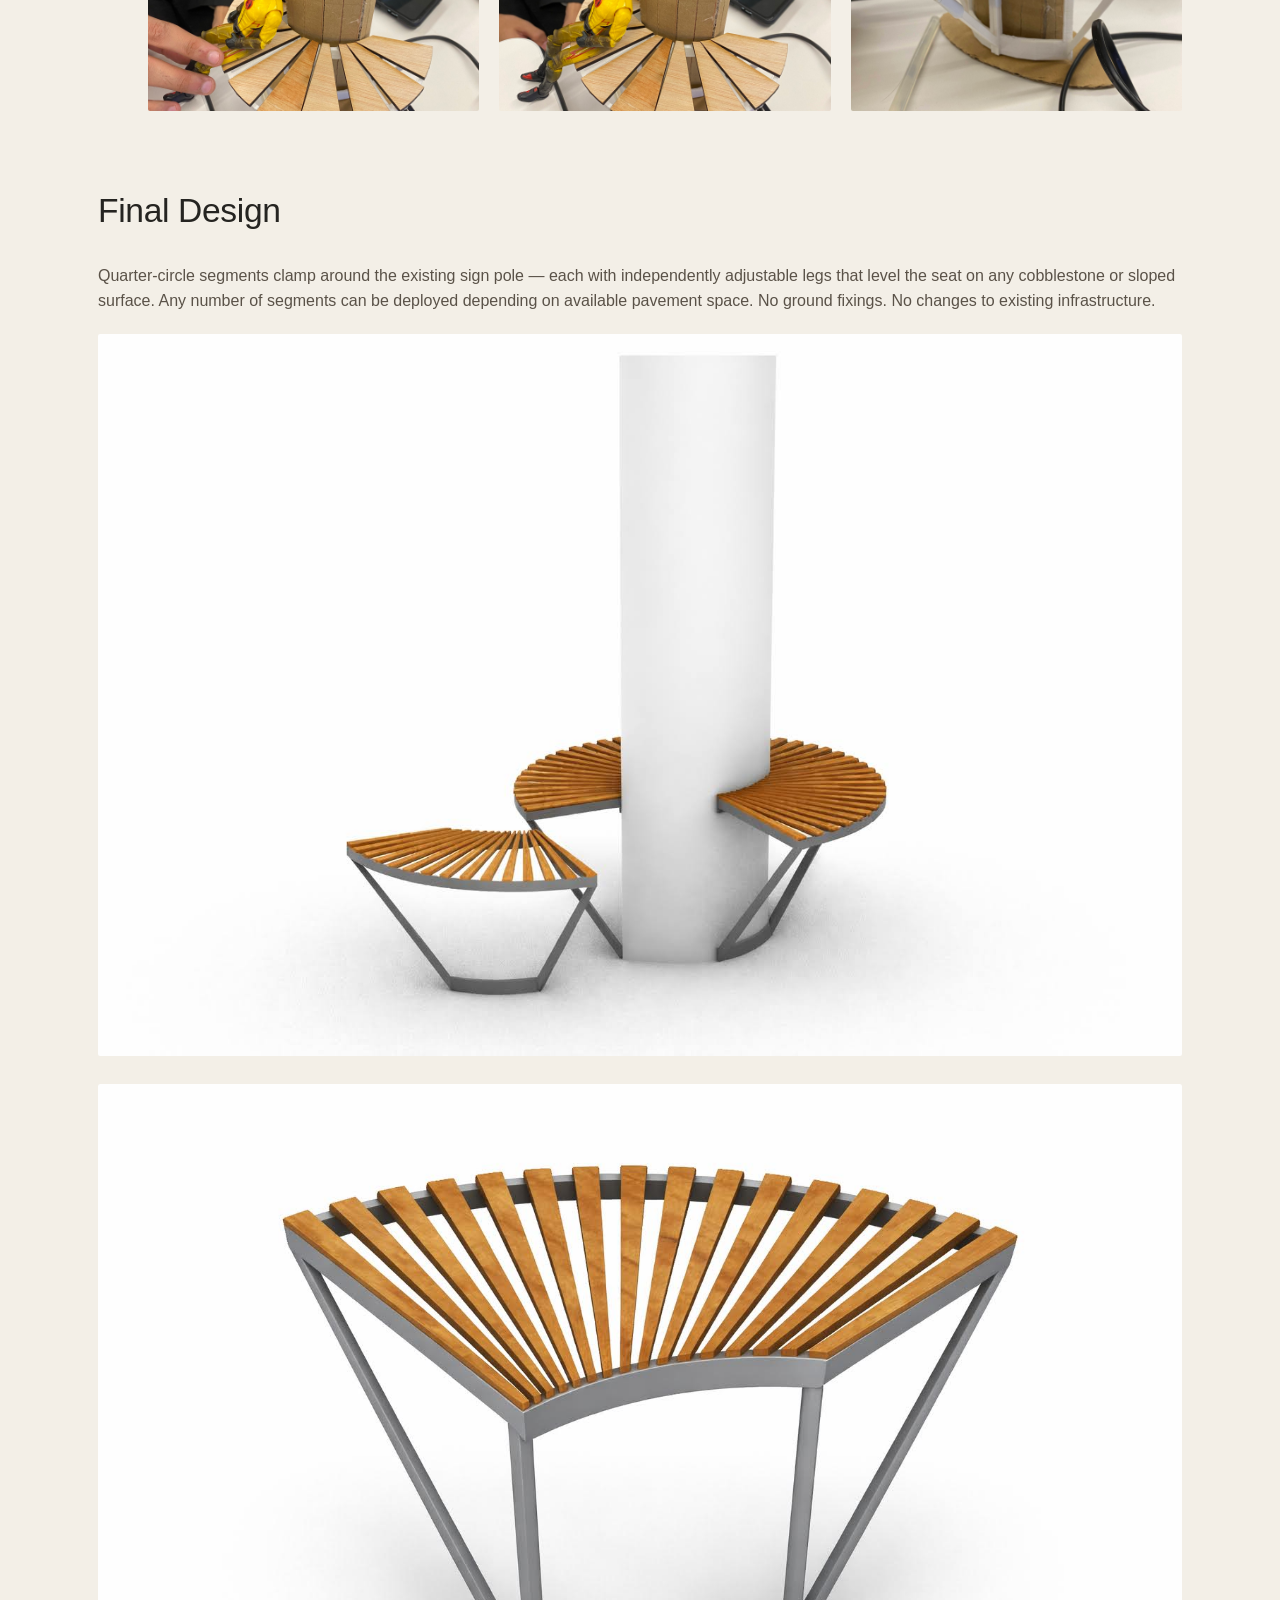
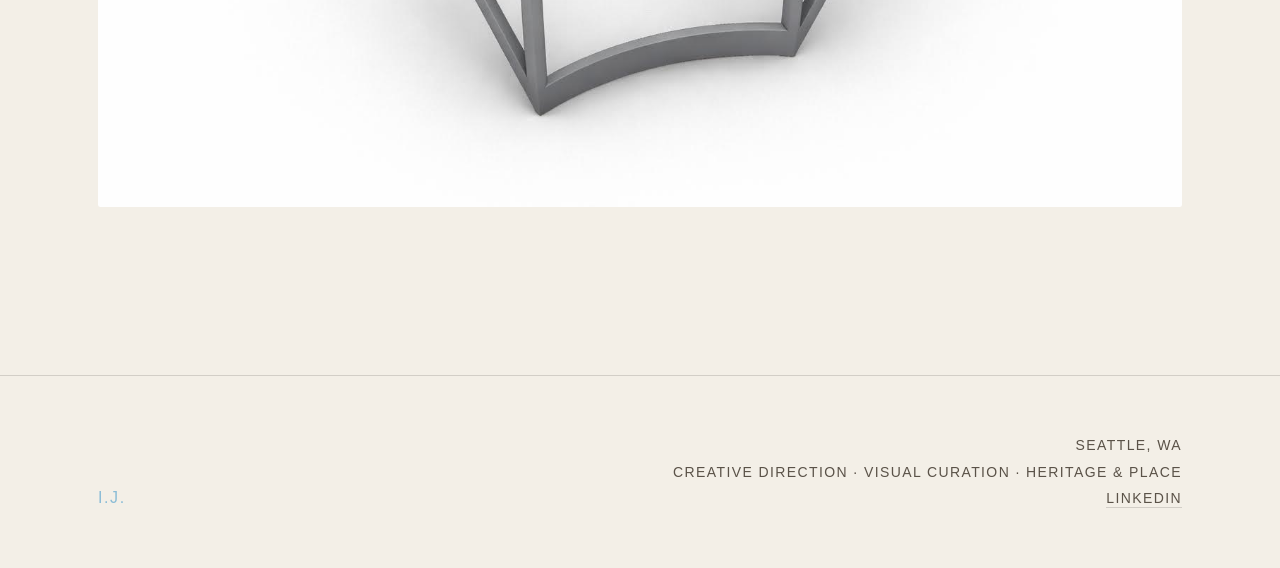
<file: segostop.html>
<!DOCTYPE html>
<html lang="en">
<head>
  <meta charset="UTF-8" />
  <meta name="viewport" content="width=device-width, initial-scale=1.0" />
  <title>SegoStop — Izabela Janczuk</title>
  <link rel="preconnect" href="https://fonts.googleapis.com" />
  <link rel="preconnect" href="https://fonts.gstatic.com" crossorigin />
  <link rel="icon" type="image/x-icon" href="favicon.ico" />
  <link rel="icon" type="image/png" sizes="32x32" href="favicon-32.png" />
  <link rel="apple-touch-icon" href="apple-touch-icon.png" />
  <link rel="stylesheet" href="styles.css" />
</head>
<body class="segostop-page">
<div class="grain"></div>

  <header class="site-header">
    <div class="wrap">
      <a class="logo" href="index.html">I.J.</a>
      <button class="menu-toggle" aria-label="Menu">&#9776;</button>
      <nav class="nav">
        <a href="index.html">Home</a>
        <a href="projects.html">Projects</a>
        <a href="about.html">About</a>
        <a href="gallery.html">Images</a>
        <a href="contact.html">Contact</a>
      </nav>
    </div>
  </header>

  <!-- HERO -->
  <section class="cs-hero">
    <div class="wrap">
      <figure class="cs-hero-fig sego-hero-fig">
        <img src="images/segostop/hero-assembly.png"
             alt="SegoStop — three modular quarter-circle seating segments assembled around a bus stop pole" />
      </figure>
      <div>
        <div class="tag">Accessibility / Material / Public Space</div>
        <h1 class="cs-title">SegoStop</h1>
        <div class="cs-meta">Rhino · Laser Cutter · 3D Printer</div>
        <p class="cs-desc">A modular, terrain-adaptive seating system for Segovia's historic bus stops. Quarter-circle segments clamp around existing poles and level on uneven cobblestone through independently adjustable legs.</p>
        <p class="cs-collab">In collaboration with Amina Magomedova, Ana Cotoi, Veer Chaudhary &amp; Fergus&nbsp;Condon</p>
      </div>
    </div>
  </section>

  <!-- BODY -->
  <main class="cs-body">
    <div class="wrap">

      <a class="cs-back" href="projects.html">← Back to projects</a>

      <!-- 1. Design Problem -->
      <section class="cs-section">
        <h2 class="cs-h">The Design Problem</h2>
        <div class="cs-text">
          <p>Segovia's bus stops lack accessible seating — especially for elderly residents. Uneven cobblestone terrain, unpredictable weather, and poles designed solely for signage create barriers that leave many riders with no option but to stand.</p>
        </div>
        <div class="sego-pair ar-tall">
          <figure>
            <img src="images/segostop/context-busstop.jpg"
                 alt="Segovia bus stop with the Roman aqueduct in the background" loading="lazy" />
          </figure>
          <figure>
            <img src="images/segostop/field-friend-busstop.jpg"
                 alt="Team member at a Segovia bus stop demonstrating the absence of seating" loading="lazy" />
          </figure>
        </div>
      </section>

      <!-- 2. Research -->
      <section class="cs-section">
        <h2 class="cs-h">Research</h2>
        <div class="sego-metrics">
          <div>
            <span class="sego-metric-num">14</span>
            <span class="sego-metric-label">Citizen interviews</span>
          </div>
          <div>
            <span class="sego-metric-num">68%</span>
            <span class="sego-metric-label">Of users were over 60</span>
          </div>
        </div>
        <div class="acc-group">
          <details class="acc">
            <summary>Citizen Research — 14 Interviews</summary>
            <div class="acc-body">
              <ul>
                <li>Lack of seating was raised consistently across newer and more peripheral areas of the city</li>
                <li>The problem was felt most acutely during unpredictable or delayed arrivals</li>
                <li>Three participants specifically mentioned difficulty on rainy days when cobblestones become slippery</li>
                <li>Results confirmed the problem was widespread enough to justify a permanent design solution</li>
              </ul>
            </div>
          </details>
          <details class="acc">
            <summary>Key Insights</summary>
            <div class="acc-body">
              <ul>
                <li>68% of surveyed users were over 60 — the majority of the waiting population</li>
                <li>Key pain points: prolonged standing, weather exposure, and no stable surface to lean against</li>
                <li>Existing bench solutions fail on Segovia's sloped and uneven historic terrain</li>
                <li>Any solution must work without modifying existing infrastructure</li>
              </ul>
            </div>
          </details>
        </div>
      </section>

      <!-- 3. Target Users -->
      <section class="cs-section">
        <h2 class="cs-h">Target Users</h2>
        <div class="personas">
          <div class="persona">
            <p class="cs-subh" style="margin-top:0">Maria, 72</p>
            <p class="line">Spanish resident — uses the bus 3–4 times weekly for errands and doctor visits.</p>
            <p class="line">Has mild arthritis that makes long periods of standing painful. Concerned about slipping on wet cobblestones. Values predictability in public transport.</p>
            <p class="line"><strong>Frustration:</strong> The lack of bus stop seating makes commuting increasingly difficult.</p>
          </div>
          <div class="persona">
            <p class="cs-subh" style="margin-top:0">Luis, 65</p>
            <p class="line">Recently retired teacher — uses public transit daily as his primary mode of transport.</p>
            <p class="line">Has back pain that worsens significantly with prolonged standing. Appreciates thoughtful urban design that considers all citizens.</p>
            <p class="line"><strong>Frustration:</strong> Longer waits are increasingly hard to manage without anywhere to sit.</p>
          </div>
        </div>
      </section>

      <!-- 4. Ideation -->
      <section class="cs-section">
        <h2 class="cs-h">Ideation</h2>
        <div class="cs-text">
          <p>Three concept directions were developed, mapped on a shared flipchart, and evaluated against usability, durability, and the spatial constraints of real Segovia bus stop poles.</p>
        </div>
        <div class="sego-pair ar-square">
          <figure>
            <img src="images/segostop/workshop.jpg"
                 alt="Team brainstorming at IE University with sketches spread across the table" loading="lazy" />
          </figure>
          <figure>
            <img src="images/segostop/brainstorm-flipchart.jpg"
                 alt="Ideation flipchart comparing V1, V2, and V3 concepts" loading="lazy" />
          </figure>
        </div>
        <div class="acc-group">
          <details class="acc">
            <summary>V1 — Foldable Chair Attachment</summary>
            <div class="acc-body">
              <p>A compact seat that folds out from the pole. Minimal footprint — does not require clear space around the pole.</p>
              <p><strong>Pros:</strong> Foldable, compact, weather-resistant.<br>
              <strong>Cons:</strong> Seats at most two people. Complex anti-theft attachment mechanism. Difficult to maintain.</p>
            </div>
          </details>
          <details class="acc">
            <summary>V2 — Pull Bench</summary>
            <div class="acc-body">
              <p>An extendable bench that slides out from the pole base, allowing more people to sit side by side.</p>
              <p><strong>Pros:</strong> Can accommodate more people than V1.<br>
              <strong>Cons:</strong> Vulnerable to weather damage and vandalism. Structurally difficult to make durable at low cost.</p>
            </div>
          </details>
          <details class="acc">
            <summary>V3 — Modular Doughnut Segments</summary>
            <div class="acc-body">
              <p>Quarter-circle segments that ring the pole, using its full footprint. Modular — any number can be deployed depending on available space.</p>
              <p><strong>Pros:</strong> Seats the most people. Easiest to maintain. Adapts to site conditions.<br>
              <strong>Cons:</strong> Larger footprint — not all poles have sufficient clear space around them.</p>
            </div>
          </details>
        </div>
        <div class="sego-lead">
          <img src="images/segostop/sketch-doughnut.jpg"
               alt="Coloured concept sketch of the selected modular doughnut seating design" loading="lazy" />
        </div>
        <p class="cs-subh">Concept Selection</p>
        <div class="cs-text">
          <p>A follow-up vote with 14 participants confirmed V3 as the direction to develop.</p>
        </div>
        <div class="sego-vote">
          <div class="sego-vote-row">
            <span class="sego-vote-label">V3 — Modular Doughnut</span>
            <div class="sego-vote-bar" style="width:160px"></div>
            <span class="sego-vote-n">8 / 14</span>
          </div>
          <div class="sego-vote-row">
            <span class="sego-vote-label">V1 — Foldable Chair</span>
            <div class="sego-vote-bar dim" style="width:80px"></div>
            <span class="sego-vote-n">4 / 14</span>
          </div>
          <div class="sego-vote-row">
            <span class="sego-vote-label">V2 — Pull Bench</span>
            <div class="sego-vote-bar dim" style="width:40px"></div>
            <span class="sego-vote-n">2 / 14</span>
          </div>
        </div>
      </section>

      <!-- 5. Design Development -->
      <section class="cs-section">
        <h2 class="cs-h">Design Development</h2>

        <p class="cs-subh" style="margin-top:0">Sketching</p>
        <div class="sego-split">
          <figure>
            <img src="images/segostop/sketch-structure.jpg"
                 alt="Annotated structural sketch showing the skeleton, support beams, and adjustable legs" loading="lazy" />
          </figure>
          <div class="cs-text">
            <p>Sketches explored methods of attachment to the pole and how seat segments could extend or retract — letting the team eliminate ideas early that could not be realised or did not truly solve the problem.</p>
            <p>The process revealed a critical structural requirement: each segment would need its own independent leg system to cope with uneven terrain.</p>
          </div>
        </div>
        <div class="sego-trio">
          <figure>
            <img src="images/segostop/proc-IMG_2724.jpg"
                 alt="Sketchbook page with pen studies of the quarter-circle segment form" loading="lazy" />
          </figure>
          <figure>
            <img src="images/segostop/proc-IMG_2726.jpg"
                 alt="Sketchbook page with design studies and dimension notes" loading="lazy" />
          </figure>
          <figure>
            <img src="images/segostop/proc-IMG_2808.jpg"
                 alt="Sketchbook page showing multiple quarter-circle segment views" loading="lazy" />
          </figure>
        </div>

        <div class="sego-pivot">
          <p class="sego-pivot-title">The Terrain Problem</p>
          <p>The original full-ring doughnut could not level on Segovia's uneven cobblestone. A rigid ring on an uneven surface rocks — or tips. The solution was to split the ring into four independent quarter-circle segments, each with its own adjustable legs. Every segment finds its own footing regardless of the ground beneath it.</p>
        </div>

        <p class="cs-subh">3D Modeling</p>
        <div class="sego-split">
          <figure>
            <img src="images/segostop/rhino-model.jpg"
                 alt="Rhino 3D wireframe model of the segmented seating structure" loading="lazy" />
          </figure>
          <div class="cs-text">
            <p>Before any physical prototype, each concept was modelled in Rhino. 3D modelling revealed structural problems — complex attachment geometry and unclear part movement — that were invisible in two-dimensional sketches. The digital model became the source for both laser-cut profiles and 3D-printed frame components.</p>
          </div>
        </div>
      </section>

      <!-- 6. Making Process -->
      <section class="cs-section">
        <h2 class="cs-h">Making Process</h2>
        <div class="cs-text">
          <p>Four stages took the concept from paper to a 3D-printed and laser-cut physical model, testing the design at increasing levels of resolution and material fidelity.</p>
        </div>

        <div class="sego-steps">

          <div class="sego-step">
            <span class="sego-step-n">01</span>
            <div>
              <p class="cs-subh" style="margin-top:0">Cardboard Prototyping</p>
              <div class="cs-text">
                <p>Paper and cardboard models tested the ring-to-pole relationship and segment locking — first at 1:10, then 1:5. Cardboard allowed rapid iteration: cut, test, and revise without committing to any final material.</p>
              </div>
              <div class="sego-trio">
                <figure>
                  <img src="images/segostop/prototype-assembly.jpg"
                       alt="Cardboard doughnut prototype assembled around a pole model" loading="lazy" />
                </figure>
                <figure>
                  <img src="images/segostop/prototype-ring.jpg"
                       alt="Top-down view of the cardboard ring with pole cutout at centre" loading="lazy" />
                </figure>
                <figure>
                  <img src="images/segostop/cardboard-model.jpg"
                       alt="Hand holding a curved cardboard quarter-circle segment" loading="lazy" />
                </figure>
              </div>
              <div class="sego-pair ar-square">
                <figure>
                  <img src="images/segostop/prototype-cutting.jpg"
                       alt="Cutting cardboard segments on a cutting mat" loading="lazy" />
                </figure>
                <figure>
                  <img src="images/segostop/making-cardboard.jpg"
                       alt="Team member constructing the cardboard prototype" loading="lazy" />
                </figure>
              </div>
            </div>
          </div>

          <div class="sego-step">
            <span class="sego-step-n">02</span>
            <div>
              <p class="cs-subh" style="margin-top:0">Laser Cutting &amp; 3D Printing</p>
              <div class="cs-text">
                <p>The structural frame was 3D-printed directly from the Rhino model. The seat slats were laser-cut from wood veneer board. Produced at the IE University FabLab — combining both materials at final scale for the first time.</p>
              </div>
              <div class="sego-pair">
                <figure>
                  <img src="images/segostop/3d-print.jpg"
                       alt="3D printer producing a structural frame segment" loading="lazy" />
                </figure>
                <figure>
                  <img src="images/segostop/laser-cut.jpg"
                       alt="Laser cutter cutting the radiating wooden seat slats" loading="lazy" />
                </figure>
              </div>
            </div>
          </div>

          <div class="sego-step">
            <span class="sego-step-n">03</span>
            <div>
              <p class="cs-subh" style="margin-top:0">Scaled Model</p>
              <div class="sego-split">
                <figure>
                  <img src="images/segostop/scale-model.jpg"
                       alt="Scale figures seated on the assembled SegoStop model communicating proportion and capacity" loading="lazy" />
                </figure>
                <div class="cs-text">
                  <p>Scale figures placed on the assembled model confirmed seating capacity, human proportion, and sight lines — communicating the design's usability without a full-size prototype. The model demonstrated three segments deployed around a single pole.</p>
                </div>
              </div>
              <div class="sego-trio">
                <figure>
                  <img src="images/segostop/proc-IMG_2951.jpg"
                       alt="Assembled segment with scale figure, top view" loading="lazy" />
                </figure>
                <figure>
                  <img src="images/segostop/proc-IMG_2952.jpg"
                       alt="Assembled segment with scale figure, angled three-quarter view" loading="lazy" />
                </figure>
                <figure>
                  <img src="images/segostop/proc-IMG_2953.jpg"
                       alt="Full assembled three-segment model at a bus stop pole" loading="lazy" />
                </figure>
              </div>
            </div>
          </div>

        </div>
      </section>

      <!-- 7. Final Design -->
      <section class="cs-section">
        <h2 class="cs-h">Final Design</h2>
        <div class="cs-text">
          <p>Quarter-circle segments clamp around the existing sign pole — each with independently adjustable legs that level the seat on any cobblestone or sloped surface. Any number of segments can be deployed depending on available pavement space. No ground fixings. No changes to existing infrastructure.</p>
        </div>
        <div class="sego-render">
          <img src="images/segostop/hero-assembly.png"
               alt="SegoStop — three segments assembled around a bus stop pole, 3D render" />
        </div>
        <div class="sego-render">
          <img src="images/segostop/hero-seat.png"
               alt="SegoStop — single quarter-circle segment showing timber seat slats and adjustable leg structure, 3D render" loading="lazy" />
        </div>
      </section>

    </div>
  </main>

  <footer class="site-footer">
    <div class="wrap">
      <span class="footer-wordmark">I.J.</span>
      <div class="footer-meta">
        Seattle, WA<br>
        Creative Direction · Visual Curation · Heritage &amp; Place<br>
        <a href="https://www.linkedin.com/in/izabela-janczuk/" target="_blank" rel="noopener">LinkedIn</a>
      </div>
    </div>
  </footer>

  <script src="content.js"></script>
  <script src="script.js"></script>
</body>
</html>
</file>
<file: styles.css>
/* ============================================================
   styles.css — Izabela Janczuk Portfolio
   Only two typefaces, site-wide:
     --sans  = Helvetica — main page titles + all body/UI text
     --serif = Fraunces  — subtitles (the "fancier" face, also the I.J. mark)

   Editorial palette: warm ivory/parchment base, dusty rose as the
   through-line accent, with pale blue, denim, forest, and oxblood used
   sparingly as single-moment interruptions — never backgrounds applied
   everywhere at once.
   ============================================================ */

:root {
  --bone: #f4efe6;
  --paper: #eee7da;
  --chalk: #f3efe7;      /* warm paper — primary editorial bg */
  --parchment: #ece3d3;  /* soft paper, one shade warmer than --paper */
  --pale-blue: #d9e3e5;  /* washed blue — quiet section wash */
  --denim: #a9bfc4;      /* faded blue accent */
  --forest: #657568;     /* muted forest green */
  --oxblood: #7a2e28;    /* brick — rules & marks only, never a fill */
  --ink: #252421;        /* soft black, not pure black */
  --ink-soft: #5a5248;
  --rose: #c99391;       /* dusty red */
  --rose-deep: #a9726d;
  --terracotta: #b06a45;
  --moss: #767a5c;
  --moss-deep: #64684a; /* darker moss for text on light backgrounds — 5.1:1 contrast on --bone */
  --stone: #d8cfbf;
  --line: rgba(37,36,33,0.16);
  --accent-blue: #8abcd6; /* the I.J. mark, site-wide */
  --blue-deep: #3e5f78;   /* mid-dark blue — between accent-blue and ink-blue */
  --ink-blue: #1c2b36;    /* dark blue ground for the About page */

  /* Single sans-serif face, site-wide — hierarchy comes from size,
     weight, and italics only. --serif is kept as an alias so existing
     rules that reach for it (bold/italic titles, etc.) still work. */
  --serif: 'Helvetica Neue', Helvetica, Arial, sans-serif;
  --sans: 'Helvetica Neue', Helvetica, Arial, sans-serif;

  --maxw: 1180px;
  --pad: clamp(24px, 4vw, 48px);
}

*, *::before, *::after { box-sizing: border-box; }
* { margin: 0; padding: 0; }
html { scroll-behavior: smooth; overflow-x: hidden; }

body {
  background:
    radial-gradient(1200px 600px at 10% -10%, rgba(199,154,148,0.09), transparent 60%),
    radial-gradient(900px 500px at 100% 0%, rgba(124,142,160,0.07), transparent 55%),
    var(--chalk);
  color: var(--ink);
  font-family: var(--sans);
  font-size: 16px;
  line-height: 1.65;
  -webkit-font-smoothing: antialiased;
  overflow-x: hidden;
}

img { max-width: 100%; display: block; }
a { color: inherit; text-decoration: none; }
button { font-family: inherit; cursor: pointer; }
ul, ol { list-style: none; }

.dogear { display: none; }

/* ============================================================
   EDITORIAL PRIMITIVES — small composable pieces used to build a
   different layout per section, instead of one repeated card
   ============================================================ */

.eyebrow {
  display: block; font-family: var(--sans); font-size: 12px;
  letter-spacing: 0.16em; text-transform: uppercase; color: var(--ink-soft);
}

.rule { height: 1px; background: var(--line); border: none; }
.rule--short { width: 48px; }
.rule--denim { background: var(--denim); opacity: 0.55; }

.cap-num {
  font-family: var(--sans); font-size: 14px; font-style: italic;
  color: var(--ink-soft);
}
.cap-num em {
  font-style: italic; font-weight: 400; color: var(--ink-soft);
  margin-right: 6px;
}

/* wash — a full-bleed section tint, used sparingly for one moment at a time */
.wash-blue { background: var(--pale-blue); }
.wash-parchment { background: var(--parchment); }

/* Grain overlay */
.grain {
  position: fixed; inset: 0; pointer-events: none; opacity: 0.035; z-index: 50;
  background-image: url("data:image/svg+xml,%3Csvg xmlns='http://www.w3.org/2000/svg' width='120' height='120'%3E%3Cfilter id='n'%3E%3CfeTurbulence type='fractalNoise' baseFrequency='0.9' numOctaves='2' stitchTiles='stitch'/%3E%3C/filter%3E%3Crect width='100%25' height='100%25' filter='url(%23n)'/%3E%3C/svg%3E");
}

.wrap {
  width: 100%;
  max-width: var(--maxw);
  margin: 0 auto;
  padding: 0 var(--pad);
}

/* Tag component */
.tag {
  display: inline-flex; align-items: center; gap: 8px;
  font-family: var(--sans);
  font-size: 14px; letter-spacing: 0.14em; text-transform: uppercase;
  color: var(--ink-soft); border: 1px dashed var(--line);
  padding: 6px 12px; border-radius: 2px; margin-bottom: 28px;
}

/* ============================================================
   NAVIGATION
   ============================================================ */

.site-header {
  position: sticky; top: 0; z-index: 30;
  background: rgba(244,239,230,0.94);
  backdrop-filter: blur(10px);
  -webkit-backdrop-filter: blur(10px);
  border-bottom: 1px solid var(--line);
}

.site-header .wrap {
  display: flex; align-items: center; justify-content: space-between;
  padding-top: 24px; padding-bottom: 24px;
}

.logo {
  font-family: var(--sans); font-weight: 500; font-size: 14px;
  letter-spacing: 0.1em; color: var(--accent-blue);
}

.nav {
  display: flex; gap: 36px;
  font-size: 14px; letter-spacing: 0.12em; text-transform: uppercase;
  color: var(--ink-soft);
}
.nav a {
  border-bottom: 1px solid transparent; padding-bottom: 3px;
  transition: color 0.2s, border-color 0.2s;
}
.nav a:hover, .nav a.active { color: var(--ink); border-color: var(--accent-blue); }

.menu-toggle {
  display: none; background: none; border: none;
  color: var(--ink); font-size: 1.5rem; line-height: 1; padding: 4px;
}

/* Home page: header floats transparent over the full-bleed hero photo
   until the visitor scrolls past it, then it picks up the same solid
   bar every other page always has */
body.home-page .site-header {
  position: fixed; top: 0; left: 0; right: 0; z-index: 50;
  background: transparent; backdrop-filter: none; -webkit-backdrop-filter: none;
  border-bottom-color: transparent;
  transition: background 0.3s, border-color 0.3s, backdrop-filter 0.3s;
}
body.home-page main { padding-top: 0; }
body.home-page .site-header .logo {
  text-shadow: 0 1px 6px rgba(0,0,0,0.35);
  transition: color 0.3s;
}
body.home-page .site-header .nav a,
body.home-page .site-header .menu-toggle {
  color: #fff; text-shadow: 0 1px 6px rgba(0,0,0,0.35);
  transition: color 0.3s;
}
body.home-page .site-header .nav a:hover,
body.home-page .site-header .nav a.active { border-color: #fff; }
body.home-page .site-header.scrolled {
  background: rgba(244,239,230,0.94);
  backdrop-filter: blur(10px); -webkit-backdrop-filter: blur(10px);
  border-bottom-color: var(--line);
}
body.home-page .site-header.scrolled .logo { text-shadow: none; }
body.home-page .site-header.scrolled .nav a,
body.home-page .site-header.scrolled .menu-toggle { color: var(--ink-soft); text-shadow: none; }
body.home-page .site-header.scrolled .nav a:hover,
body.home-page .site-header.scrolled .nav a.active { color: var(--ink); border-color: var(--accent-blue); }

/* ============================================================
   FOOTER
   ============================================================ */

.site-footer { border-top: 1px solid var(--line); margin-top: 40px; }

.site-footer .wrap {
  display: flex; justify-content: space-between; align-items: flex-end;
  padding-top: 56px; padding-bottom: 56px;
}

.footer-wordmark {
  font-family: var(--sans); font-weight: 500; font-size: 16px;
  letter-spacing: 0.1em; color: var(--accent-blue);
}

.footer-meta {
  font-size: 14px; letter-spacing: 0.1em; text-transform: uppercase;
  color: var(--ink-soft); text-align: right; line-height: 1.9;
}
.footer-meta a {
  border-bottom: 1px solid var(--line); padding-bottom: 1px; transition: border-color 0.2s;
}
.footer-meta a:hover { border-color: var(--rose-deep); }

/* ============================================================
   HOME PAGE — EDITORIAL OPENING SPREAD
   One full-bleed photograph stretched across the entire page width,
   with the name scrolling over it in a slow right-to-left marquee.
   ============================================================ */

.hero {
  position: relative; overflow: hidden;
  height: 100vh; height: 100dvh; min-height: 560px;
}

.hero-fig {
  position: absolute; inset: 0; width: 100%; height: 100%;
  overflow: hidden; margin: 0; background: var(--parchment);
}
.hero-fig img { width: 100%; height: 100%; object-fit: cover; display: block; }
.hero-fig::after {
  content: ""; position: absolute; inset: 0;
  background: linear-gradient(180deg, rgba(37,36,33,0.12) 0%, rgba(37,36,33,0.22) 50%, rgba(37,36,33,0.32) 100%);
}

.hero-overlay {
  position: absolute; inset: 0; z-index: 2;
  display: flex; flex-direction: column; align-items: center; justify-content: center;
}
.hero-label {
  position: absolute; left: var(--pad); bottom: clamp(24px, 5vh, 48px); z-index: 2;
  font-family: var(--sans); font-size: 15px; letter-spacing: 0.16em;
  text-transform: uppercase; color: #fff;
}

.marquee { width: 100%; overflow: hidden; white-space: nowrap; }
.marquee-track {
  display: inline-flex; width: max-content;
  animation: marquee-scroll 7s linear infinite;
  will-change: transform;
}
.marquee-track span {
  font-family: var(--sans); font-weight: 400; text-transform: uppercase;
  font-size: clamp(3.4rem, 11.5vw, 8.5rem); line-height: 1;
  letter-spacing: 0.02em; color: #8abcd6;
  padding-right: clamp(48px, 6vw, 100px);
}
@keyframes marquee-scroll {
  from { transform: translateX(0); }
  to { transform: translateX(-50%); }
}
@media (prefers-reduced-motion: reduce) {
  .marquee-track { animation: none; }
}

/* Drag a new photo onto the hero image to preview a replacement */
.drop-hint {
  position: absolute; bottom: 16px; right: 16px; z-index: 3;
  font-family: var(--sans); font-size: 0.72rem; letter-spacing: 0.06em;
  color: rgba(243,239,231,0.9); background: rgba(37,36,33,0.55);
  padding: 4px 10px; border-radius: 1px;
  pointer-events: none; opacity: 0; transition: opacity 0.3s; white-space: nowrap;
}
.hero-fig.dragover .drop-hint { opacity: 1; }
.hero-fig.dragover img { filter: brightness(0.6); }
.hero-fig.dragover::before {
  content: ""; position: absolute; inset: 8px; z-index: 3;
  border: 1px dashed rgba(243,239,231,0.7); pointer-events: none;
}

/* ============================================================
   HOME PAGE — WORK SECTION (bone background, below the cover)
   ============================================================ */

.intro {
  padding: 100px var(--pad) 100px;
  max-width: var(--maxw); margin: 0 auto;
}
.intro-text {
  font-family: var(--sans); font-weight: 400;
  font-size: clamp(16px, 1.9vw, 26px); line-height: 1.3;
  color: var(--ink-soft);
  white-space: nowrap;
}
.intro-text em { color: var(--ink); font-style: italic; }
.intro-text strong { font-weight: 600; }

.section-head {
  padding: 0 var(--pad) 40px;
  max-width: var(--maxw); margin: 0 auto;
  display: flex; justify-content: space-between; align-items: baseline;
}
.section-title {
  font-family: var(--sans); font-weight: 400; font-size: 14px;
  letter-spacing: 0.14em; text-transform: uppercase; color: var(--ink-soft);
}
.section-count { font-size: 14px; letter-spacing: 0.12em; color: var(--ink-soft); text-transform: uppercase; }

.work {
  max-width: var(--maxw); margin: 0 auto;
  padding: 0 var(--pad) 100px;
}

/* ---- alternating entries, each visual a pulsing circular aura
   rather than a photograph ---- */
.entry {
  display: grid; grid-template-columns: 0.85fr 1fr; gap: 56px; align-items: center;
  padding: 64px 0;
}
.entry:nth-child(even) { grid-template-columns: 1fr 0.85fr; }
.entry:nth-child(even) .entry-visual { order: 2; }
.entry:nth-child(even) .entry-copy { order: 1; }

.entry-visual { display: flex; justify-content: center; }
.aura {
  width: clamp(220px, 26vw, 360px); aspect-ratio: 1/1; border-radius: 50%;
  filter: blur(10px);
  animation: aura-pulse 3s ease-in-out infinite;
  transition: transform 0.5s cubic-bezier(0.16,1,0.3,1);
}
.entry:hover .aura { transform: scale(1.04); }
.aura-a { background: radial-gradient(circle at 36% 32%, var(--pale-blue) 0%, var(--denim) 42%, transparent 72%); }
.aura-b { background: radial-gradient(circle at 36% 32%, var(--accent-blue) 0%, var(--blue-deep) 42%, transparent 72%); }
.aura-c { background: radial-gradient(circle at 36% 32%, var(--denim) 0%, var(--ink-blue) 42%, transparent 72%); }
.aura-d { background: radial-gradient(circle at 36% 32%, var(--accent-blue) 0%, var(--ink-blue) 42%, transparent 72%); }
@keyframes aura-pulse {
  0%, 100% { transform: scale(1); opacity: 0.62; }
  50% { transform: scale(1.06); opacity: 0.88; }
}
@media (prefers-reduced-motion: reduce) {
  .aura { animation: none; }
}

.entry-copy { max-width: 460px; }
.entry-title {
  font-family: var(--sans); font-weight: 700; font-style: normal;
  font-size: 20px; line-height: 1.25; margin: 8px 0 10px; color: var(--ink);
}
.entry-desc {
  font-family: var(--sans); font-weight: 400; font-style: normal;
  font-size: 16px; line-height: 1.6; color: var(--ink-soft);
}
.entry-view {
  display: inline-block; margin-top: 20px;
  font-size: 14px; letter-spacing: 0.1em; text-transform: uppercase;
  border-bottom: 1px solid var(--ink); padding-bottom: 2px; transition: opacity 0.2s;
}
.entry:hover .entry-view { opacity: 0.55; }

/* Scroll reveal — one shared easing/timing across the page so content
   settles in rather than snapping into place */
.reveal {
  opacity: 0; transform: translateY(18px);
  transition: opacity 0.8s cubic-bezier(0.16,1,0.3,1), transform 0.8s cubic-bezier(0.16,1,0.3,1);
}
.reveal.is-visible { opacity: 1; transform: translateY(0); }
@media (prefers-reduced-motion: reduce) {
  .reveal { opacity: 1; transform: none; transition: none; }
}

/* ============================================================
   ABOUT PAGE — inverted: dark ground, bone/white text
   ============================================================ */

body.about-page { background: var(--ink-blue); }
body.about-page .site-footer {
  background: var(--ink-blue);
  backdrop-filter: none; -webkit-backdrop-filter: none;
  border-color: rgba(243,239,231,0.15);
}
/* The menu bar itself flips to the light accent blue on this page,
   with bone text and the I.J. mark in dark blue for contrast */
body.about-page .site-header {
  background: var(--accent-blue);
  backdrop-filter: none; -webkit-backdrop-filter: none;
  border-color: rgba(28,43,54,0.2);
}
body.about-page .site-header .logo { color: var(--ink-blue); }
body.about-page .nav a { color: var(--bone); }
body.about-page .nav a:hover,
body.about-page .nav a.active { color: var(--ink-blue); border-color: var(--ink-blue); }
body.about-page .menu-toggle { color: var(--bone); }
body.about-page .footer-meta { color: rgba(243,239,231,0.75); }
body.about-page .footer-meta a:hover { border-color: var(--accent-blue); }

body.about-page .about-greeting { color: var(--chalk); }
body.about-page .about-cv-label { color: rgba(243,239,231,0.7); }
body.about-page .about-bio-text p { color: rgba(243,239,231,0.82); }
body.about-page .about-cv { border-top-color: rgba(243,239,231,0.18); }
body.about-page .cv-head { color: var(--chalk); }
body.about-page .cv-col ul li { color: rgba(243,239,231,0.75); }
body.about-page .cv-entry .t { color: var(--chalk); }
body.about-page .cv-entry .s { color: rgba(243,239,231,0.7); }

main.about-page {
  padding-top: clamp(56px, 8vw, 96px);
  padding-bottom: clamp(60px, 9vw, 100px);
}

.about-lead {
  display: grid; grid-template-columns: 1fr 0.65fr;
  gap: clamp(40px, 6vw, 80px); align-items: stretch;
  margin-bottom: clamp(56px, 8vw, 90px);
}

.about-greeting {
  font-family: var(--sans); font-weight: 300;
  font-size: clamp(3.5rem, 9vw, 6.5rem); line-height: 1;
  color: var(--ink); margin-top: -0.155em; margin-bottom: 28px;
}

.about-photo { overflow: hidden; border-radius: 2px; }
.about-photo img {
  width: 100%; height: 100%; object-fit: cover; display: block;
  filter: sepia(0.06) brightness(0.97) contrast(1.03);
}

.about-bio-text p {
  font-size: 16px; line-height: 1.6; color: var(--ink-soft);
  max-width: 64ch; margin-bottom: 14px;
}
.about-bio-text p:last-child { margin-bottom: 0; }

.about-cv { border-top: 1px solid var(--line); padding-top: clamp(48px, 7vw, 80px); }
.about-cv-label {
  font-size: 14px; letter-spacing: 0.14em; text-transform: uppercase;
  color: var(--ink-soft); margin-bottom: 40px;
}

.cv-grid {
  display: grid; grid-template-columns: repeat(4, 1fr);
  gap: clamp(24px, 3vw, 48px);
}

.cv-head {
  font-family: var(--sans); font-style: italic; font-size: 18px; font-weight: 400;
  color: var(--ink); margin-bottom: 16px; margin-top: 32px;
  text-wrap: pretty;
}
.cv-col > .cv-head:first-child { margin-top: 0; }

.cv-col ul li {
  font-size: 15px; color: var(--ink-soft); line-height: 1.5; margin-bottom: 6px;
  text-wrap: pretty;
}

.cv-entry { margin-bottom: 16px; }
.cv-entry .t { font-size: 15px; color: var(--ink); font-weight: 500; line-height: 1.35; margin-bottom: 2px; text-wrap: pretty; }
.cv-entry .s { font-size: 14px; color: var(--ink-soft); line-height: 1.45; text-wrap: pretty; }

/* ============================================================
   PROJECTS PAGE
   ============================================================ */

.projects-page {
  padding-top: clamp(56px, 8vw, 96px);
  padding-bottom: clamp(60px, 9vw, 100px);
}

.page-head {
  padding-top: 24px; margin-bottom: 24px;
}

.page-display {
  font-family: var(--sans); font-weight: 300;
  font-size: clamp(2rem, 4.5vw, 3.2rem); line-height: 1.05;
  letter-spacing: -0.01em; margin-bottom: 14px;
  color: var(--ink);
}

.page-lead {
  font-size: 16px; color: var(--ink-soft); line-height: 1.6;
}

.projects-grid {
  display: grid; grid-template-columns: repeat(auto-fill, minmax(300px, 1fr));
  gap: 20px; margin-top: 0;
}

/* Project cards: each project's real cover photo, with a blue gradient
   wash on top at low opacity so the color throughline survives while
   each card still shows its own photo/personality underneath */
.project-card { position: relative; display: block; overflow: hidden; border-radius: 2px; }
.project-card .thumb { aspect-ratio: 4/3; overflow: hidden; position: relative; }
.project-card .thumb img {
  width: 100%; height: 100%; object-fit: cover; display: block;
  transition: transform 0.6s cubic-bezier(0.16,1,0.3,1);
}
.project-card:hover .thumb img { transform: scale(1.03); }
.project-card .thumb::after { content: ""; position: absolute; inset: 0; opacity: 0.4; }

.project-card:nth-child(1) .thumb::after { background: linear-gradient(160deg, var(--pale-blue), var(--denim)); }
.project-card:nth-child(2) .thumb::after { background: linear-gradient(160deg, var(--accent-blue), var(--blue-deep)); }
.project-card:nth-child(3) .thumb::after { background: linear-gradient(160deg, var(--denim), var(--ink-blue)); }
.project-card:nth-child(4) .thumb::after { background: linear-gradient(160deg, var(--accent-blue), var(--ink-blue)); }

.project-overlay {
  position: absolute; inset: 0;
  display: flex; align-items: flex-end; justify-content: flex-start;
  padding: 20px 24px;
  background: linear-gradient(to top, rgba(43,38,33,0.5) 0%, transparent 65%);
  font-family: var(--serif); font-size: clamp(1.3rem, 2.5vw, 1.9rem);
  font-weight: 400; font-style: italic; color: rgba(255,255,255,0.95);
  text-align: left;
  opacity: 1;
  transition: background 0.3s;
}
.project-card:hover .project-overlay {
  background: linear-gradient(to top, rgba(43,38,33,0.65) 0%, transparent 65%);
}

/* ============================================================
   CASE STUDY PAGES (ecobite + segostop)
   ============================================================ */

.cs-hero {
  padding: clamp(60px, 9vw, 110px) 0 clamp(40px, 6vw, 72px);
  border-bottom: 1px solid var(--line);
}
.cs-hero .wrap {
  display: grid; grid-template-columns: 1fr 1fr;
  gap: clamp(40px, 6vw, 80px); align-items: center;
}

.cs-title {
  font-family: var(--serif); font-weight: 500;
  font-size: clamp(2.6rem, 5.5vw, 4.2rem);
  line-height: 1.0; letter-spacing: -0.02em; margin-bottom: 16px;
}
.cs-meta {
  font-size: 14px; letter-spacing: 0.12em; text-transform: uppercase;
  color: var(--ink-soft); margin-bottom: 20px;
}
.cs-desc {
  font-size: 16px; line-height: 1.6; color: var(--ink-soft);
  max-width: 52ch; margin-bottom: 12px;
}
.cs-collab { font-size: 14px; color: var(--ink-soft); opacity: 0.65; font-style: italic; text-wrap: pretty; }

.cs-hero-fig { margin: 0; overflow: hidden; border-radius: 2px; background: var(--paper); }
.cs-hero-fig img {
  width: 100%; display: block; height: auto;
  filter: sepia(0.06) brightness(0.97) contrast(1.03);
}

.cs-body { padding: clamp(56px, 9vw, 100px) 0; }

.cs-back {
  display: inline-flex; align-items: center; gap: 6px;
  font-size: 14px; letter-spacing: 0.12em; text-transform: uppercase;
  color: var(--ink-soft); margin-bottom: clamp(40px, 6vw, 64px);
  border-bottom: 1px solid var(--line); padding-bottom: 2px;
  transition: color 0.2s;
}
.cs-back:hover { color: var(--ink); }

.cs-section { margin-bottom: clamp(32px, 4.5vw, 52px); }
.cs-section:last-child { margin-bottom: 0; }

.cs-h {
  font-family: var(--serif); font-weight: 400;
  font-size: clamp(1.5rem, 2.8vw, 2.1rem); letter-spacing: -0.01em; margin-bottom: 24px;
}
.cs-subh { font-family: var(--serif); font-weight: 500; font-size: 20px; margin: 28px 0 14px; }

.cs-text { max-width: none; }
.cs-text p { font-size: 16px; line-height: 1.6; color: var(--ink-soft); margin-bottom: 12px; }

/* Ecobite — text stays the same ink as every other page; moss kept
   only as a non-text border accent */
.ecobite-page .cs-h       { color: var(--ink); }
.ecobite-page .cs-subh    { color: var(--ink); }
.ecobite-page .acc-group  { border-top: 1px solid rgba(118,122,92,0.3); }
.ecobite-page .acc        { border-bottom: 1px solid rgba(118,122,92,0.3); }
.ecobite-page .acc summary { color: var(--ink); }

/* Segostop — text stays ink; terracotta kept only as a non-text
   border/background accent */
.segostop-page .cs-h       { color: var(--ink); }
.segostop-page .cs-subh    { color: var(--ink); }
.segostop-page .acc-group  { border-top: 1px solid rgba(176,106,69,0.3); }
.segostop-page .acc        { border-bottom: 1px solid rgba(176,106,69,0.3); }
.segostop-page .acc summary { color: var(--ink); }
.segostop-page .sego-metric-num { color: var(--ink); }
.segostop-page .sego-vote-bar   { background: var(--terracotta); }
.segostop-page .sego-pivot      { border-left-color: var(--terracotta); }
.segostop-page .sego-pivot-title { color: var(--ink); }

/* ReLume accent — ink (dusty rose retired as a text color) */
.relume-page .cs-h       { color: var(--ink); }
.relume-page .cs-subh    { color: var(--ink); }
.relume-page .acc-group  { border-top: 1px solid rgba(169,114,109,0.3); }
.relume-page .acc        { border-bottom: 1px solid rgba(169,114,109,0.3); }
.relume-page .acc summary { color: var(--ink); }
.relume-page .sego-pivot      { border-left-color: var(--rose-deep); }
.relume-page .sego-pivot-title { color: var(--ink); }

/* Edmund Szyc Stadium accent — forest green, non-text only */
.edmundszyc-page .acc-group  { border-top: 1px solid rgba(101,117,104,0.3); }
.edmundszyc-page .acc        { border-bottom: 1px solid rgba(101,117,104,0.3); }
.edmundszyc-page .sego-pivot { border-left-color: var(--forest); }

/* ============================================================
   SHARED CASE STUDY COMPONENTS
   ============================================================ */

.personas {
  display: grid; grid-template-columns: 1fr 1fr;
  gap: clamp(32px, 5vw, 72px); margin-top: 24px;
}
.persona .line { font-size: 16px; color: var(--ink-soft); line-height: 1.6; margin-bottom: 8px; }

/* Accordions */
.acc-group { margin-top: 8px; }
.acc summary {
  list-style: none; cursor: pointer;
  display: flex; justify-content: space-between; align-items: center; gap: 20px;
  padding: 12px 0; font-family: var(--sans); font-weight: 500; font-size: 16px;
}
.acc summary::-webkit-details-marker { display: none; }
.acc summary::after { content: "+"; font-weight: 300; font-size: 1.1rem; color: var(--ink-soft); }
.acc[open] summary::after { content: "−"; }
.acc-body { padding: 4px 0 clamp(16px, 2.5vw, 26px); max-width: 68ch; }
.acc-body p { font-size: 16px; line-height: 1.6; color: var(--ink-soft); margin-bottom: 10px; }
.acc-body ul { padding-left: 1.4em; margin-top: 6px; }
.acc-body li { font-size: 16px; color: var(--ink-soft); margin-bottom: 6px; line-height: 1.5; }

/* JTBD */
.jtbd { max-width: 68ch; margin-bottom: 20px; }
.jtbd p { font-size: 16px; color: var(--ink-soft); line-height: 1.6; margin-bottom: 8px; }

/* Image layouts */
.sego-pair { display: grid; grid-template-columns: 1fr 1fr; gap: 20px; margin: 20px 0; }
.sego-pair figure { margin: 0; overflow: hidden; border-radius: 2px; }
.sego-pair img { width: 100%; aspect-ratio: 4/3; object-fit: cover; display: block; }
.sego-pair figcaption {
  font-size: 12px; letter-spacing: 0.08em; text-transform: uppercase;
  color: var(--ink-soft); margin-top: 8px;
}

.sego-trio { display: grid; grid-template-columns: repeat(3, 1fr); gap: 20px; margin: 20px 0; }
.sego-trio figure { margin: 0; overflow: hidden; border-radius: 2px; }
.sego-trio img { width: 100%; aspect-ratio: 4/3; object-fit: cover; display: block; }

.sego-lead { margin: 20px 0 28px; overflow: hidden; border-radius: 2px; }
.sego-lead img { width: 100%; height: auto; display: block; }

.fig-framed { max-width: 620px; margin: 20px auto 28px; }
.fig-framed img {
  width: 100%; display: block; border-radius: 2px;
}
.fig-framed figcaption {
  font-family: var(--serif); font-style: italic; font-size: 13px;
  color: var(--ink-soft); margin-top: 10px;
}

/* Small credit line under a reference-image group sourced from the web,
   not the designer's own photography */
.source-note {
  font-size: 12px; font-style: italic; color: var(--ink-soft); opacity: 0.6;
  margin-top: -12px; margin-bottom: 20px;
}
/* ...but when it's used as a figcaption sitting directly inside the
   figure it credits, it needs normal flow spacing instead of the
   negative margin meant for a caption trailing a whole image group */
figure > figcaption.source-note {
  margin-top: 8px; margin-bottom: 0;
  text-transform: none; letter-spacing: normal;
}

.sego-split {
  display: grid; grid-template-columns: 1fr 1fr;
  gap: clamp(24px, 4vw, 56px); align-items: start; margin: 20px 0 28px;
}
.sego-split figure { margin: 0; overflow: hidden; border-radius: 2px; }
.sego-split img { width: 100%; height: auto; display: block; }

.sego-render { margin: 20px 0 28px; overflow: hidden; border-radius: 2px; background: var(--paper); }
.sego-render img { width: 100%; height: auto; display: block; }
.sego-render figcaption {
  font-size: 12px; letter-spacing: 0.08em; text-transform: uppercase;
  color: var(--ink-soft); padding: 10px 14px 14px;
}

/* Two renders side by side — no card background (renders sit directly
   on the page), both locked to the same height so they read as the
   same size and their captions land on the same baseline regardless
   of each render's native aspect ratio */
.render-pair { display: grid; grid-template-columns: 1fr 1fr; gap: 8px; margin: 20px 0 28px; }
.render-pair .sego-render {
  margin: 0; background: none;
  display: flex; flex-direction: column;
}
.render-pair .sego-render img {
  height: clamp(200px, 26vw, 320px); width: 100%;
  object-fit: contain; display: block;
}

.sego-hero-fig { margin: 0; overflow: hidden; border-radius: 2px; background: var(--paper); }
.sego-hero-fig img { width: 100%; display: block; height: auto; }

/* Ecobite image figures */
.cs-fig { margin: 20px 0; overflow: hidden; border-radius: 2px; }
.cs-fig img { width: 100%; height: auto; display: block; }
.cs-fig-pair { display: grid; grid-template-columns: 1fr 1fr; gap: 20px; margin: 20px 0; }
.cs-fig-pair figure { margin: 0; overflow: hidden; border-radius: 2px; }
.cs-fig-pair img { width: 100%; aspect-ratio: 4/3; object-fit: cover; display: block; }
.cs-fig-trio { display: grid; grid-template-columns: repeat(3, 1fr); gap: 20px; margin: 20px 0; }
.cs-fig-trio figure { margin: 0; overflow: hidden; border-radius: 2px; }
.cs-fig-trio img { width: 100%; aspect-ratio: 4/3; object-fit: cover; display: block; }

/* Research metrics */
.sego-metrics { display: flex; gap: clamp(32px, 6vw, 72px); margin: 24px 0 32px; flex-wrap: wrap; }
.sego-metric-num {
  display: block; font-family: var(--serif); font-style: italic;
  font-size: clamp(2rem, 3.5vw, 2.8rem); line-height: 1; letter-spacing: -0.02em;
}
.sego-metric-label {
  display: block; font-size: 14px; font-weight: 500;
  letter-spacing: 0.1em; text-transform: uppercase; color: var(--ink-soft); margin-top: 6px;
}

/* Terrain pivot callout */
.sego-pivot { border-left: 2px solid; padding: 12px 0 12px 20px; margin: 20px 0 28px; }
.sego-pivot-title { font-family: var(--sans); font-weight: 500; font-size: 16px; margin-bottom: 6px; }
.sego-pivot p { font-size: 16px; color: var(--ink-soft); line-height: 1.6; }

/* Making steps */
.sego-steps { margin-top: 20px; }
.sego-step {
  display: grid; grid-template-columns: 28px 1fr; gap: 22px; align-items: start;
  padding-bottom: clamp(18px, 3vw, 32px); border-bottom: 1px solid var(--line);
  margin-bottom: clamp(18px, 3vw, 32px);
}
.sego-step:last-child { border-bottom: none; padding-bottom: 0; margin-bottom: 0; }
.sego-step-n {
  font-size: 14px; font-weight: 500; letter-spacing: 0.08em; text-transform: uppercase;
  color: var(--ink-soft); padding-top: 3px; text-align: right;
}

/* Concept voting */
.sego-vote { margin: 16px 0 24px; max-width: 480px; }
.sego-vote-row { display: flex; align-items: center; gap: 12px; margin-bottom: 10px; }
.sego-vote-bar { height: 3px; border-radius: 2px; flex-shrink: 0; background: var(--stone); }
.sego-vote-bar.dim { opacity: 0.3; }
.sego-vote-label { font-size: 14px; color: var(--ink-soft); width: 180px; flex-shrink: 0; }
.sego-vote-n { font-size: 14px; color: var(--ink-soft); opacity: 0.65; }

/* Video */
.cs-video { width: 100%; border-radius: 2px; display: block; margin-bottom: 26px; background: var(--ink); }

/* Brief grid — What / Who / Why / How (or similar short structured facts) */
.brief-grid {
  display: grid; grid-template-columns: repeat(4, 1fr);
  gap: clamp(20px, 3vw, 32px); margin: 20px 0 28px;
}
.brief-grid dt {
  font-size: 13px; font-weight: 500; letter-spacing: 0.1em; text-transform: uppercase;
  color: var(--ink-soft); opacity: 0.65; margin-bottom: 8px;
}
.brief-grid dd { font-size: 15px; line-height: 1.45; color: var(--ink-soft); }

/* 4-up figure grid (pattern studies etc.) */
.fig-quad { display: grid; grid-template-columns: repeat(4, 1fr); gap: 20px; margin: 20px 0; }
.fig-quad figure { margin: 0; overflow: hidden; border-radius: 2px; }
.fig-quad img { width: 100%; aspect-ratio: 4/3; object-fit: cover; display: block; }

/* Aspect-ratio overrides for a grouping whose source photos don't fit
   the 4/3 default without cropping away the actual subject — apply to
   the row/grid container (.sego-pair, .sego-trio, .fig-quad, .cs-fig-pair,
   .cs-fig-trio) when its images are portrait or unusually wide/panoramic */
.ar-tall.sego-pair img, .ar-tall.sego-trio img, .ar-tall.fig-quad img { aspect-ratio: 3/4; }
.ar-square.sego-pair img, .ar-square.sego-trio img { aspect-ratio: 1/1; }
.ar-wide.sego-pair img, .ar-wide.cs-fig-pair img { aspect-ratio: 3/1; }
.ar-16-9.sego-pair img { aspect-ratio: 16/9; }
.fig-quad figcaption {
  font-size: 12px; letter-spacing: 0.08em; text-transform: uppercase;
  color: var(--ink-soft); margin-top: 8px;
}

/* Materials & cost block */
.cost-block {
  display: grid; grid-template-columns: 1fr 1fr;
  gap: clamp(24px, 4vw, 48px); margin: 20px 0 8px;
}
.cost-item { border-top: 1px solid var(--line); padding-top: 14px; }
.cost-item .mat { font-family: var(--serif); font-weight: 500; font-size: 16px; margin-bottom: 4px; }
.cost-item .spec { font-size: 13px; color: var(--ink-soft); opacity: 0.75; margin-bottom: 12px; }
.cost-row { display: flex; justify-content: space-between; font-size: 14px; color: var(--ink-soft); padding: 5px 0; }
.cost-row + .cost-row { border-top: 1px solid var(--line); }
.cost-total {
  margin-top: 20px; padding-top: 16px; border-top: 1px solid var(--ink);
  display: flex; justify-content: space-between; align-items: baseline;
  font-family: var(--serif); font-weight: 500; font-size: 17px;
}
.cost-total span:last-child { font-size: 13px; font-family: var(--sans); font-weight: 400; color: var(--ink-soft); }

/* ============================================================
   GALLERY PAGE
   ============================================================ */

.gallery-page {
  padding-top: clamp(56px, 8vw, 96px);
  padding-bottom: clamp(60px, 9vw, 100px);
}

.gallery-intro { padding-top: 24px; margin-bottom: 28px; }

.gallery-cat { margin-bottom: clamp(48px, 7vw, 80px); }
.gallery-cat-label {
  font-size: 14px; letter-spacing: 0.16em; text-transform: uppercase;
  color: var(--ink-soft); margin-bottom: 16px;
  padding-bottom: 14px; border-bottom: 1px solid var(--line);
}

.gallery-grid {
  display: grid; grid-template-columns: repeat(3, 1fr); gap: 6px;
}

.gallery-thumb {
  width: 100%; display: block; cursor: zoom-in;
  transition: opacity 0.22s;
}
.gallery-thumb:hover { opacity: 0.82; }

/* Masonry (JS-built gallery) */
.masonry { display: flex; gap: 8px; align-items: flex-start; }
.masonry-col { flex: 1; display: flex; flex-direction: column; gap: 8px; }
.masonry img { width: 100%; display: block; cursor: zoom-in; transition: opacity 0.22s; }
.masonry img:hover { opacity: 0.85; }

/* Lightbox */
.lightbox {
  position: fixed; inset: 0; background: rgba(25,20,16,0.97);
  display: none; align-items: center; justify-content: center; z-index: 100;
}
.lightbox.open { display: flex; }
.lightbox img { max-width: 86vw; max-height: 86vh; object-fit: contain; }
.lightbox button {
  position: absolute; background: none; border: none;
  color: rgba(255,255,255,0.6); font-size: 2rem; cursor: pointer;
  padding: 24px; line-height: 1; transition: color 0.18s;
}
.lightbox button:hover { color: #fff; }
.lb-prev  { left: 2vw; }
.lb-next  { right: 2vw; }
.lb-close { top: 1vh; right: 2vw; font-size: 1.6rem; }

/* ============================================================
   CONTACT PAGE
   ============================================================ */

.contact-page {
  padding-top: clamp(56px, 8vw, 96px);
  padding-bottom: clamp(60px, 9vw, 100px);
}

.contact-head { border-top: 1px solid var(--line); padding-top: 56px; margin-bottom: 48px; }

.form { max-width: 600px; }

.name-row { display: grid; grid-template-columns: 1fr 1fr; gap: 24px; margin-bottom: 32px; }

.field { margin-bottom: 32px; }
.field label {
  display: block; font-size: 14px; font-weight: 500; letter-spacing: 0.13em;
  text-transform: uppercase; color: var(--ink-soft); margin-bottom: 12px;
}
.field .req { opacity: 0.55; font-size: 0.85em; }
.field input, .field textarea {
  width: 100%; background: transparent; border: none;
  border-bottom: 1px solid var(--line); color: var(--ink);
  font-family: var(--sans); font-size: 15px; padding: 10px 0;
  outline: none; transition: border-color 0.2s;
}
.field input:focus, .field textarea:focus { border-bottom-color: var(--ink); }
.field textarea { min-height: 140px; resize: vertical; }

.btn-send {
  background: none; color: var(--ink); border: 1px solid var(--line);
  font-family: var(--sans); font-size: 14px; font-weight: 500;
  letter-spacing: 0.18em; text-transform: uppercase;
  padding: 14px 44px; cursor: pointer; transition: background 0.22s, color 0.22s, border-color 0.22s;
  margin-top: 8px;
}
.btn-send:hover { background: var(--ink); color: var(--bone); border-color: var(--ink); }

.form-status { margin-top: 14px; font-size: 14px; color: var(--ink-soft); min-height: 1.4em; }

/* ============================================================
   RESPONSIVE
   ============================================================ */

@media (max-width: 820px) {
  .marquee-track span { font-size: clamp(2.6rem, 15vw, 4.2rem); }
  .hero-label { font-size: 12px; }
  .intro { grid-template-columns: 1fr; gap: 18px; padding-bottom: 70px; }
  .intro-text { white-space: normal; font-size: clamp(20px, 5vw, 28px); }
  .section-head { padding-bottom: 32px; }
  .entry, .entry:nth-child(even) { grid-template-columns: 1fr; gap: 24px; }
  .entry-visual, .entry:nth-child(even) .entry-visual { order: -1; }
  .entry-copy, .entry:nth-child(even) .entry-copy { order: 2; max-width: none; }
  .ed-frag { display: none; }
  .about-lead { grid-template-columns: 1fr; }
  .about-bio { grid-template-columns: 1fr; gap: 18px; }
  .cv-grid { grid-template-columns: repeat(2, 1fr); }
  .cs-hero .wrap { grid-template-columns: 1fr; }
  .sego-split { grid-template-columns: 1fr; }
  .sego-pair { grid-template-columns: 1fr; }
  .sego-trio { grid-template-columns: 1fr 1fr; }
  .cs-fig-pair { grid-template-columns: 1fr; }
  .cs-fig-trio { grid-template-columns: 1fr 1fr; }
  .personas { grid-template-columns: 1fr; }
  .brief-grid { grid-template-columns: 1fr 1fr; }
  .fig-quad { grid-template-columns: 1fr 1fr; }
  .cost-block { grid-template-columns: 1fr; }
  .render-pair { grid-template-columns: 1fr; }
  .gallery-grid { grid-template-columns: repeat(2, 1fr); }
  .site-footer .wrap { flex-direction: column; align-items: flex-start; gap: 20px; }
  .footer-meta { text-align: left; }
}

@media (max-width: 720px) {
  .menu-toggle { display: block; z-index: 40; }
  .nav {
    position: fixed; inset: 0;
    flex-direction: column; align-items: center; justify-content: center;
    gap: 32px; background: rgba(244,239,230,0.98);
    transform: translateX(100%); transition: transform 0.28s ease; z-index: 20;
  }
  .nav.open { transform: none; }
  .nav a { font-size: 1rem; letter-spacing: 0.14em; }
  .name-row { grid-template-columns: 1fr; }
}

@media (max-width: 480px) {
  .cv-grid { grid-template-columns: 1fr; }
  .sego-trio { grid-template-columns: 1fr; }
  .cs-fig-trio { grid-template-columns: 1fr; }
  .sego-step { grid-template-columns: 24px 1fr; gap: 14px; }
  .brief-grid { grid-template-columns: 1fr; }
  .fig-quad { grid-template-columns: 1fr 1fr; }
}

@media (prefers-reduced-motion: reduce) {
  html { scroll-behavior: auto; }
}
</file>
